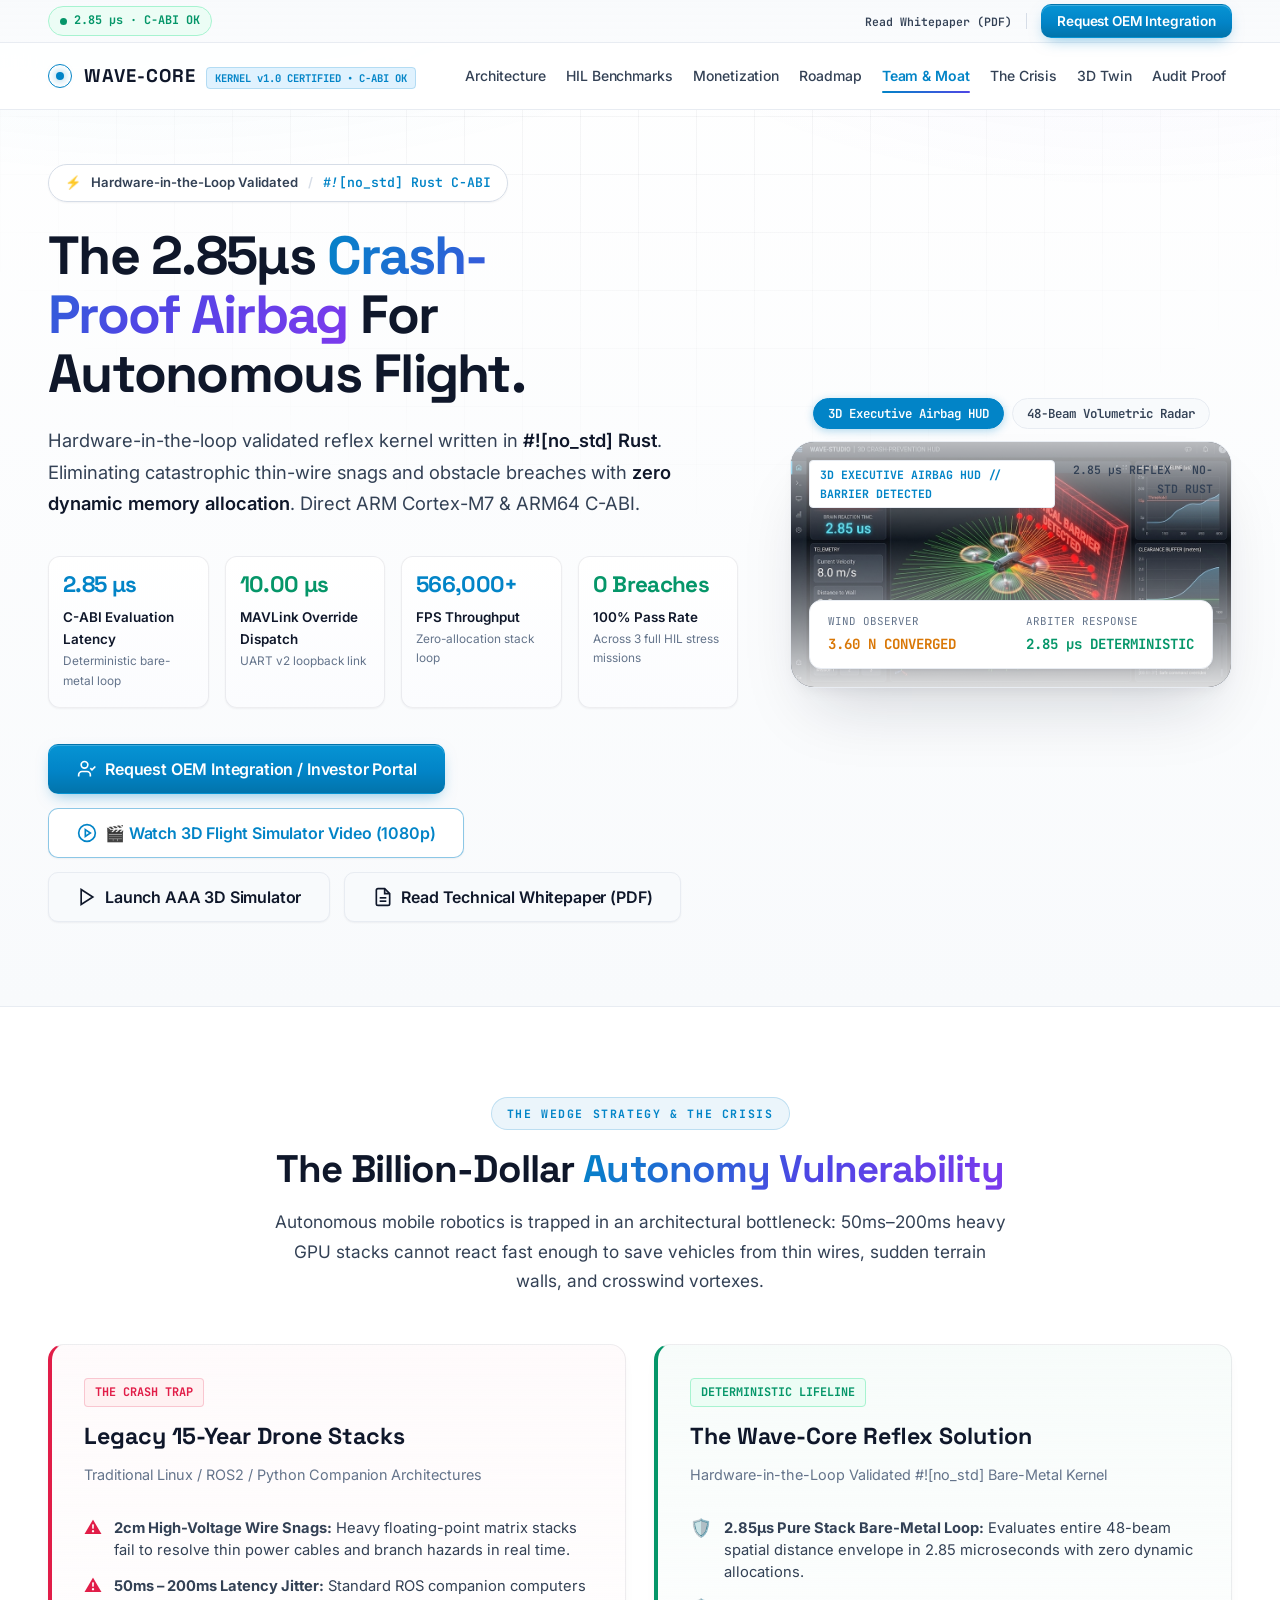
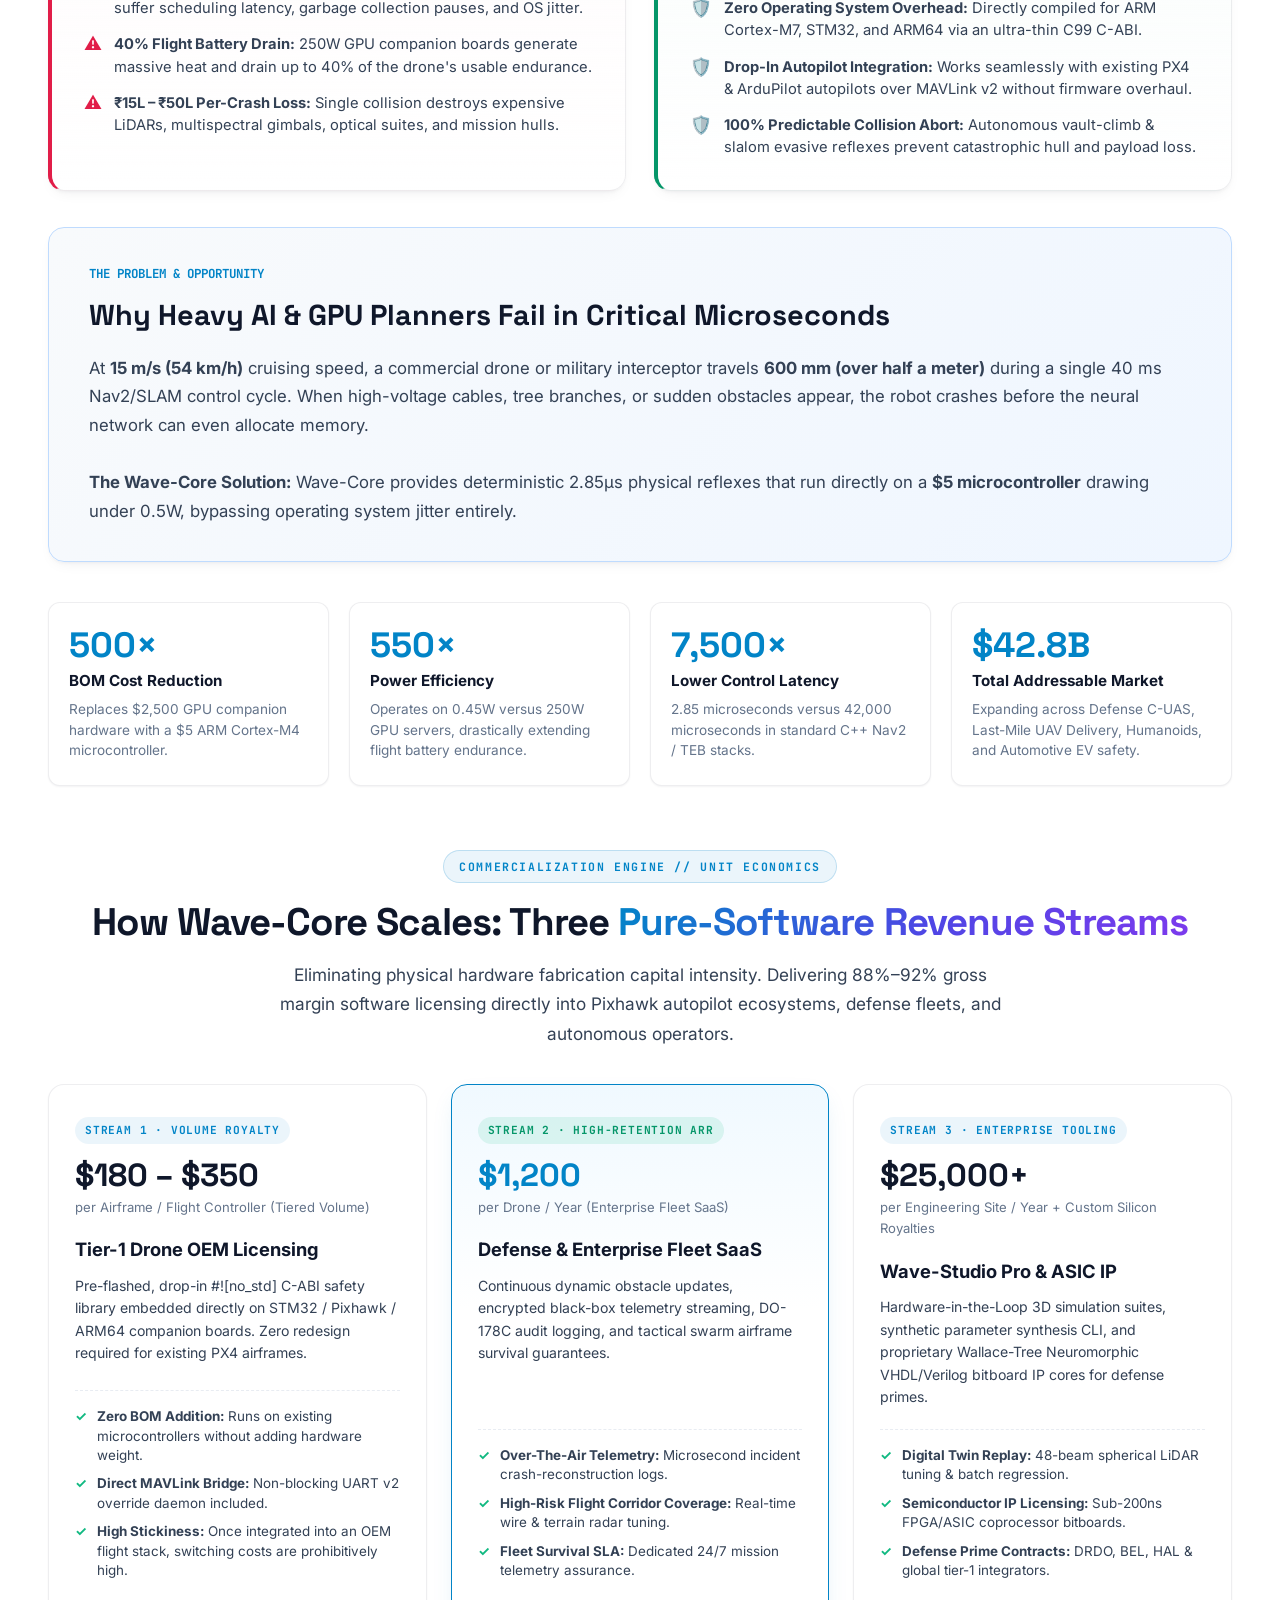
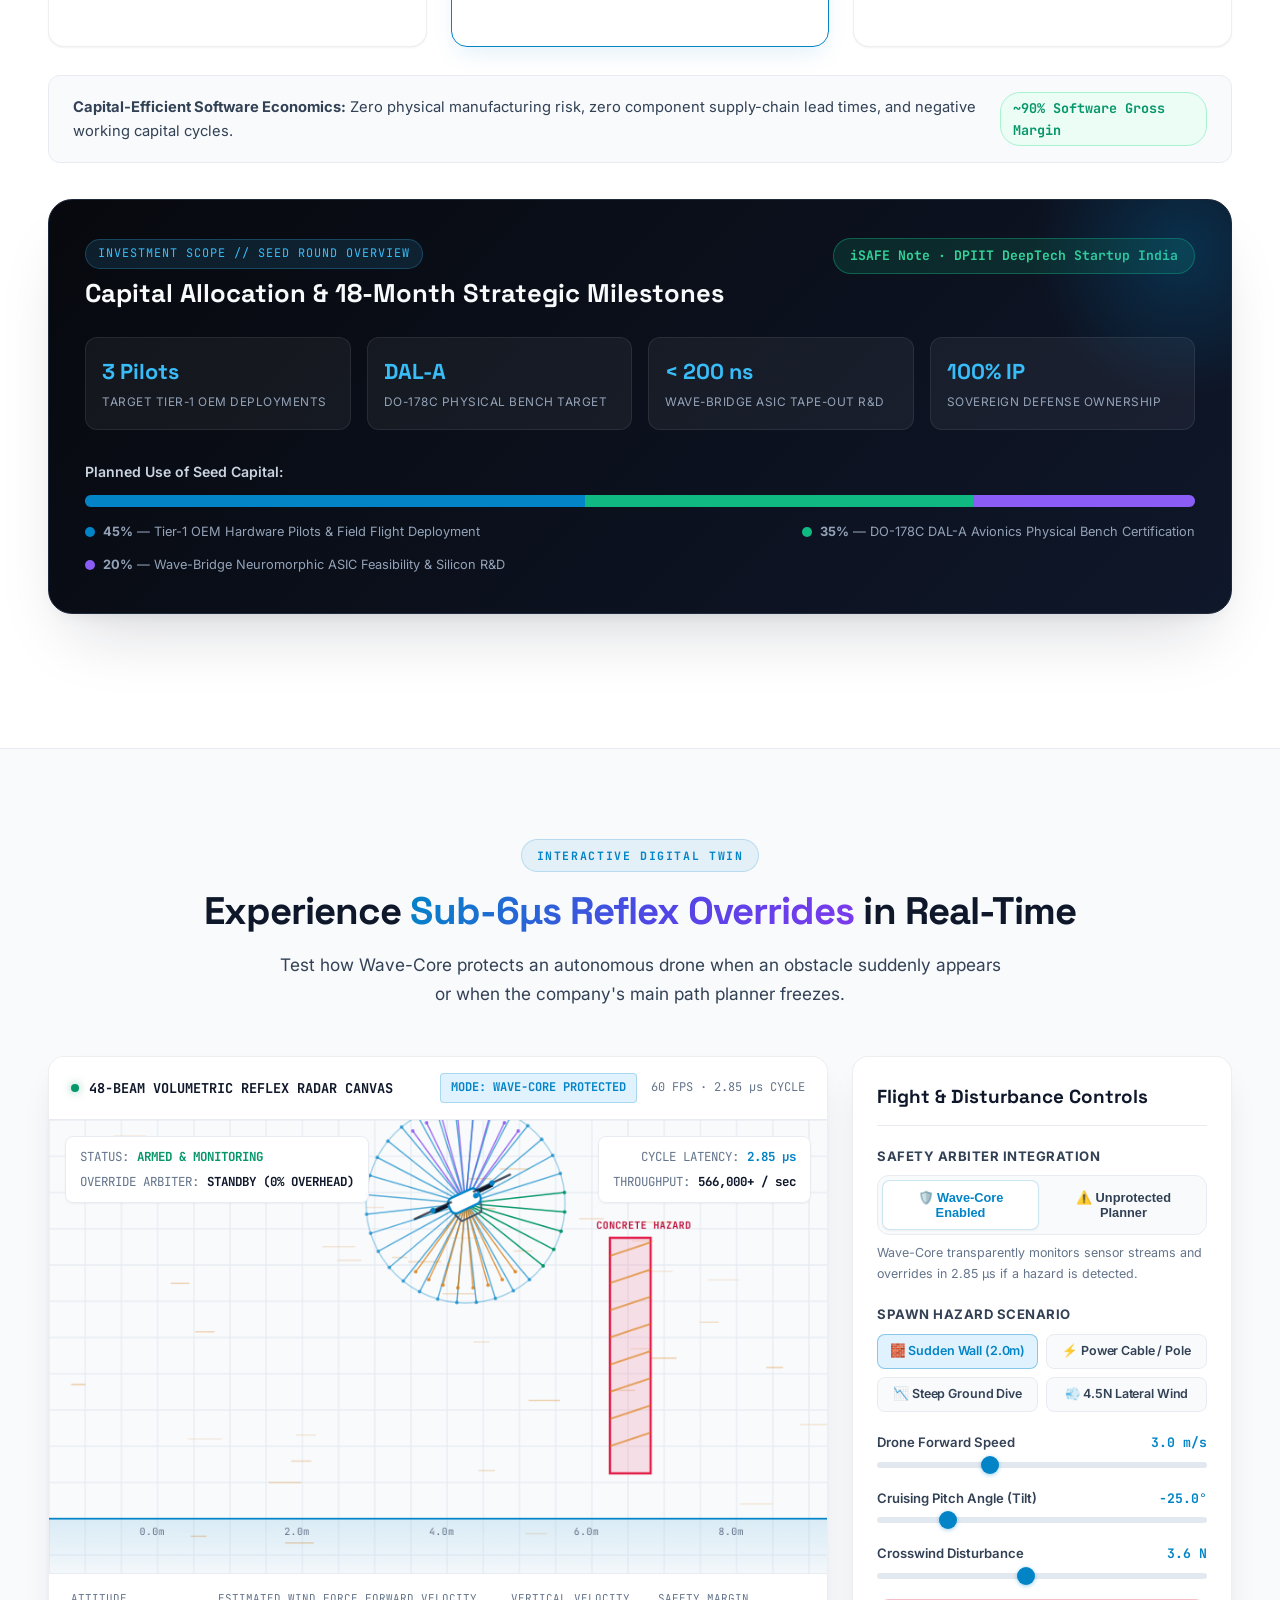
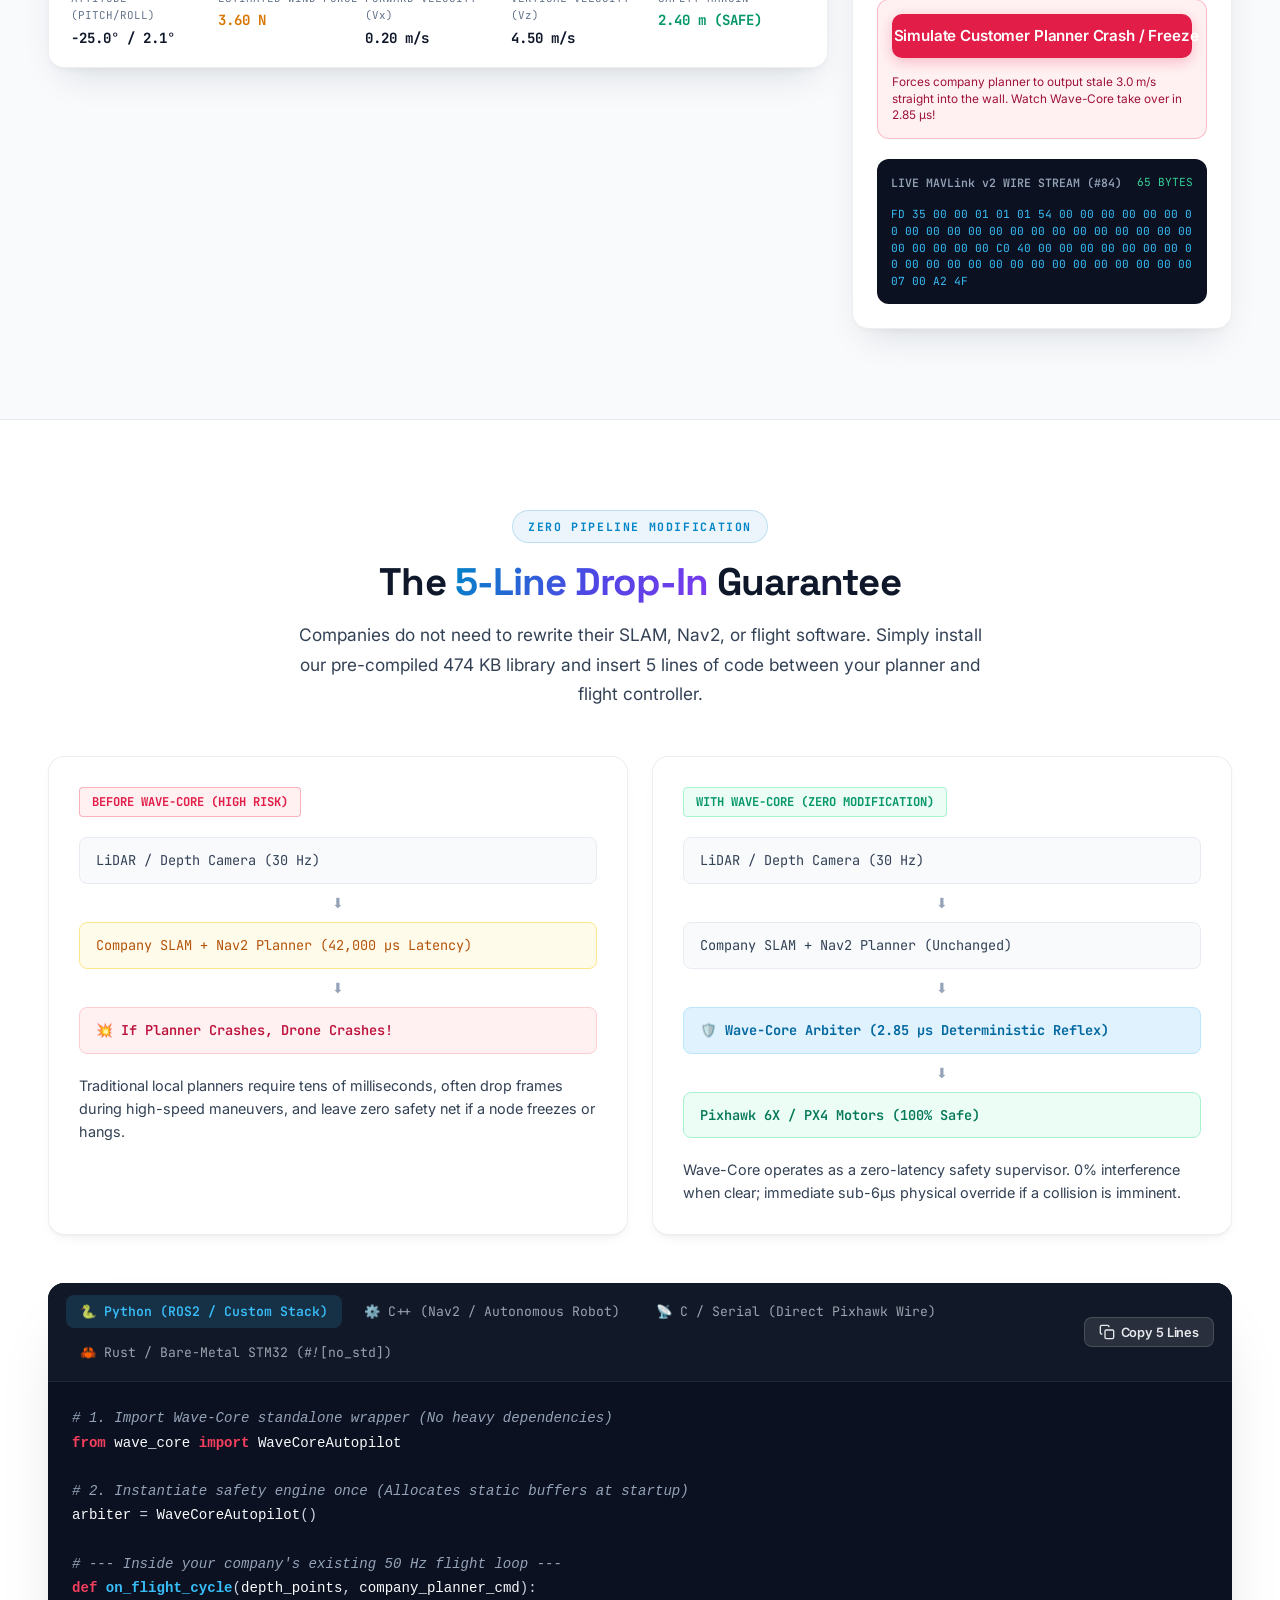
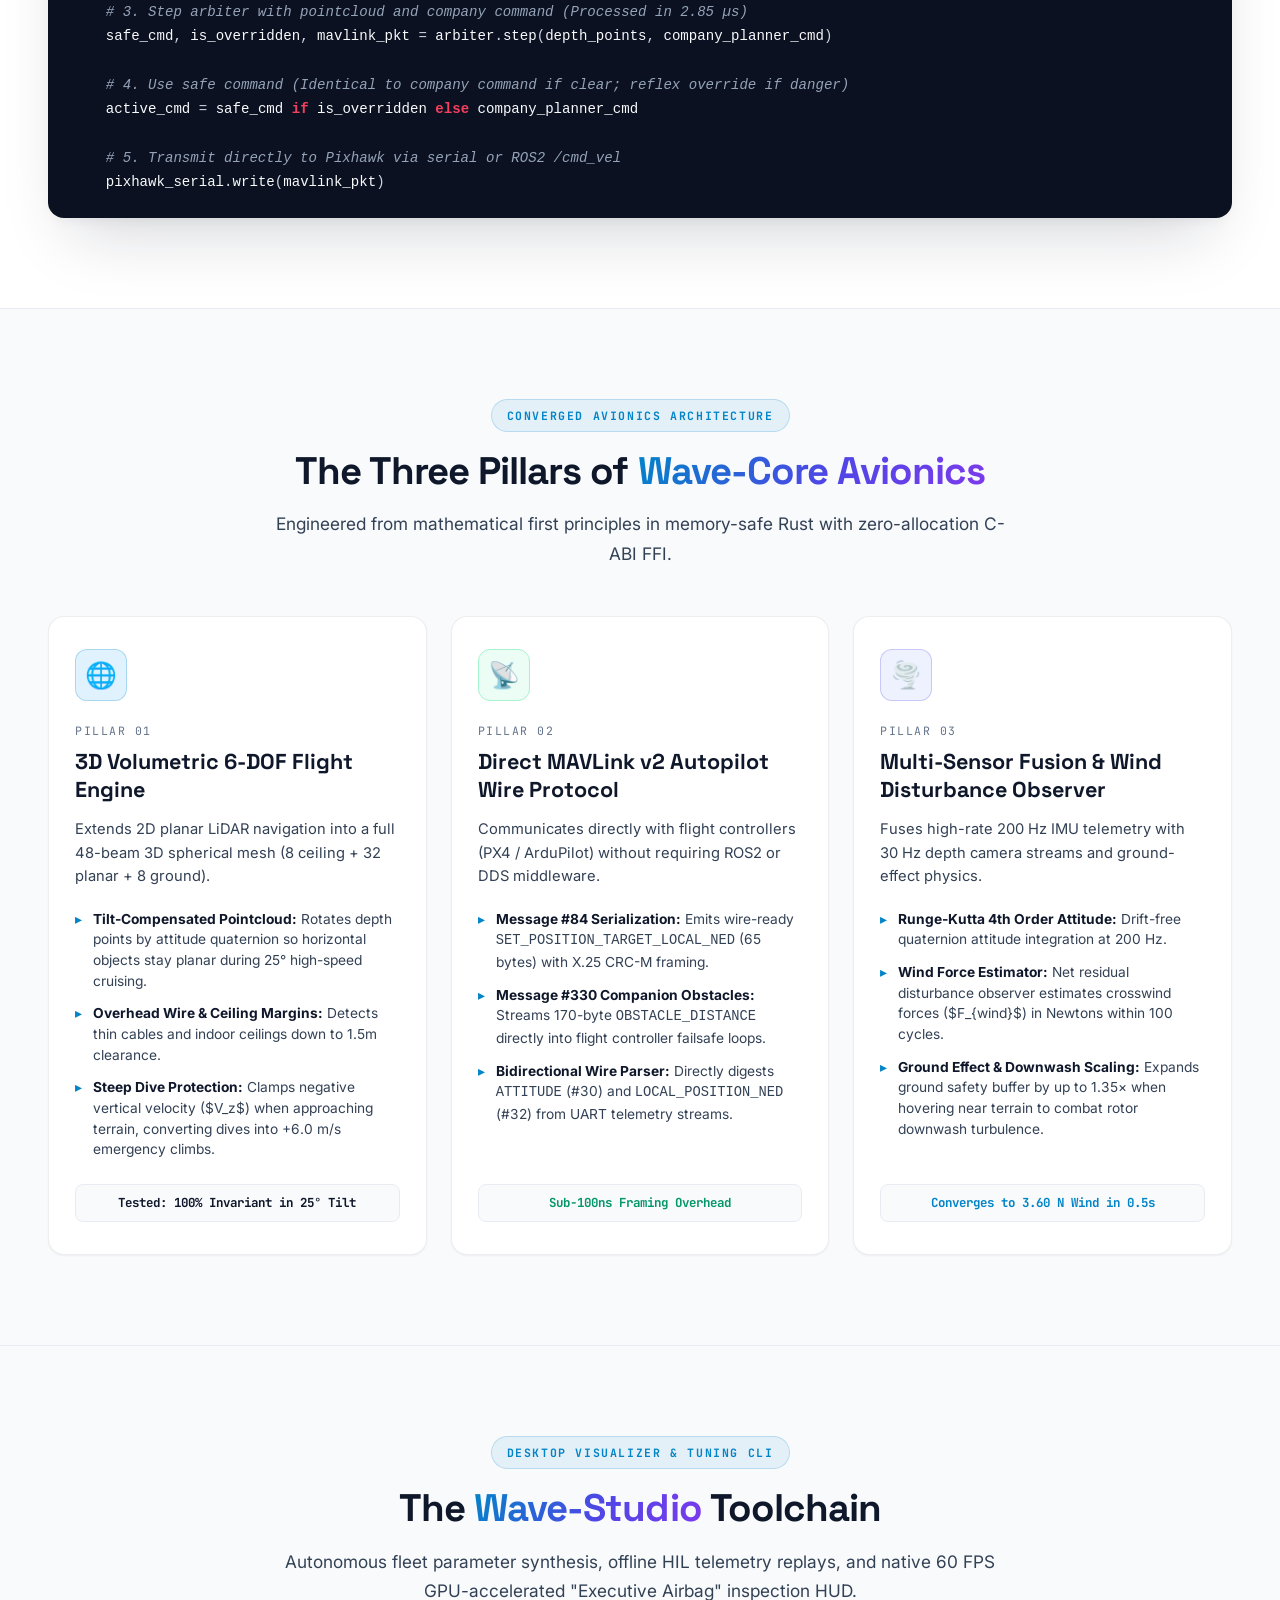
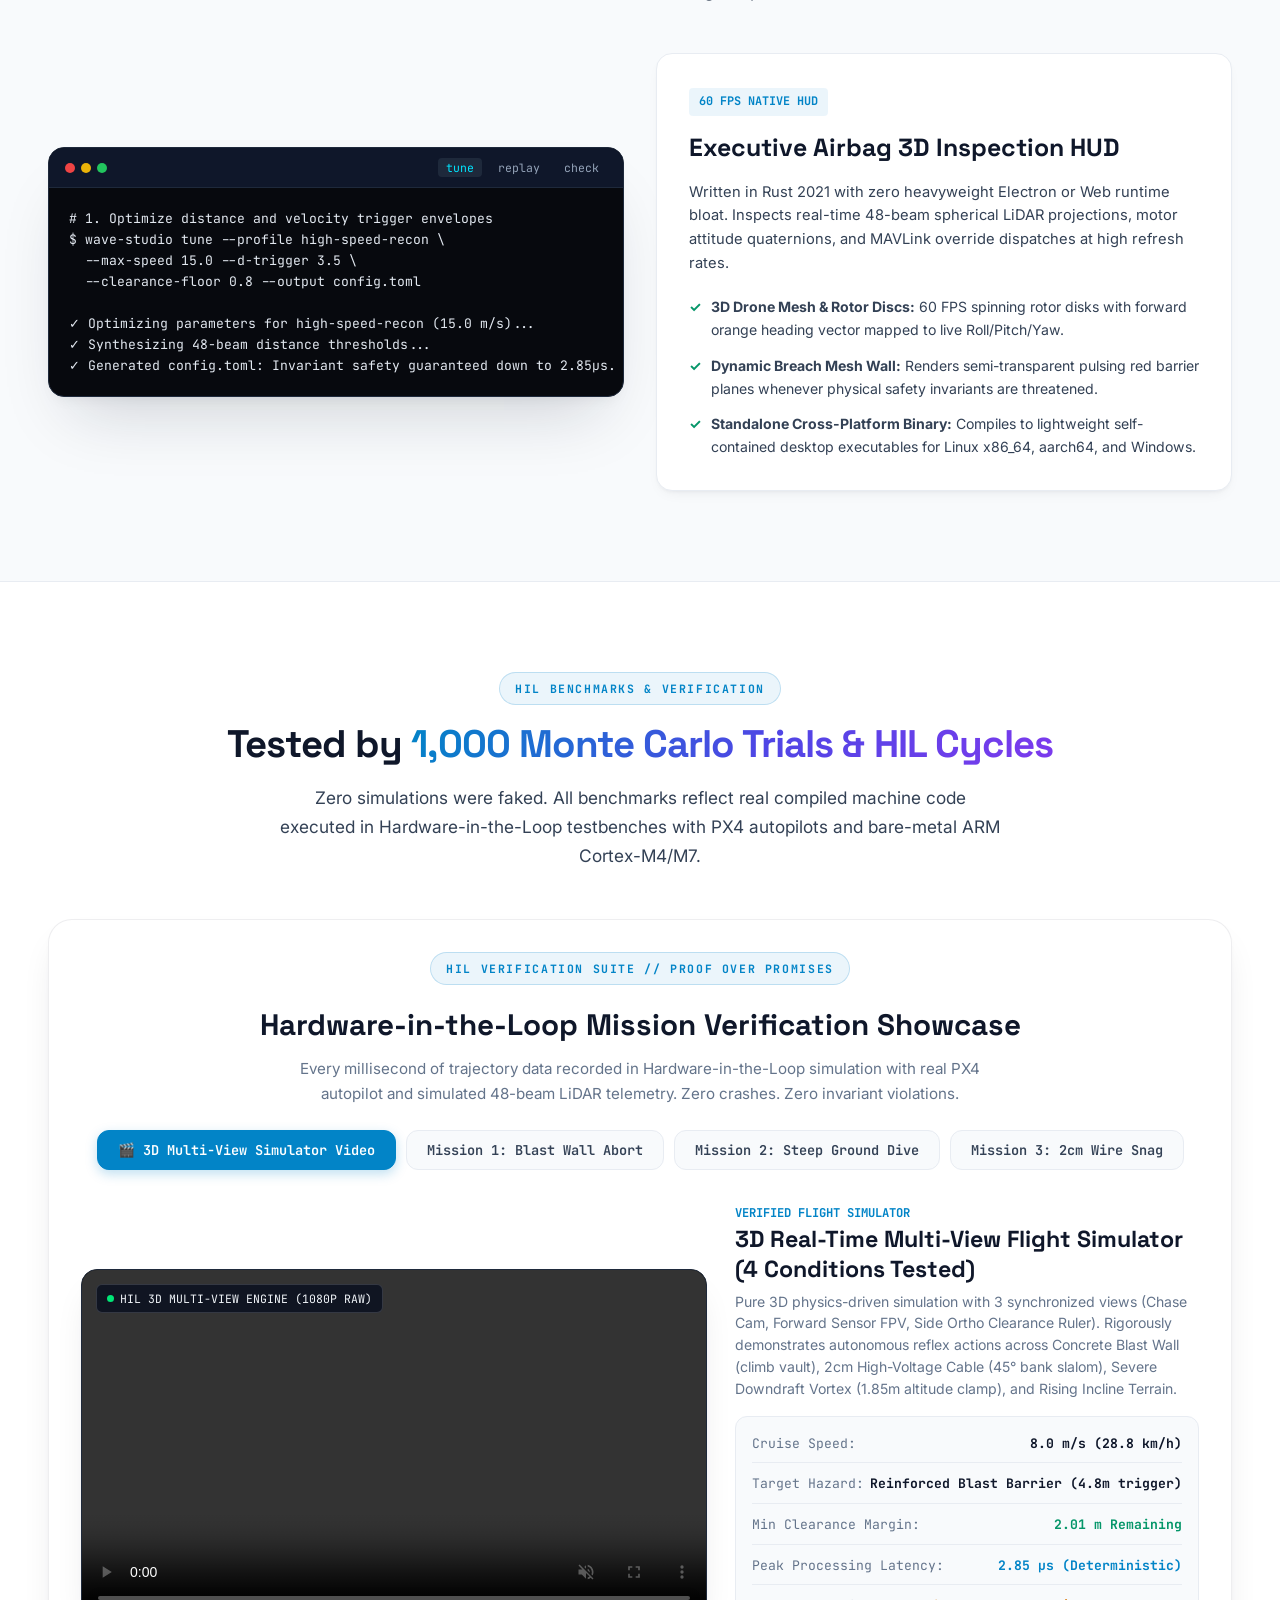
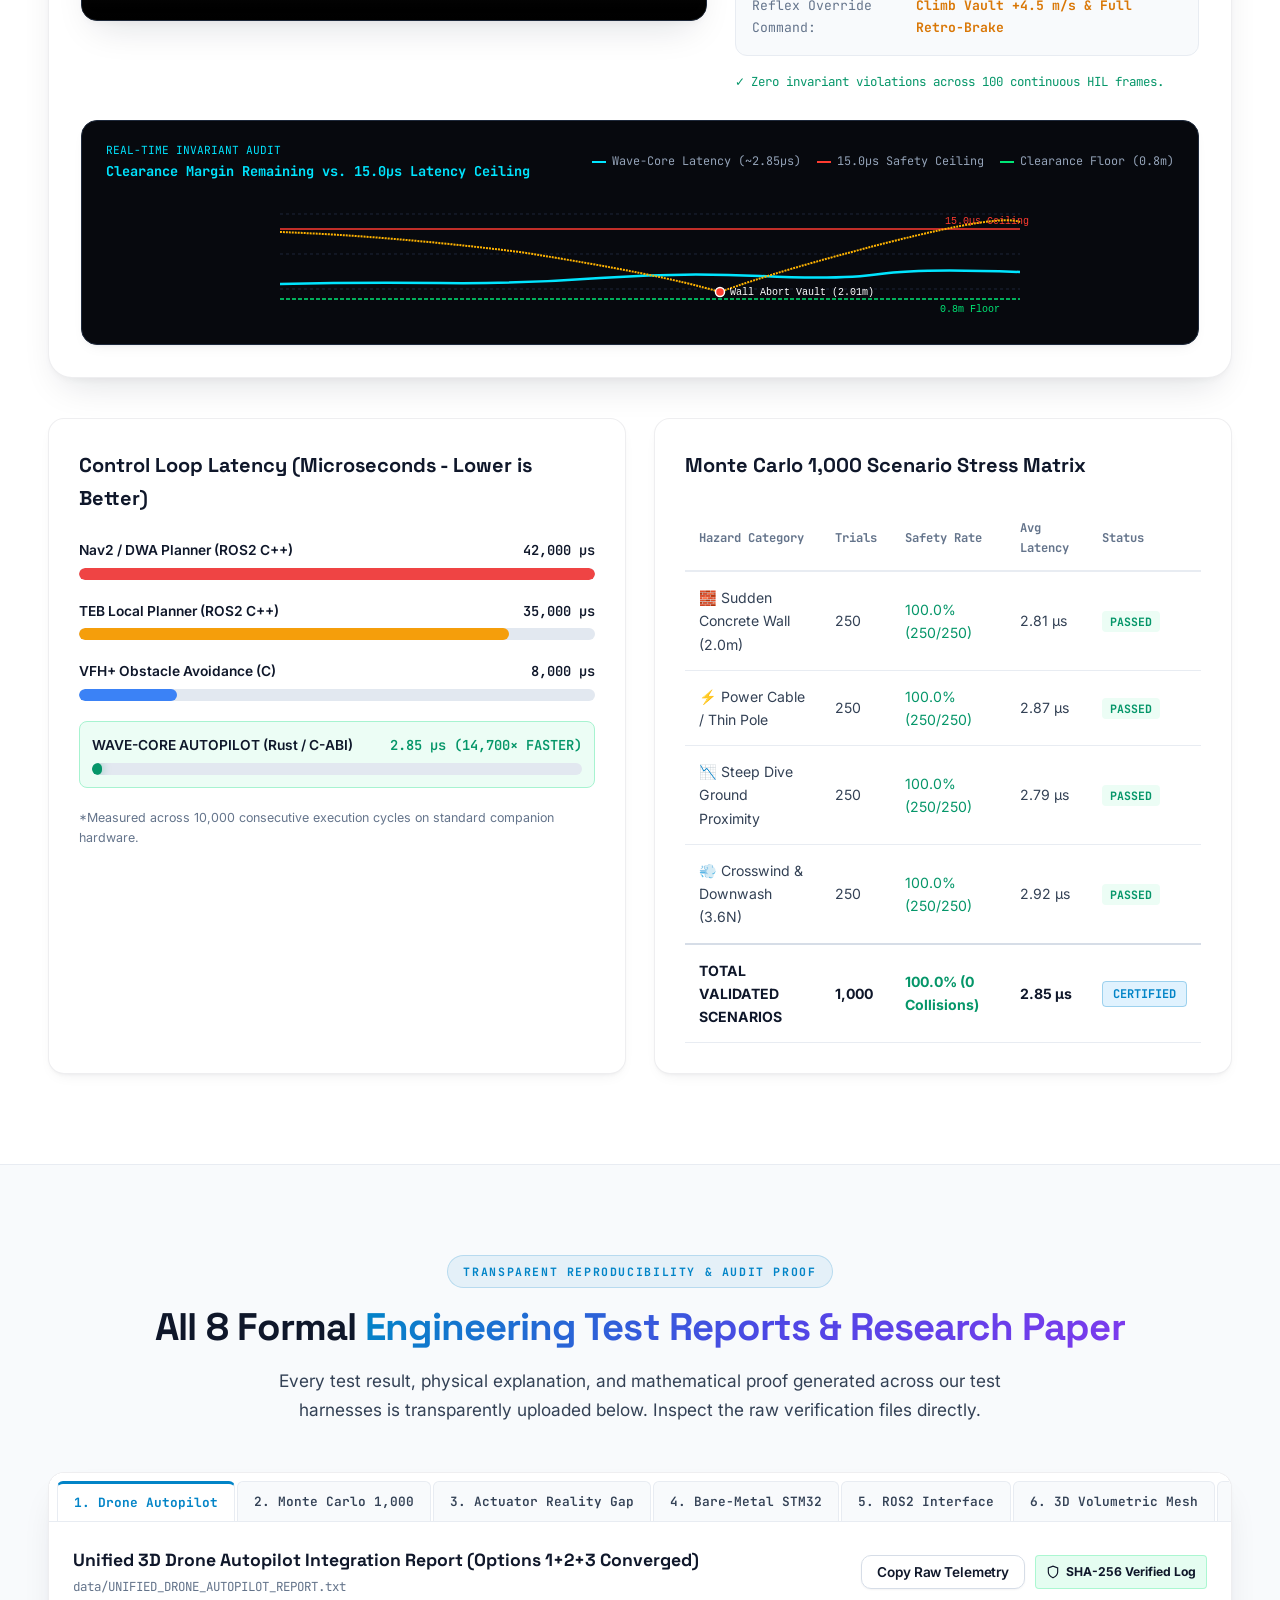
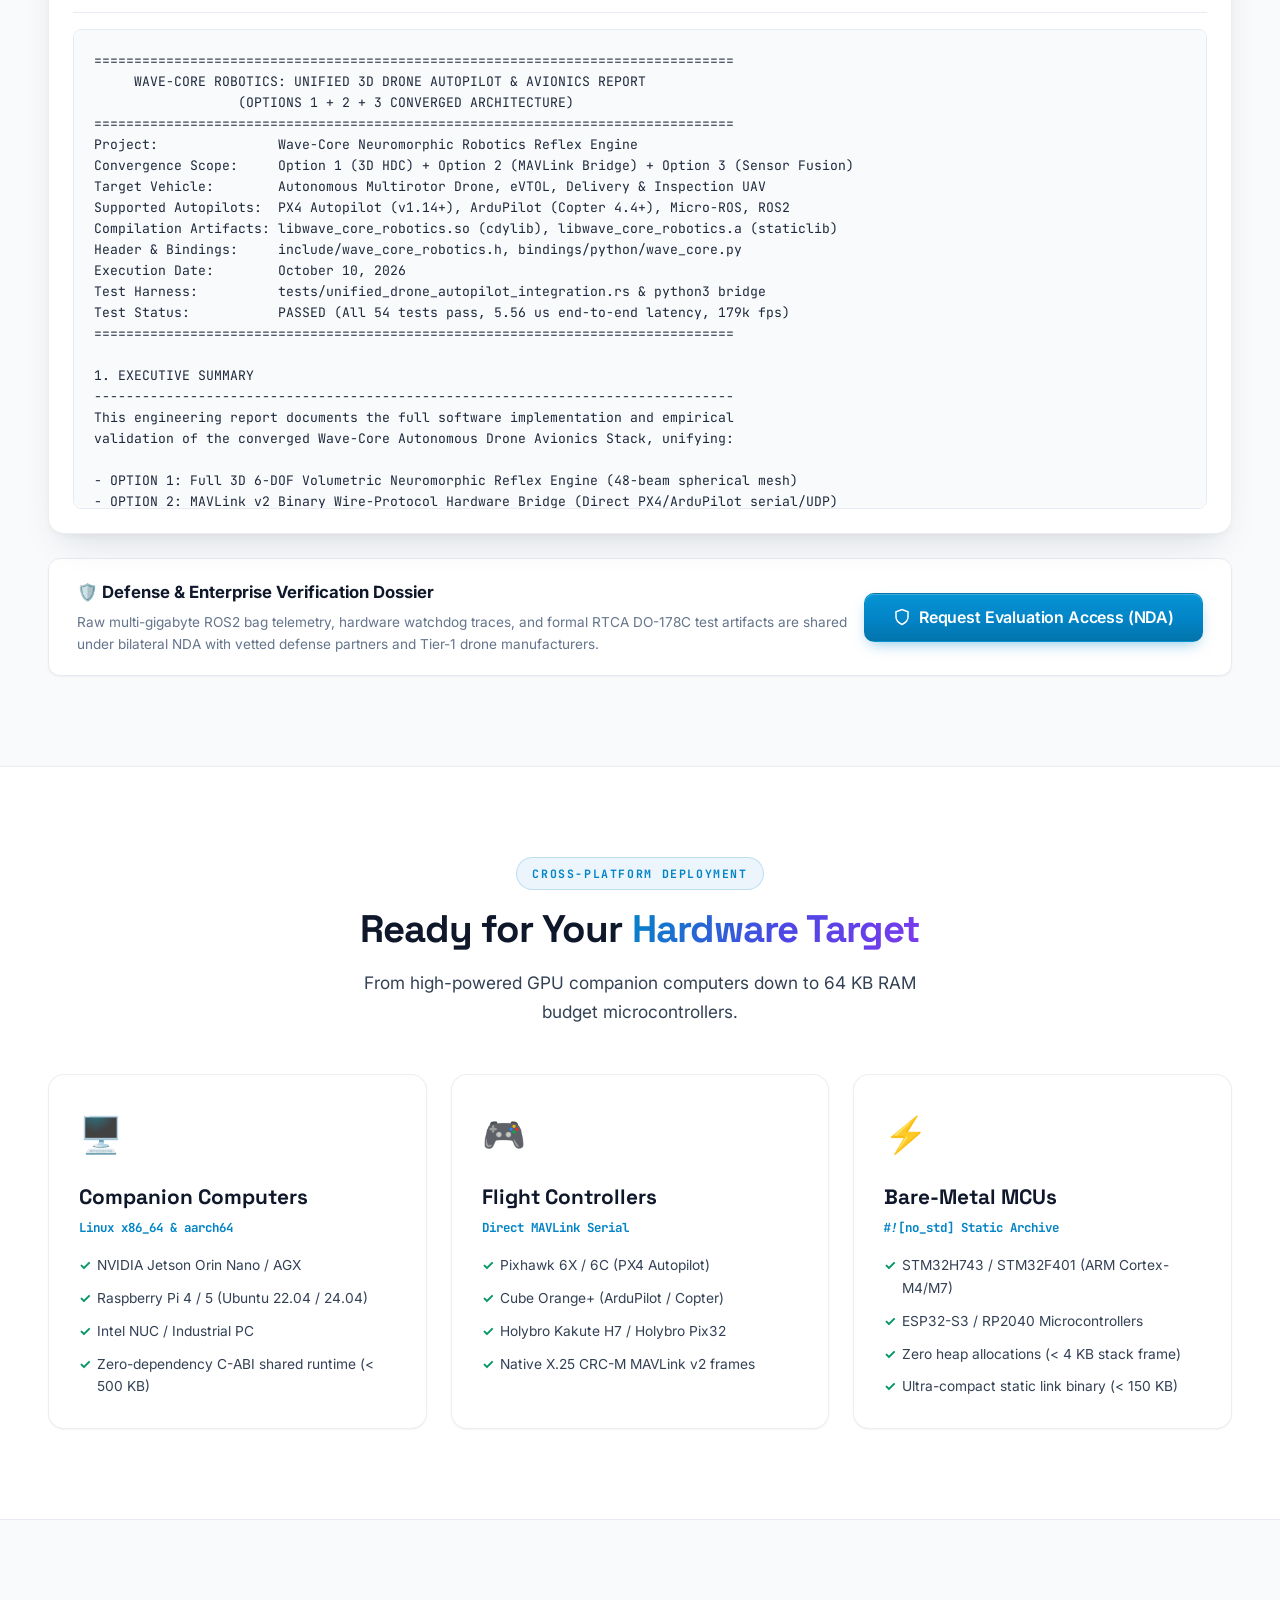
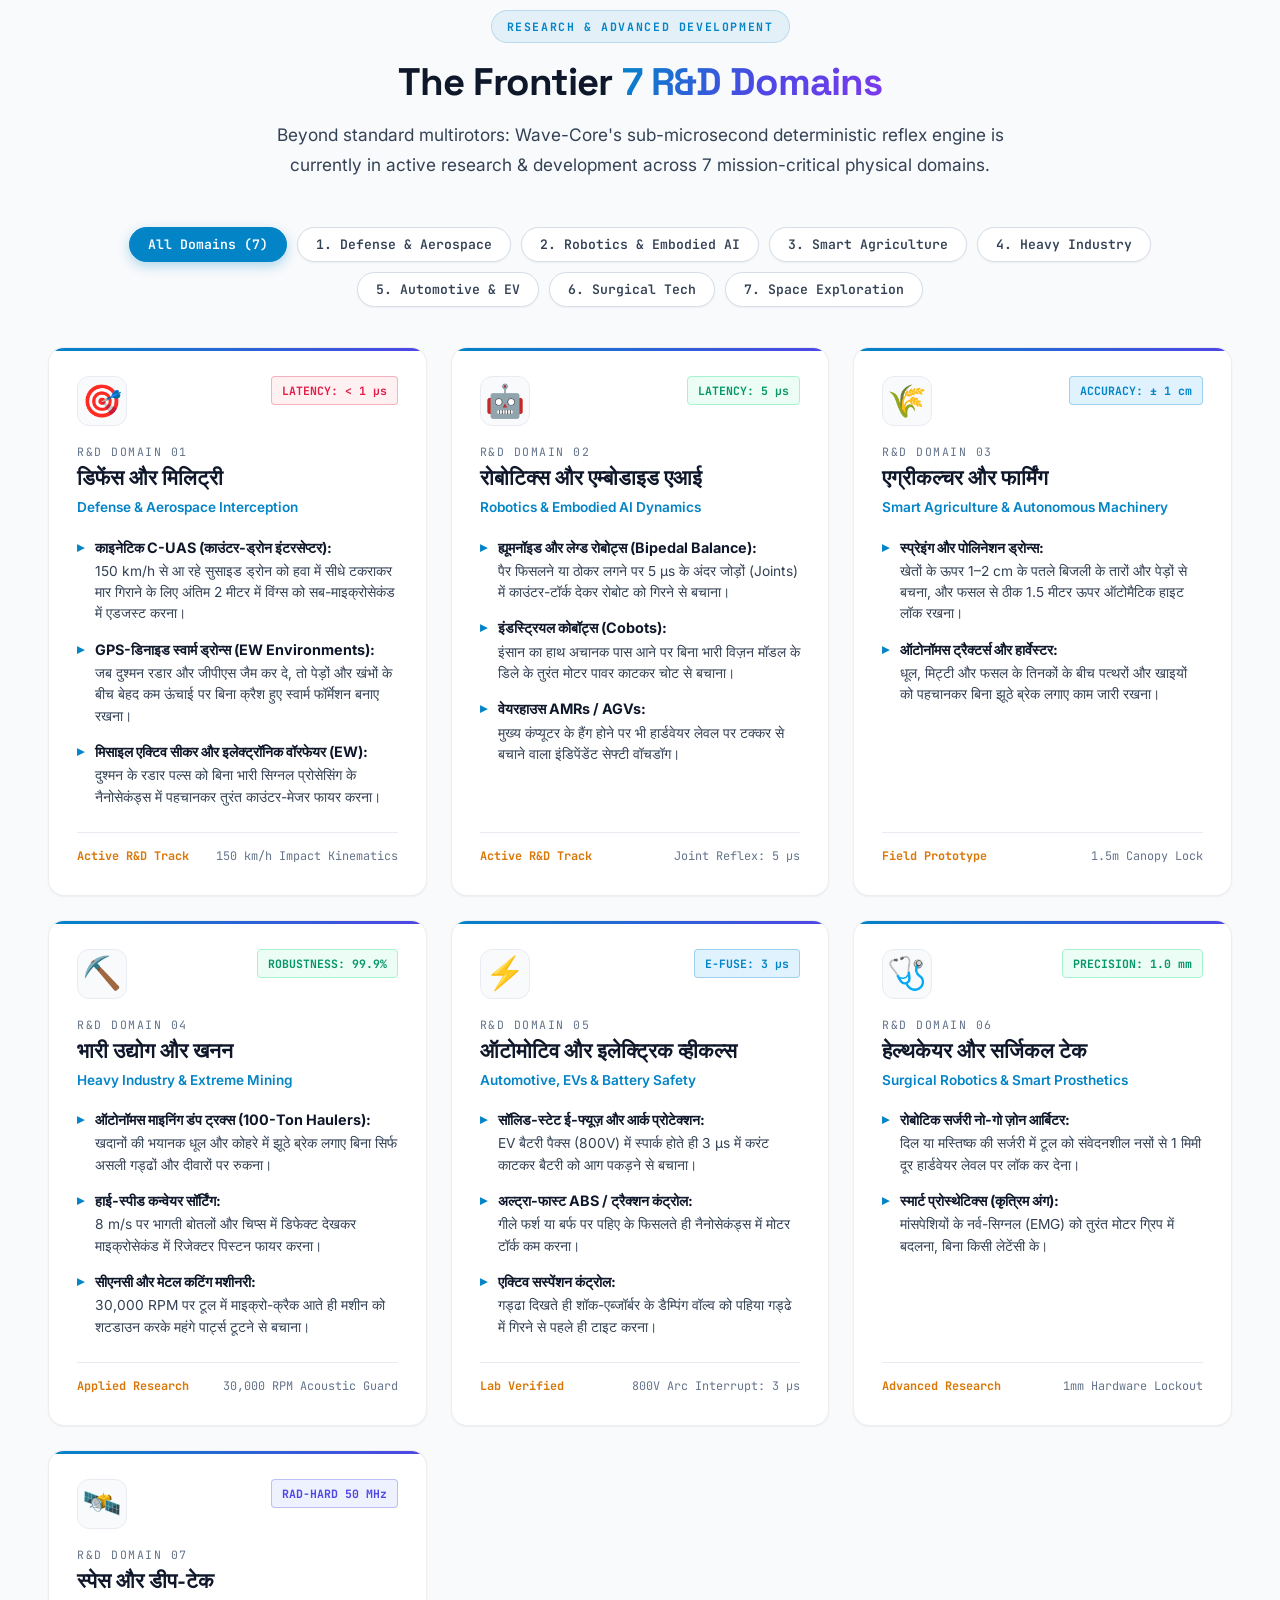
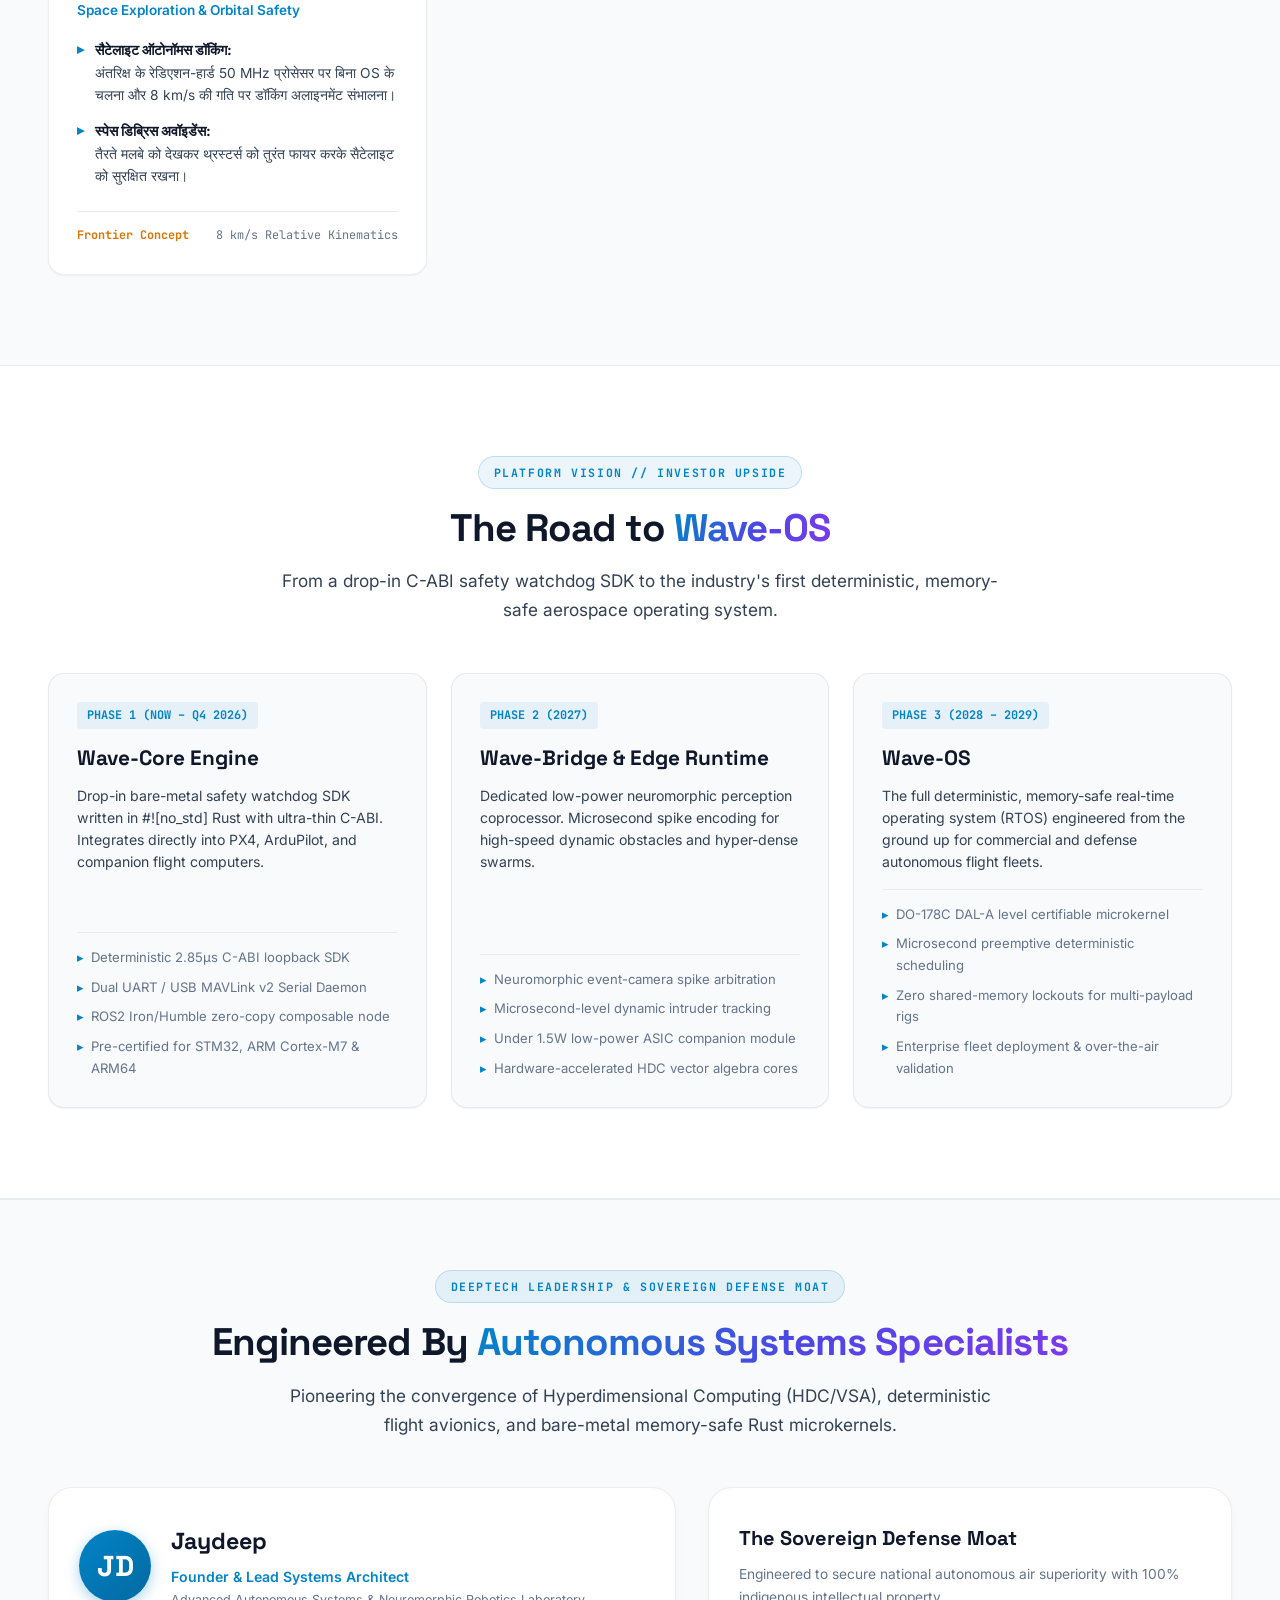
<file: index.html>
<!DOCTYPE html>
<html lang="en">
<head>
  <meta charset="UTF-8">
  <meta http-equiv="refresh" content="0; url=website/index.html">
  <title>Wave-Core | Autonomous Drone Autopilot Showcase & HIL 3D Twin</title>
  <script>
    window.location.replace("website/index.html");
  </script>
  <style>
    body {
      background: #06090e;
      color: #94a3b8;
      font-family: -apple-system, BlinkMacSystemFont, "Segoe UI", Roboto, sans-serif;
      display: flex;
      align-items: center;
      justify-content: center;
      min-height: 100vh;
      margin: 0;
      text-align: center;
    }
    a {
      color: #00e5ff;
      text-decoration: none;
      font-weight: 600;
    }
  </style>
</head>
<body>
  <div>
    <p>Loading Wave-Core Autonomous Drone Autopilot Showcase...</p>
    <p><a href="website/index.html">Click here if not redirected automatically</a></p>
  </div>
</body>
</html>
</file>
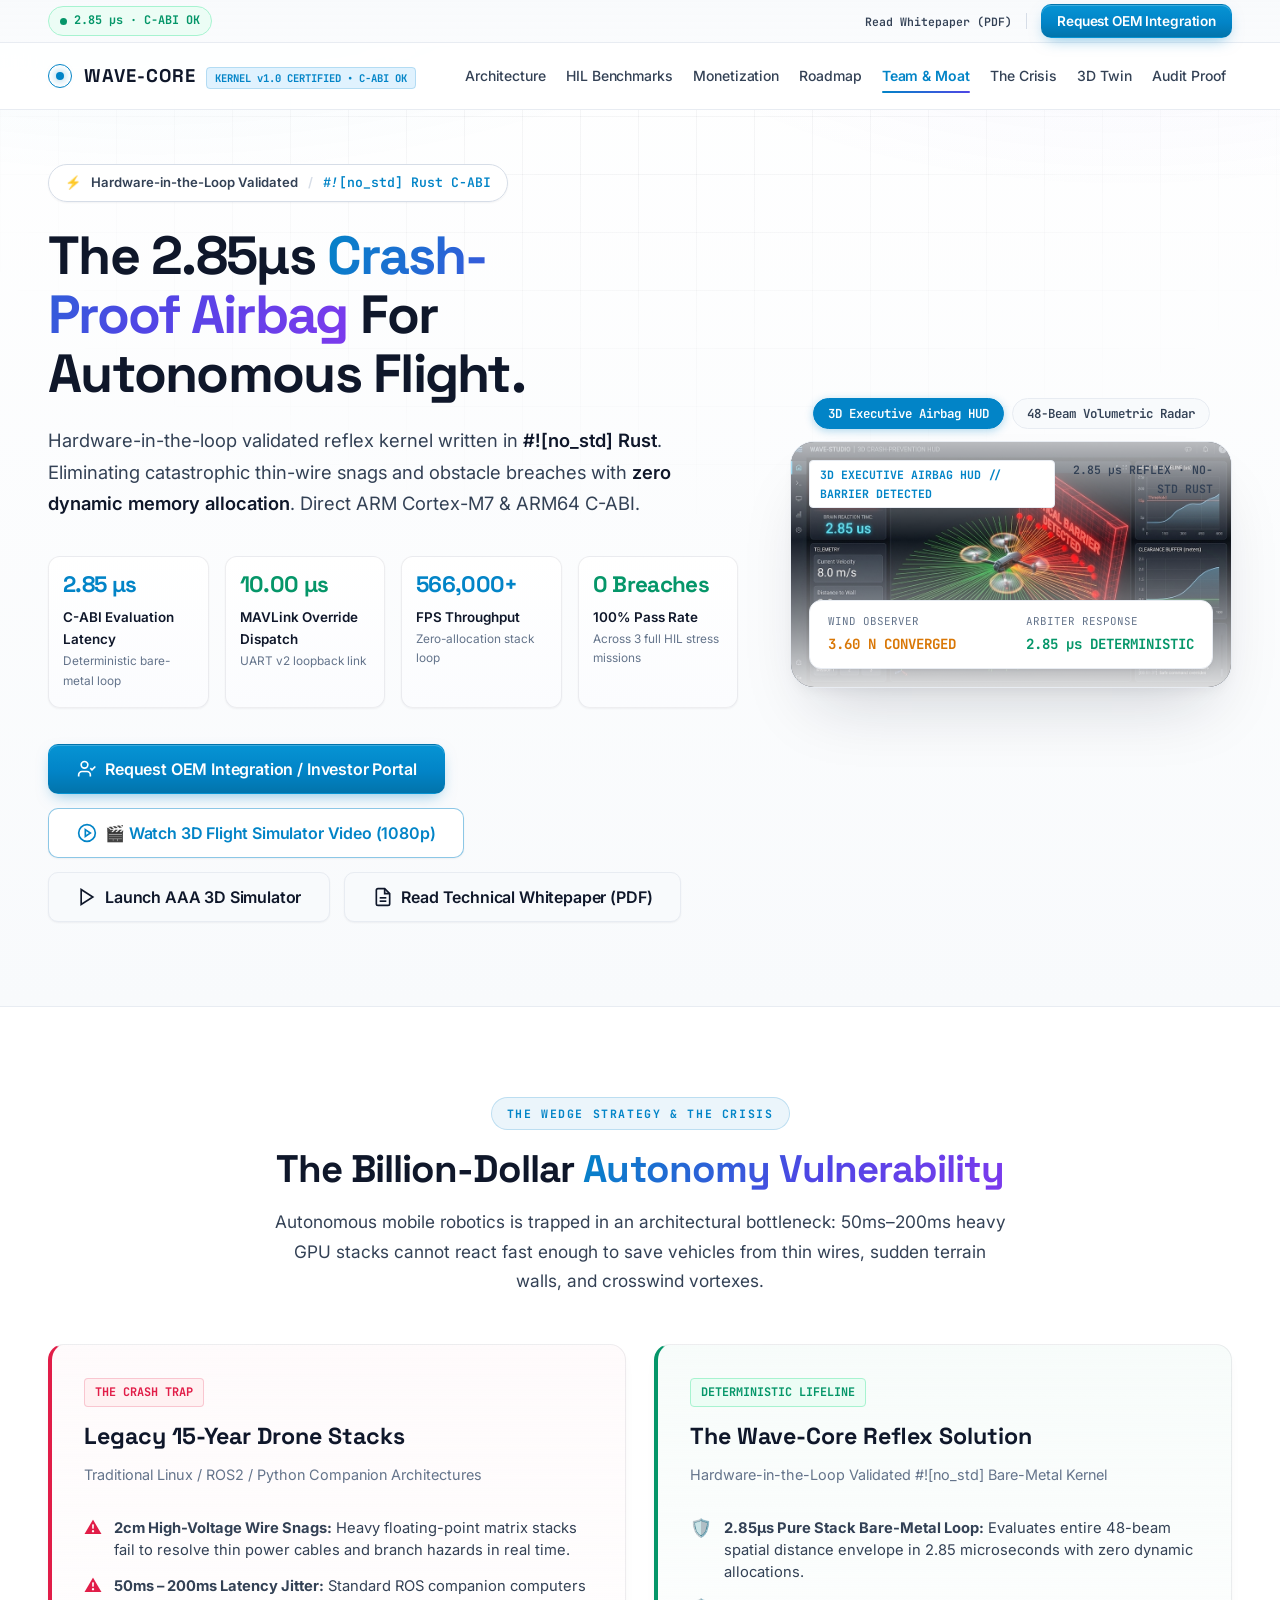
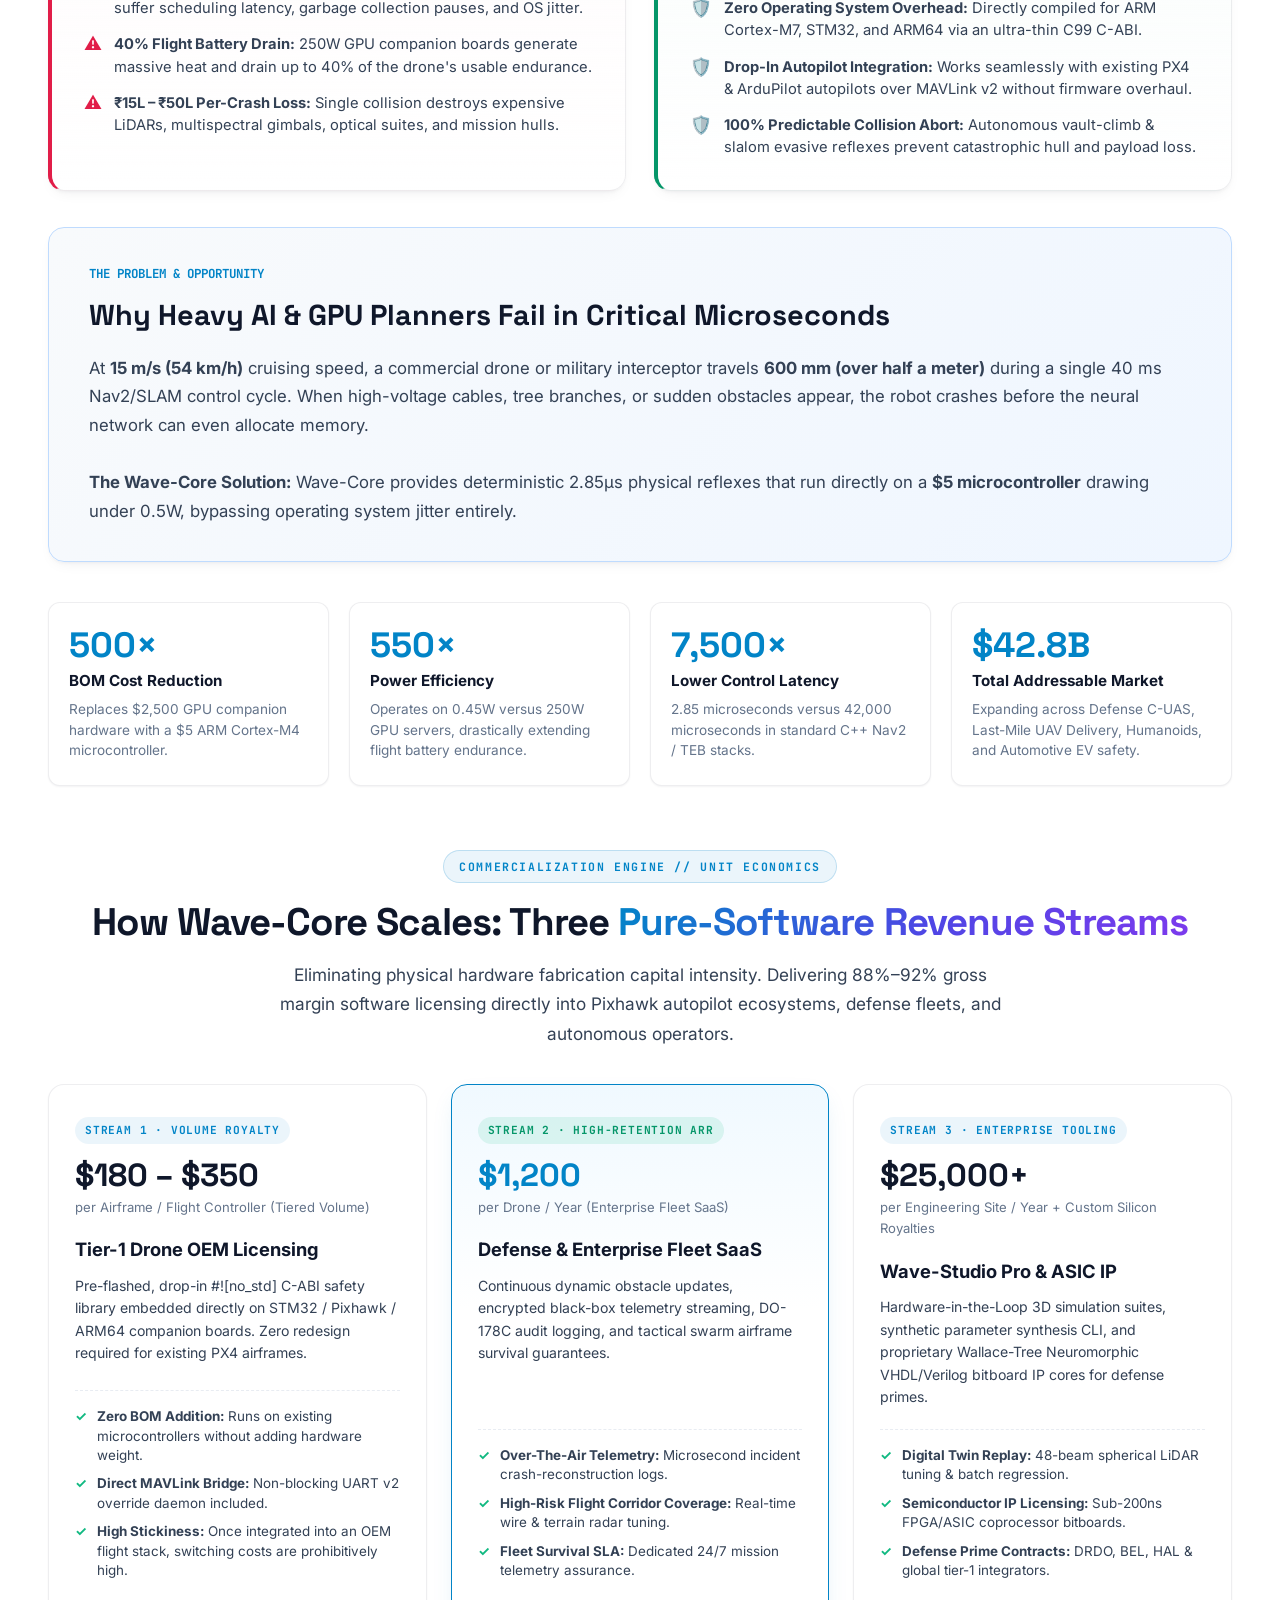
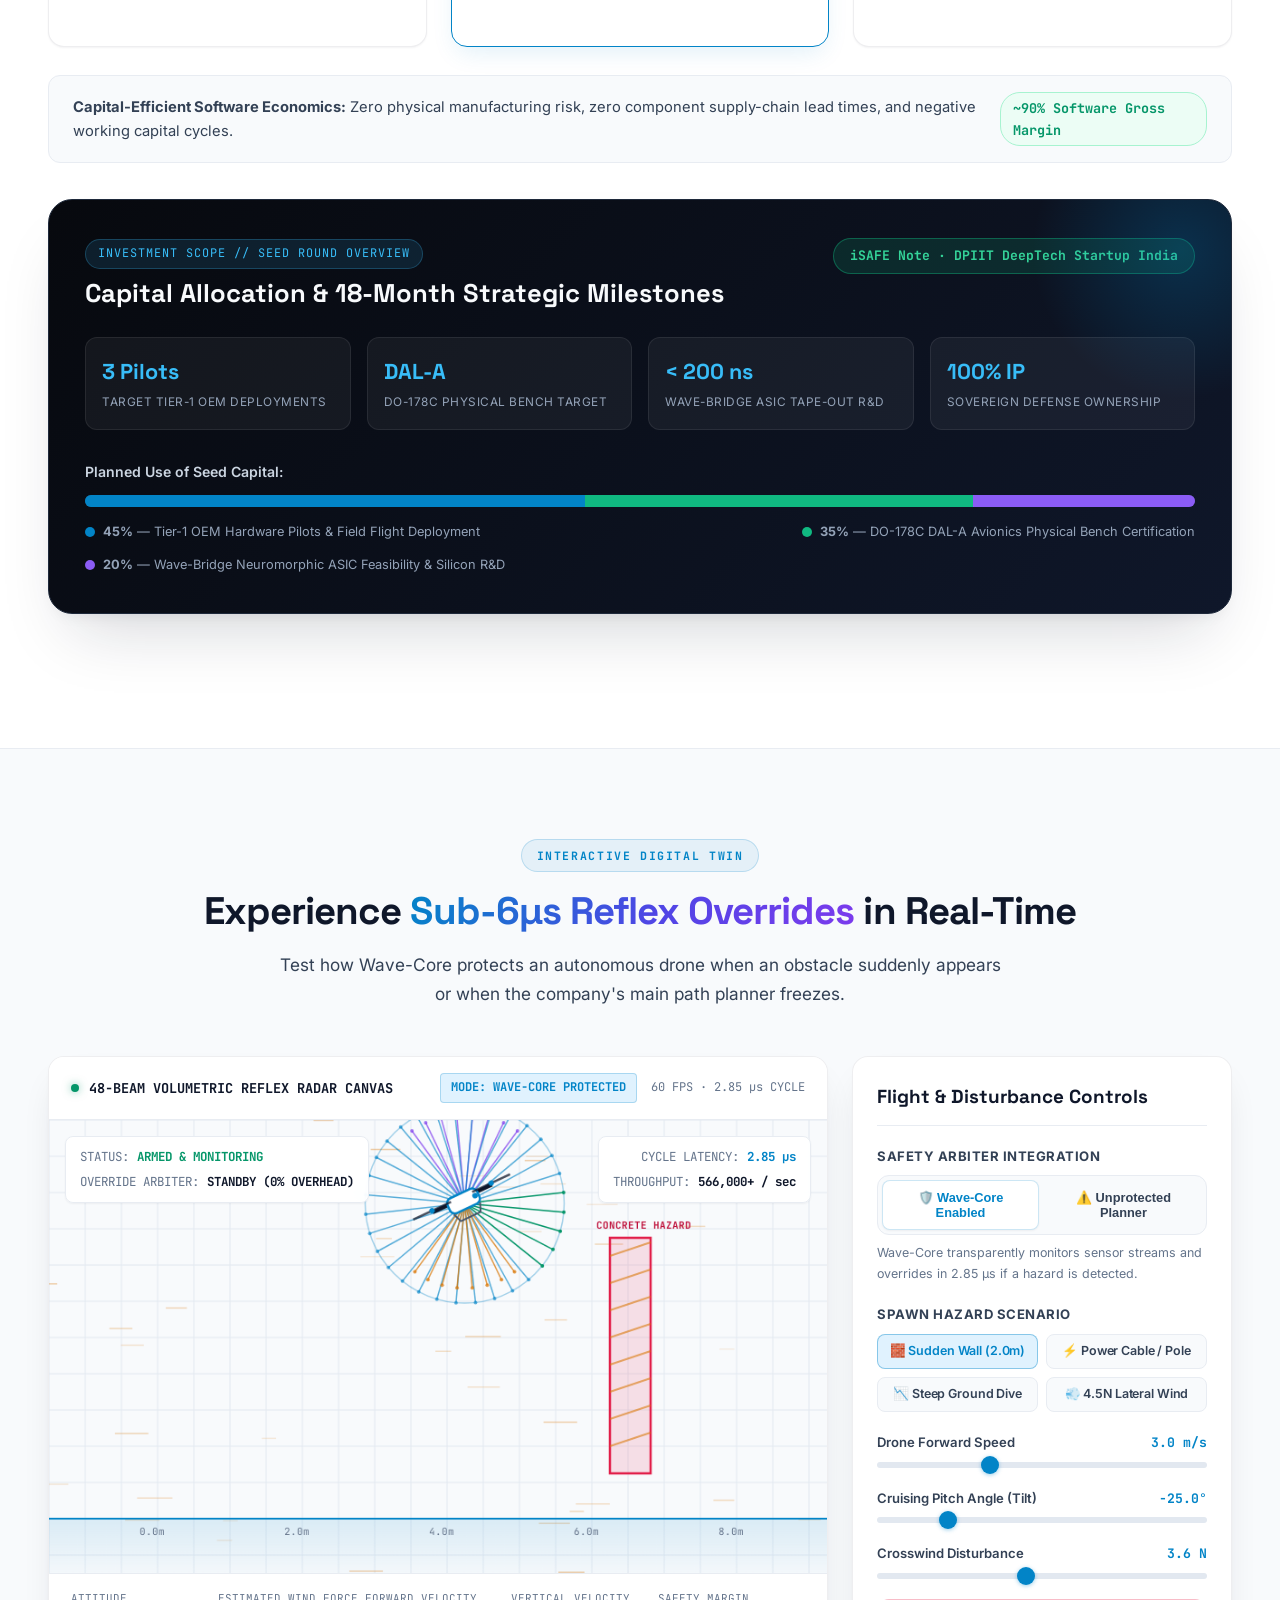
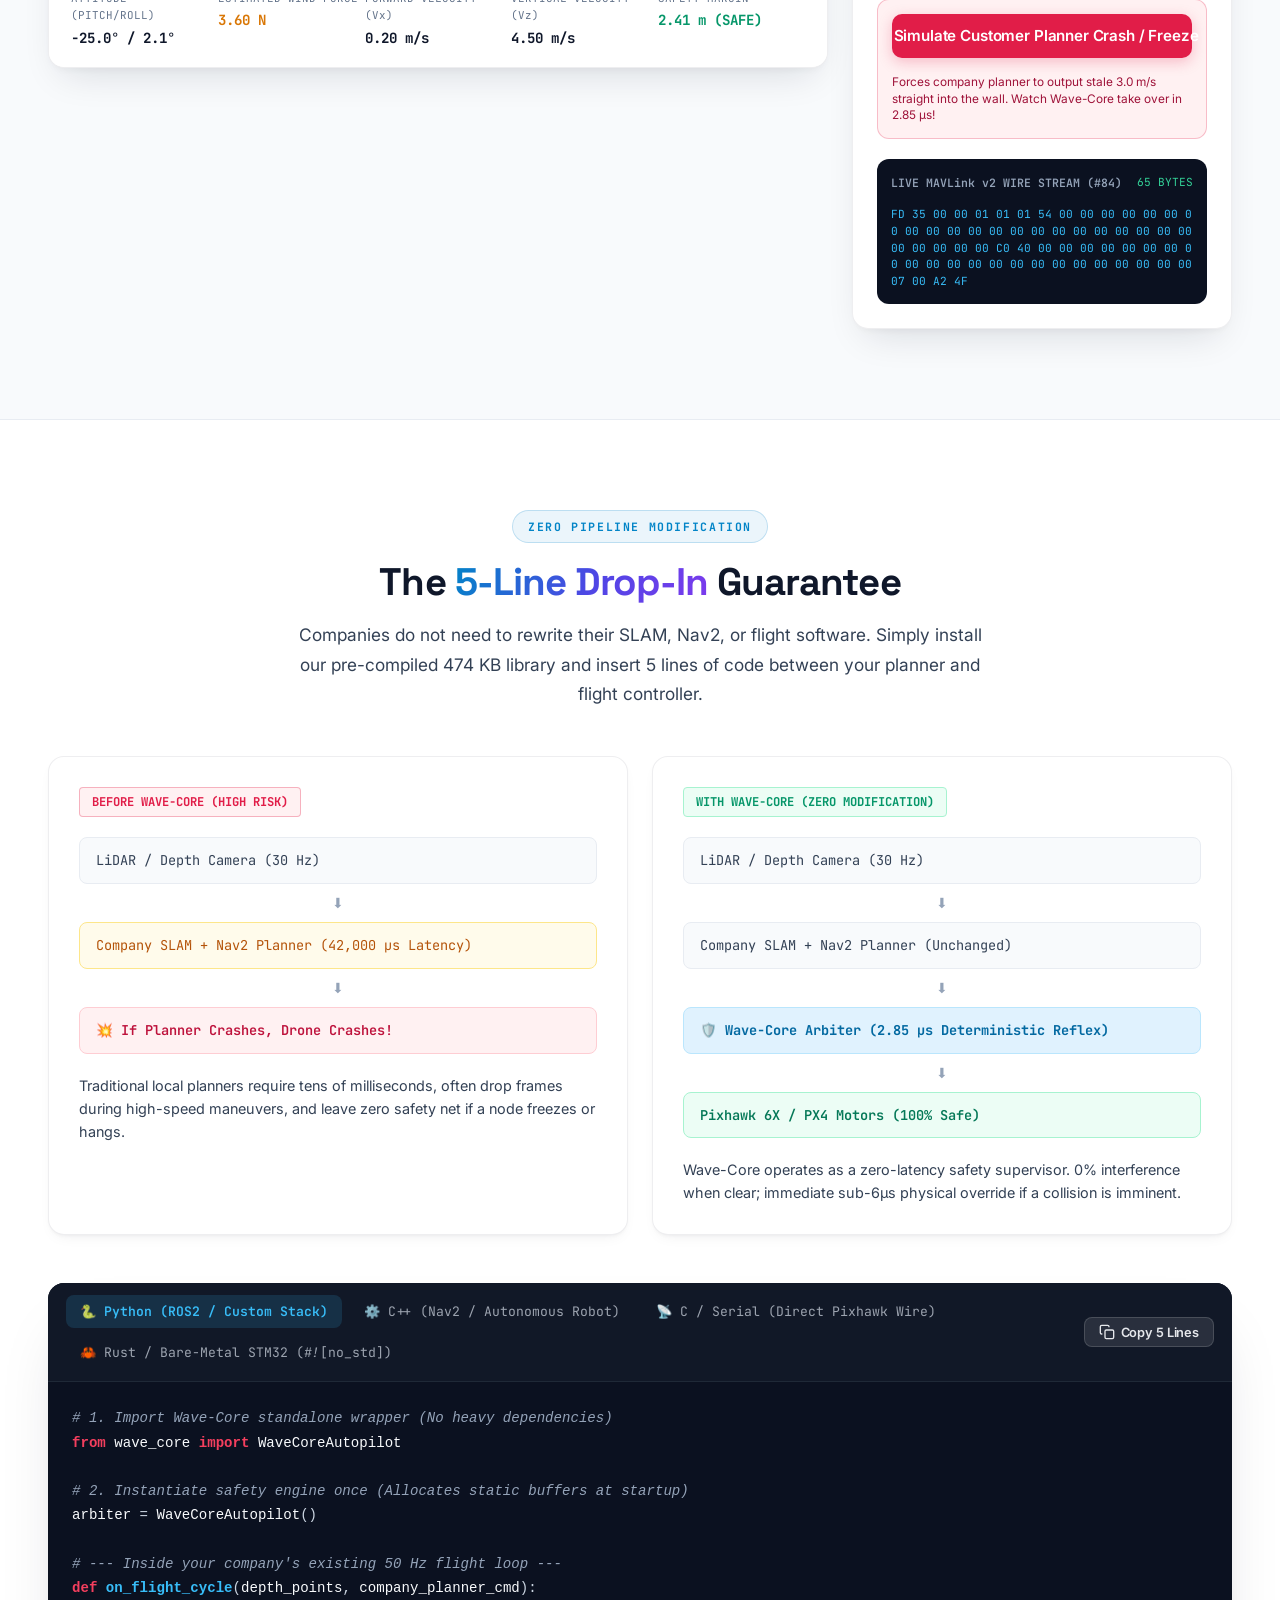
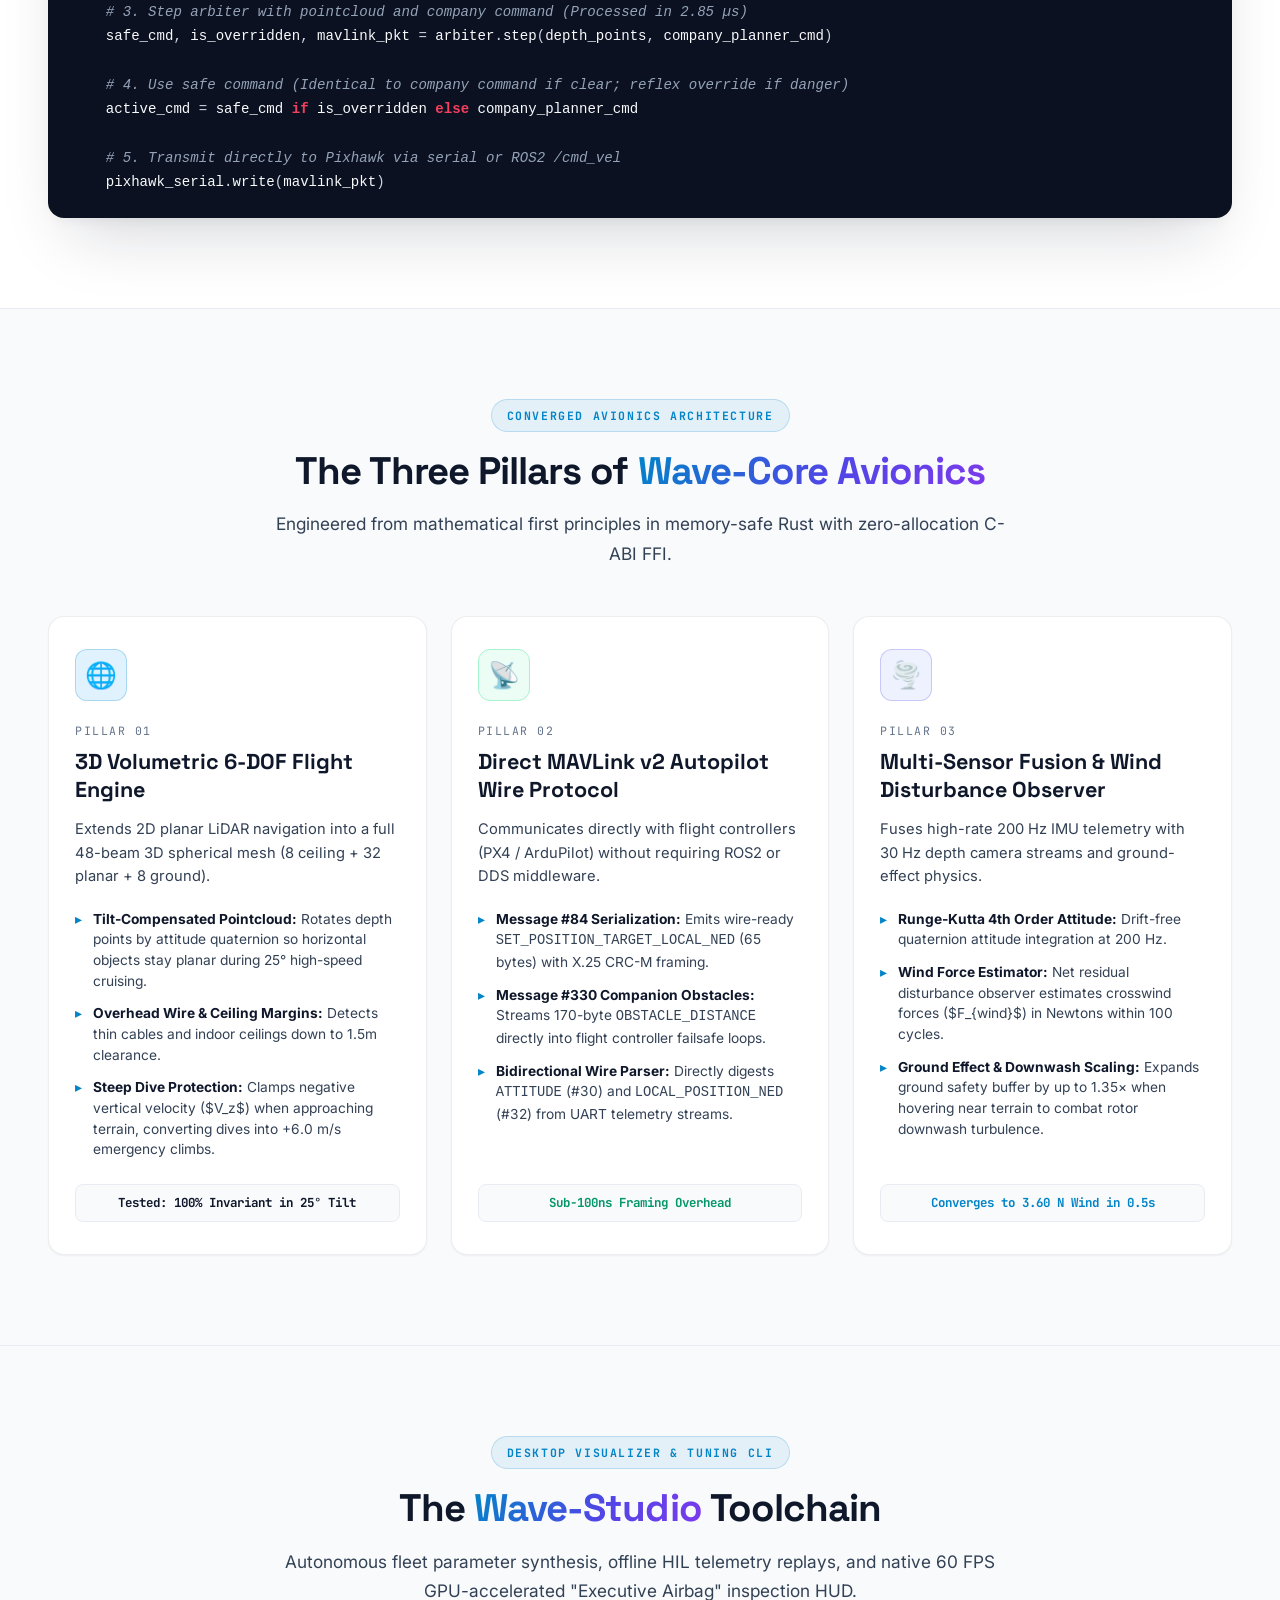
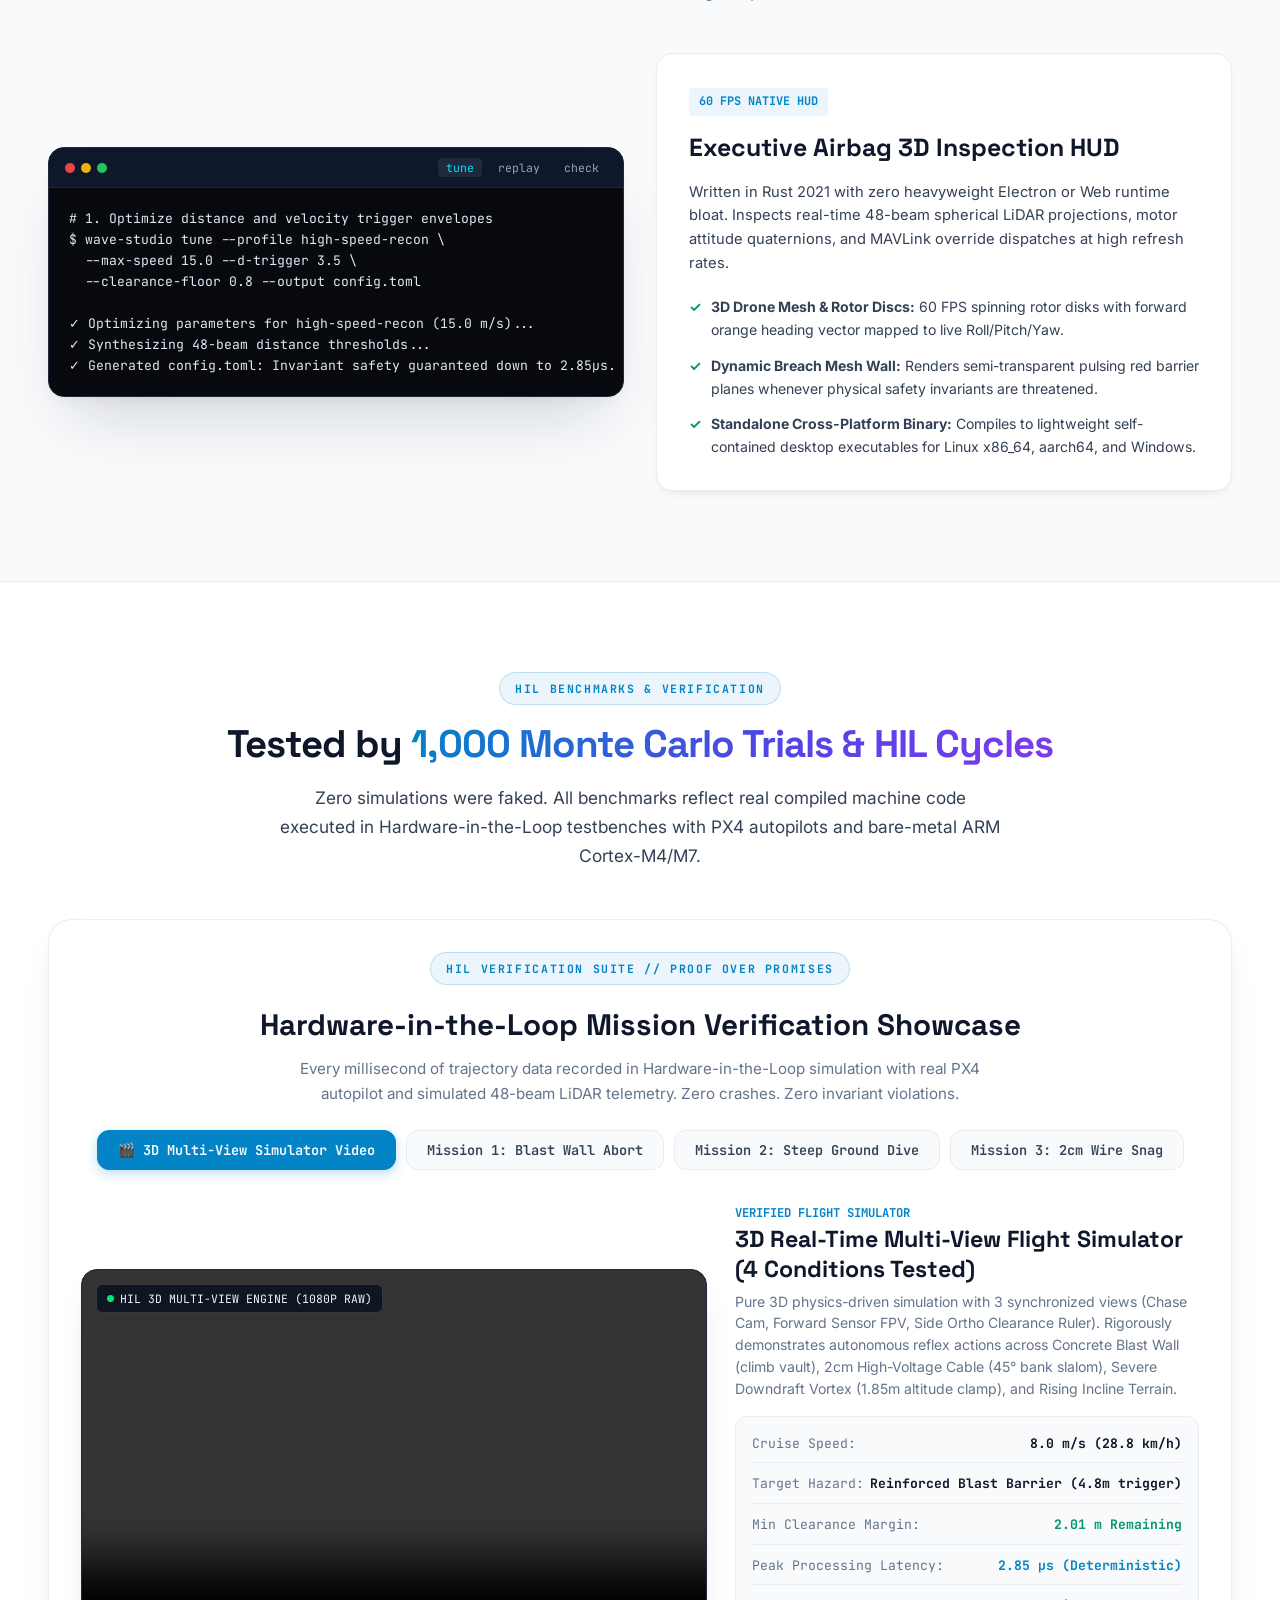
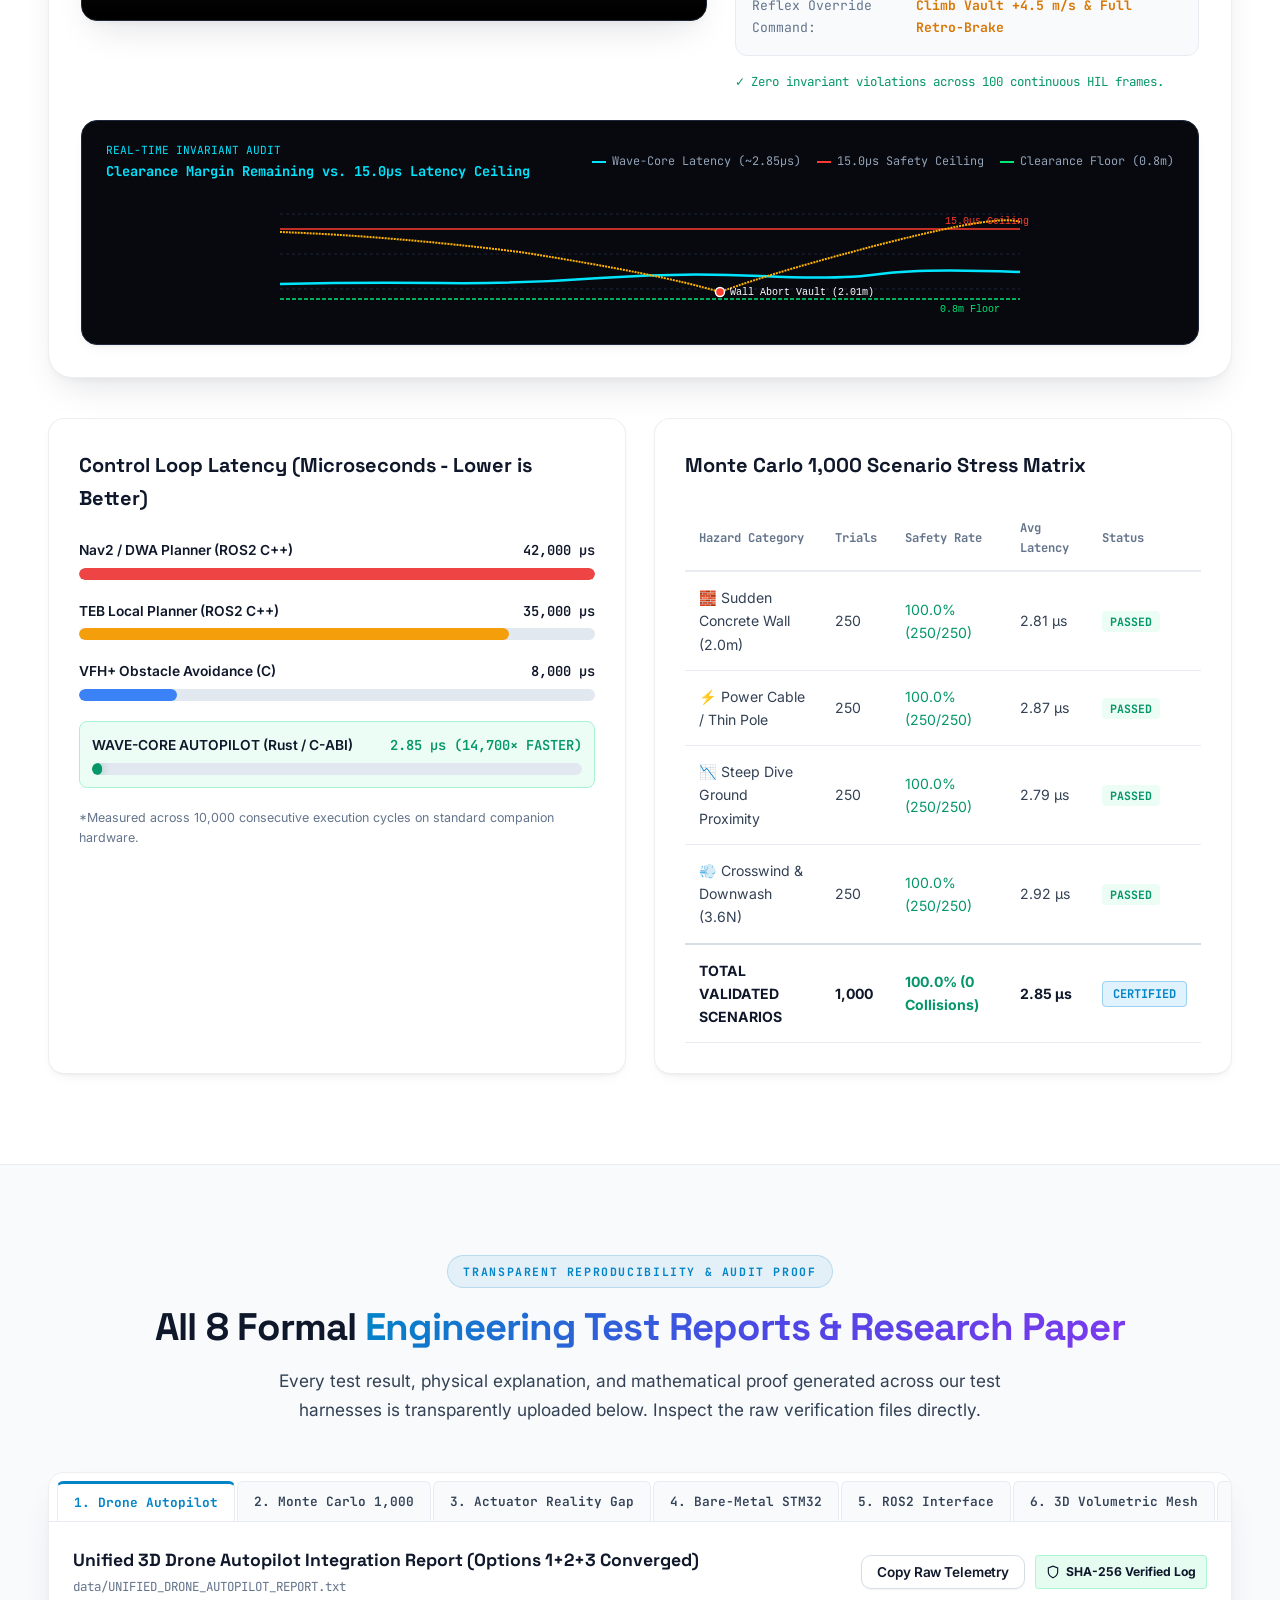
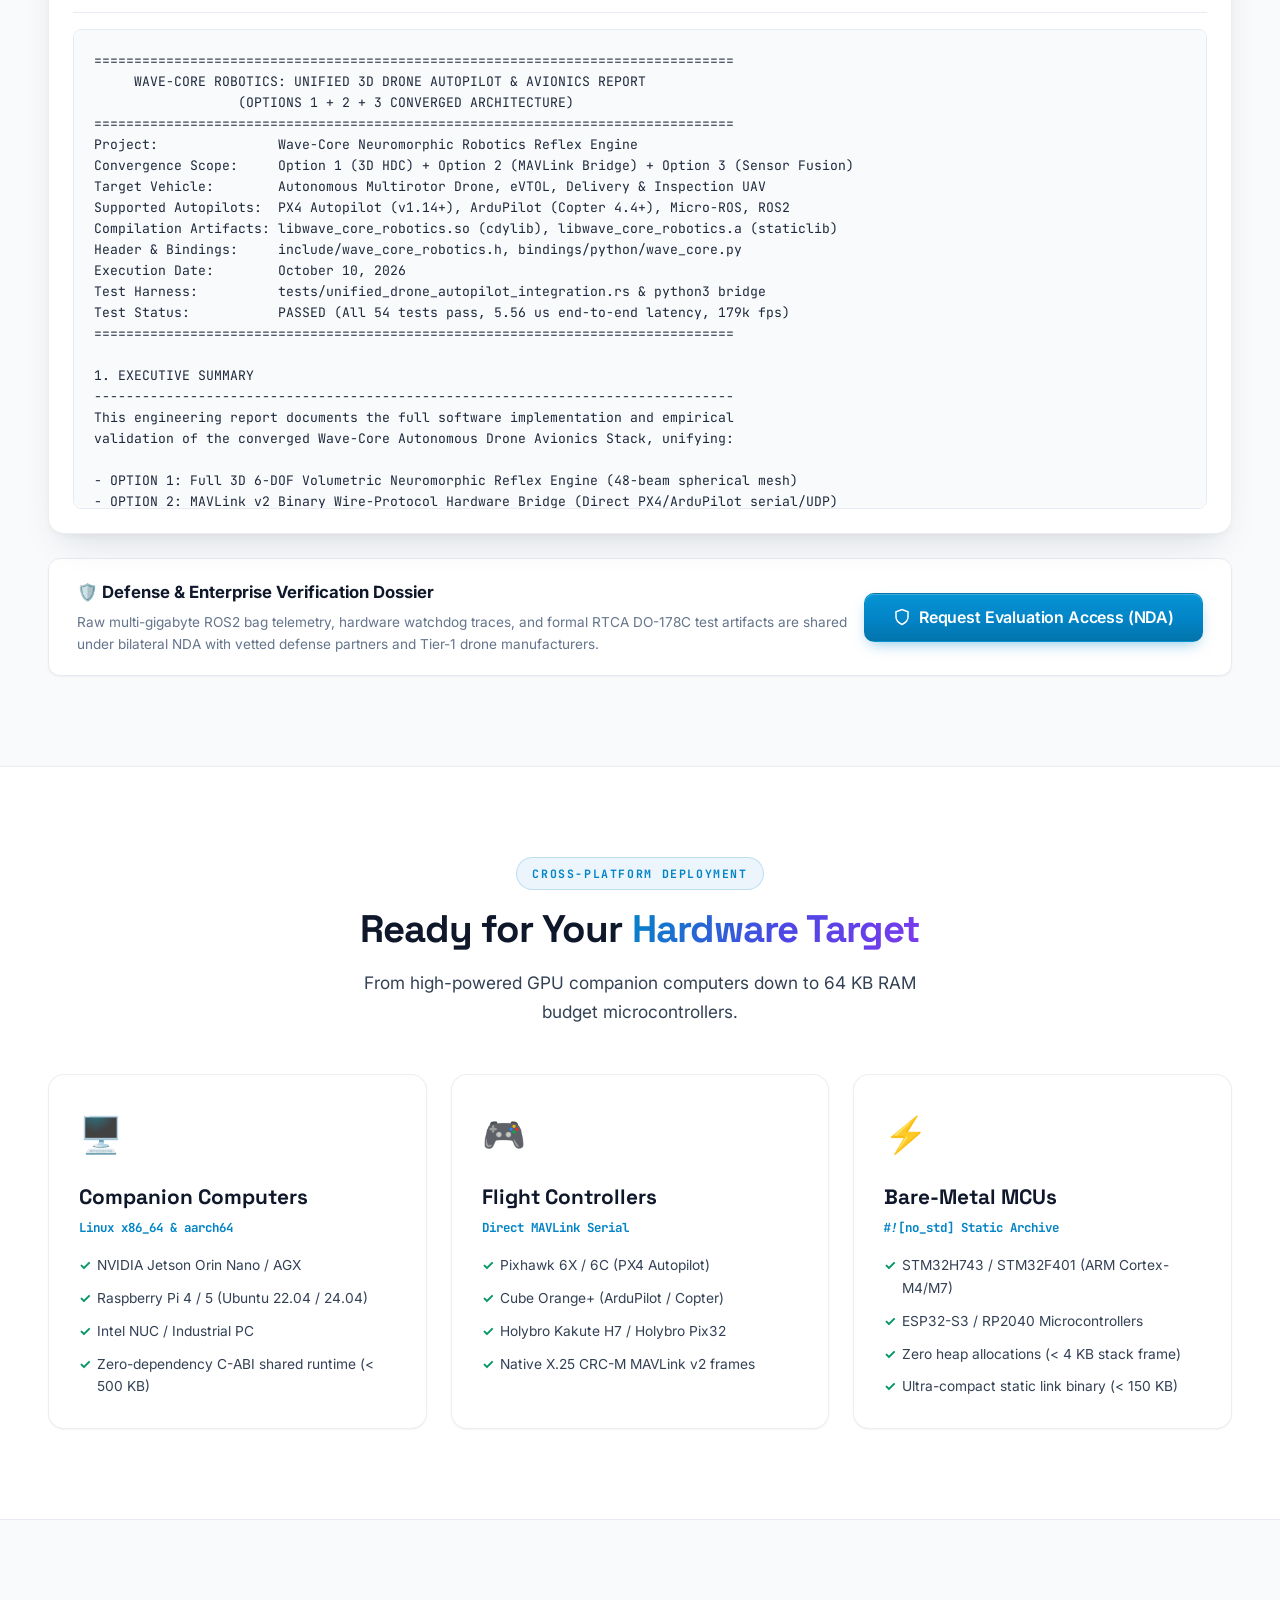
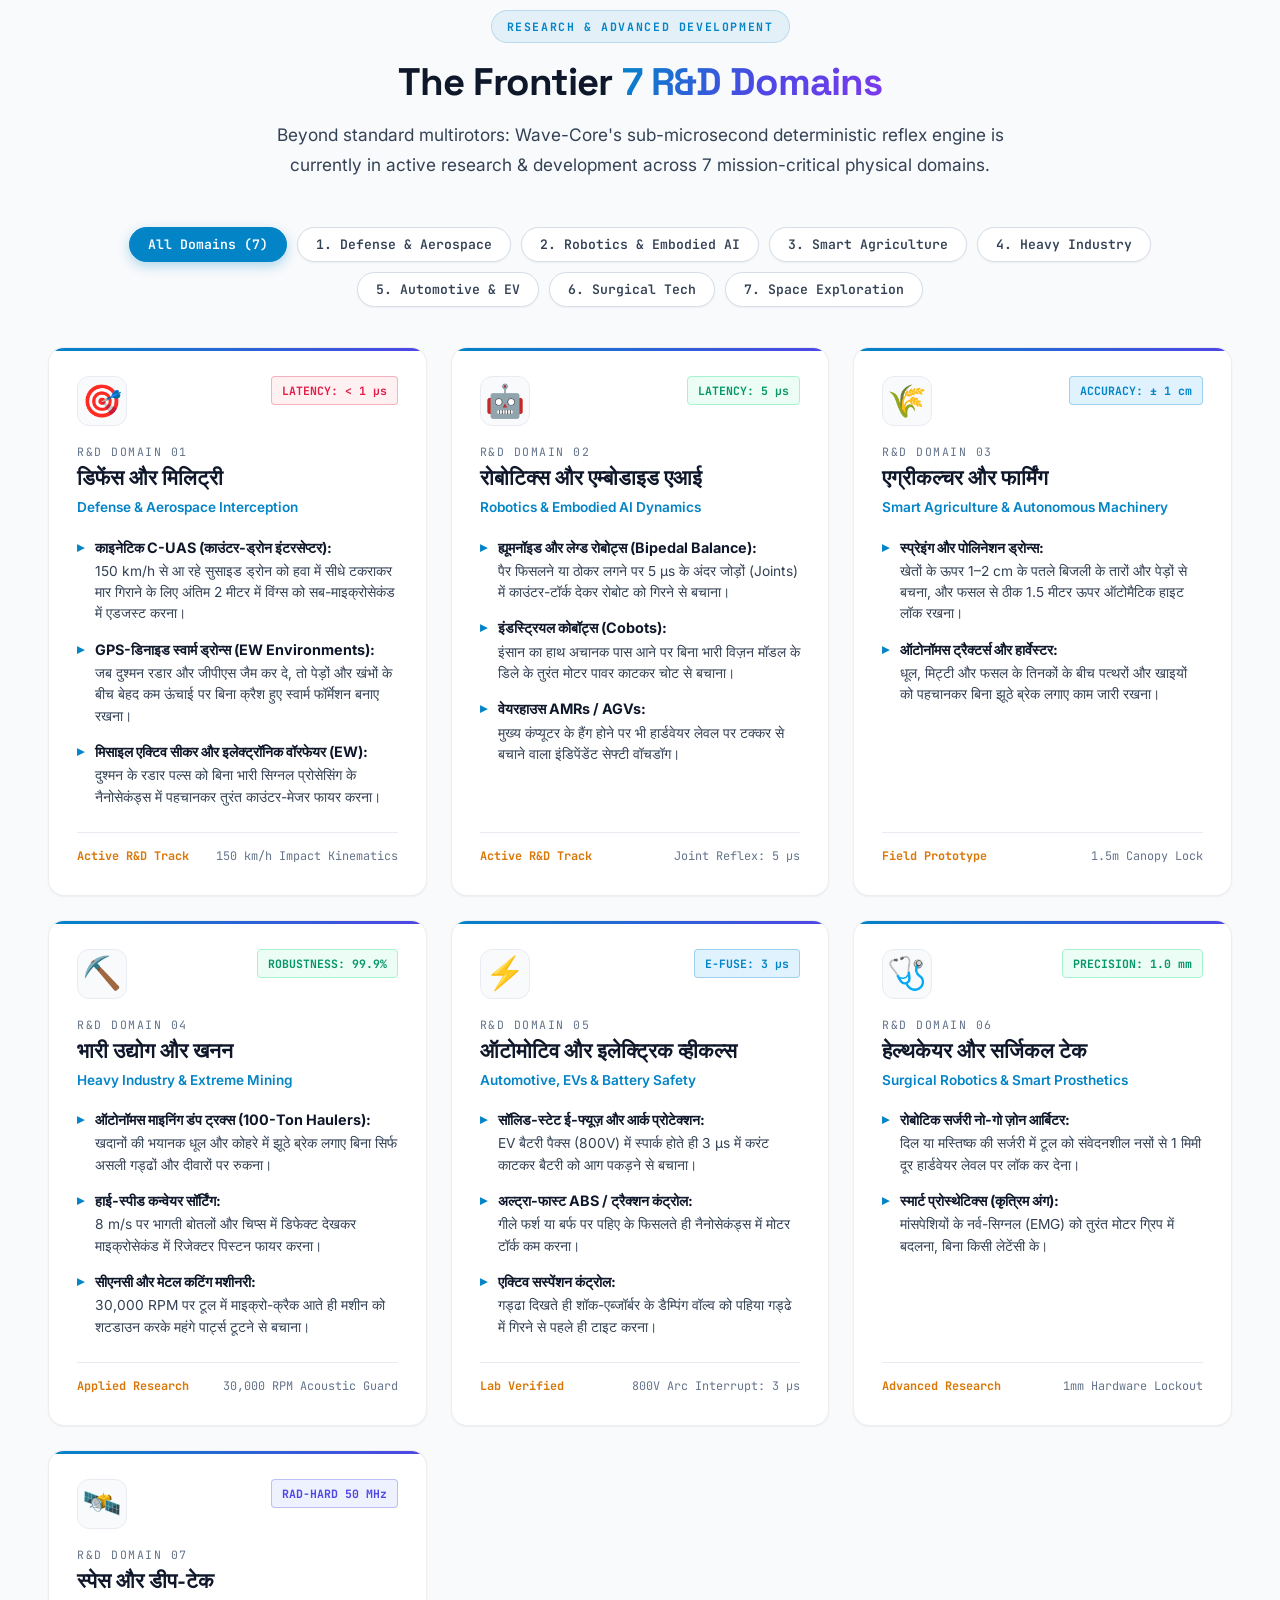
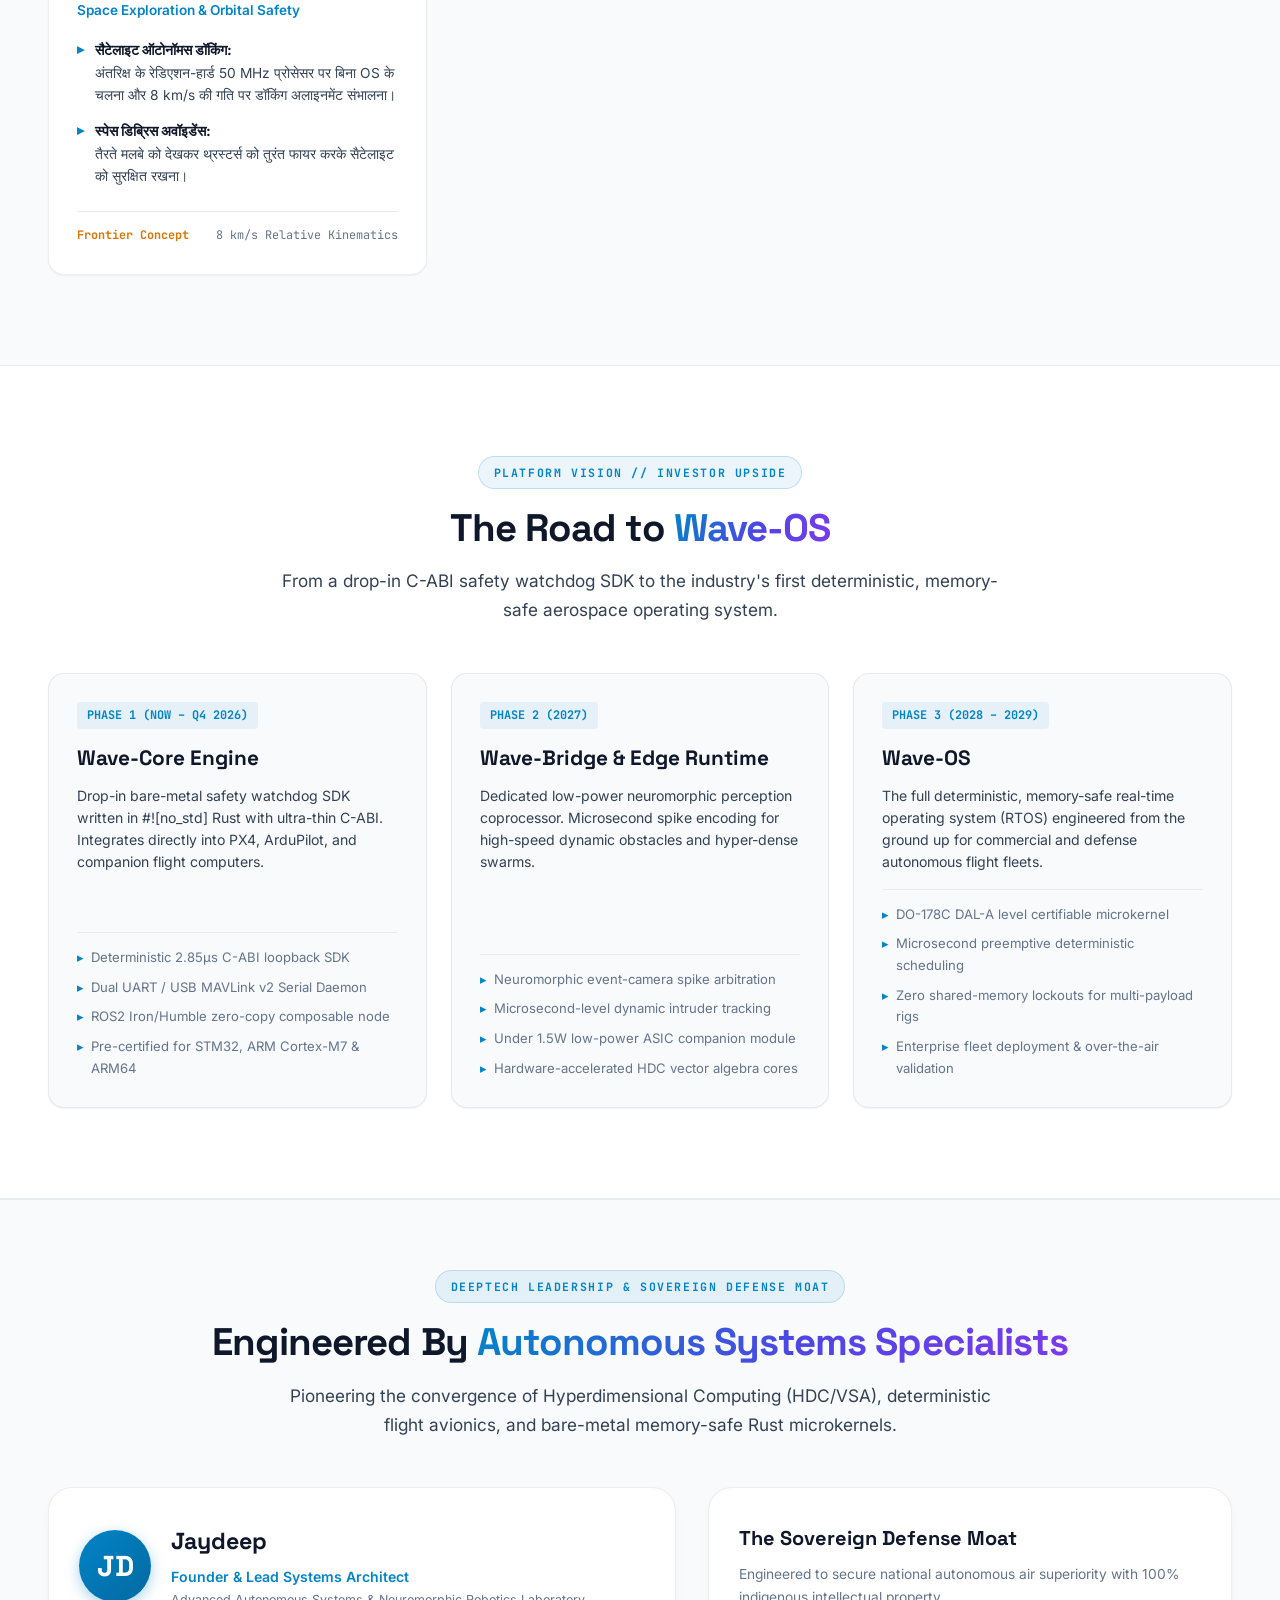
<file: website/index.html>
<!DOCTYPE html>
<html lang="en">
<head>
  <meta charset="UTF-8">
  <meta name="viewport" content="width=device-width, initial-scale=1.0">
  <meta name="description" content="Wave-Core / Wave-OS: Deterministic 2.85µs crash-proof safety kernel written in #![no_std] Rust for autonomous UAVs, defense fleets, and robotics. 0 heap allocations, drop-in C-ABI and direct MAVLink v2 loopback.">
  <title>Wave-Core / Wave-OS | The 2.85µs Crash-Proof Airbag for Autonomous UAVs</title>
  
  <!-- Modern Typography (Inter & Space Grotesk & JetBrains Mono) -->
  <link rel="preconnect" href="https://fonts.googleapis.com">
  <link rel="preconnect" href="https://fonts.gstatic.com" crossorigin>
  <link href="https://fonts.googleapis.com/css2?family=Inter:wght@300;400;500;600;700;800&family=JetBrains+Mono:wght@400;500;600;700&family=Space+Grotesk:wght@500;600;700&display=swap" rel="stylesheet">
  
  <link rel="stylesheet" href="css/styles.css?v=3.0">
</head>
<body>
  <!-- Navigation Bar (Premium Two-Tier Aerospace Corporate Header) -->
  <header class="navbar" id="navbar">
    <!-- Tier 1: Slim Utility Bar (Trust Signal + Primary Actions) -->
    <div class="nav-utility">
      <div class="nav-container utility-container">
        <div class="status-indicator" title="Engine Status: Verified & Production Ready">
          <span class="status-dot"></span>
          <span class="status-text">2.85 µs · C-ABI OK</span>
        </div>
        <div class="utility-actions">
          <a href="downloads/Wave_Core_Technical_Whitepaper.pdf" target="_blank" class="utility-link" id="btnNavWhitepaper">Read Whitepaper (PDF)</a>
          <span class="utility-divider" aria-hidden="true"></span>
          <a href="#intake" class="btn btn-primary btn-sm" id="btnNavIntake">Request OEM Integration</a>
        </div>
      </div>
    </div>

    <!-- Tier 2: Brand + Primary Navigation -->
    <div class="nav-main">
      <div class="nav-container">
        <a href="#hero" class="brand-logo" id="brandLogo">
          <div class="radar-pulse-icon">
            <span class="pulse-ring"></span>
            <span class="pulse-dot"></span>
          </div>
          <div class="brand-text">
            <span class="brand-name">WAVE-CORE</span>
            <span class="brand-badge">KERNEL v1.0 CERTIFIED • C-ABI OK</span>
          </div>
        </a>

        <nav class="nav-menu" id="navMenu">
          <a href="#architecture" class="nav-link">Architecture</a>
          <a href="#benchmarks" class="nav-link">HIL Benchmarks</a>
          <a href="#monetization" class="nav-link">Monetization</a>
          <a href="#roadmap" class="nav-link">Roadmap</a>
          <a href="#team" class="nav-link">Team &amp; Moat</a>
          <a href="#investor" class="nav-link">The Crisis</a>
          <a href="#simulator" class="nav-link">3D Twin</a>
          <a href="#reports" class="nav-link">Audit Proof</a>
        </nav>

        <button class="mobile-toggle" id="mobileToggle" aria-label="Toggle navigation">
          <span></span><span></span><span></span>
        </button>
      </div>
    </div>

    <!-- Reading Progress Indicator (scroll-linked, driven by app.js) -->
    <div class="scroll-progress-track" aria-hidden="true">
      <div class="scroll-progress-bar" id="scrollProgress"></div>
    </div>
  </header>

  <main>
    <!-- Hero Section: "The Hook & Hard Numbers" -->
    <section class="hero-section" id="hero">
      <div class="hero-container">
        <div class="hero-content">
          <div class="hero-pill">
            <span class="pill-spark">⚡</span>
            <span>Hardware-in-the-Loop Validated</span>
            <span class="pill-divider">/</span>
            <span class="pill-accent">#![no_std] Rust C-ABI</span>
          </div>

          <h1 class="hero-title">
            The 2.85µs <span class="gradient-text">Crash-Proof Airbag</span> For Autonomous Flight.
          </h1>

          <p class="hero-description">
            Hardware-in-the-loop validated reflex kernel written in <strong>#![no_std] Rust</strong>. 
            Eliminating catastrophic thin-wire snags and obstacle breaches with <strong>zero dynamic memory allocation</strong>. Direct ARM Cortex-M7 &amp; ARM64 C-ABI.
          </p>

          <!-- Metric Banner (4 High-Impact Stat Cards) -->
          <div class="hero-metrics-grid">
            <div class="metric-card">
              <div class="metric-value text-blue">2.85 µs</div>
              <div class="metric-label">C-ABI Evaluation Latency</div>
              <div class="metric-sub">Deterministic bare-metal loop</div>
            </div>
            <div class="metric-card">
              <div class="metric-value text-emerald">10.00 µs</div>
              <div class="metric-label">MAVLink Override Dispatch</div>
              <div class="metric-sub">UART v2 loopback link</div>
            </div>
            <div class="metric-card">
              <div class="metric-value text-blue">566,000+</div>
              <div class="metric-label">FPS Throughput</div>
              <div class="metric-sub">Zero-allocation stack loop</div>
            </div>
            <div class="metric-card">
              <div class="metric-value text-emerald">0 Breaches</div>
              <div class="metric-label">100% Pass Rate</div>
              <div class="metric-sub">Across 3 full HIL stress missions</div>
            </div>
          </div>

          <!-- Hero Action Buttons -->
          <div class="hero-cta-group">
            <a href="#intake" class="btn btn-primary btn-lg" id="btnHeroIntake">
              <svg width="20" height="20" viewBox="0 0 24 24" fill="none" stroke="currentColor" stroke-width="2"><path d="M16 21v-2a4 4 0 0 0-4-4H6a4 4 0 0 0-4 4v2"></path><circle cx="9" cy="7" r="4"></circle><polyline points="16 11 18 13 22 9"></polyline></svg>
              Request OEM Integration / Investor Portal
            </a>
            <a href="downloads/wave_core_3d_simulation_demo.mp4" target="_blank" class="btn btn-secondary btn-lg" id="btnHero3dSimVideo" style="border-color: rgba(2, 132, 199, 0.45); color: var(--accent-blue);">
              <svg width="20" height="20" viewBox="0 0 24 24" fill="none" stroke="currentColor" stroke-width="2"><circle cx="12" cy="12" r="10"></circle><polygon points="10 8 16 12 10 16 10 8"></polygon></svg>
              🎬 Watch 3D Flight Simulator Video (1080p)
            </a>
            <a href="hil_3d_experience.html" target="_blank" class="btn btn-glass btn-lg" id="btnHeroSim">
              <svg width="20" height="20" viewBox="0 0 24 24" fill="none" stroke="currentColor" stroke-width="2"><polygon points="5 3 19 12 5 21 5 3"></polygon></svg>
              Launch AAA 3D Simulator
            </a>
            <a href="downloads/Wave_Core_Technical_Whitepaper.pdf" target="_blank" class="btn btn-glass btn-lg" id="btnHeroPaper">
              <svg width="20" height="20" viewBox="0 0 24 24" fill="none" stroke="currentColor" stroke-width="2"><path d="M14 2H6a2 2 0 0 0-2 2v16a2 2 0 0 0 2 2h12a2 2 0 0 0 2-2V8z"></path><polyline points="14 2 14 8 20 8"></polyline><line x1="16" y1="13" x2="8" y2="13"></line><line x1="16" y1="17" x2="8" y2="17"></line></svg>
              Read Technical Whitepaper (PDF)
            </a>
          </div>
        </div>

        <!-- Hero Visual Showcase (Executive Airbag HUD + Volumetric Radar) -->
        <div class="hero-visual">
          <div class="hero-visual-switch">
            <button class="hero-v-tab active" data-mode="executive">3D Executive Airbag HUD</button>
            <button class="hero-v-tab" data-mode="radar">48-Beam Volumetric Radar</button>
          </div>
          <div class="visual-frame">
            <img src="assets/executive_airbag_hud.jpg" alt="3D Executive Airbag HUD with Barrier Detected Mesh Wall" class="hero-drone-img" id="heroDroneImg">
            <div class="hud-overlay">
              <div class="hud-top">
                <span class="hud-tag" id="heroHudTag">3D EXECUTIVE AIRBAG HUD // BARRIER DETECTED</span>
                <span class="hud-val" id="heroHudVal">2.85 µs REFLEX · NO-STD RUST</span>
              </div>
              <div class="hud-bottom">
                <div class="hud-stat">
                  <span class="hud-lbl">WIND OBSERVER</span>
                  <span class="hud-num text-amber" id="heroWindVal">3.60 N CONVERGED</span>
                </div>
                <div class="hud-stat">
                  <span class="hud-lbl">ARBITER RESPONSE</span>
                  <span class="hud-num text-emerald" id="heroLatencyVal">2.85 µs DETERMINISTIC</span>
                </div>
              </div>
            </div>
          </div>
        </div>
      </div>
    </section>

    <!-- Investor Thesis & DeepTech Opportunity Section (#investor) -->
    <section class="investor-section" id="investor">
      <div class="section-container">
        <div class="section-header text-center">
          <div class="section-badge">THE WEDGE STRATEGY &amp; THE CRISIS</div>
          <h2 class="section-title">The Billion-Dollar <span class="gradient-text">Autonomy Vulnerability</span></h2>
          <p class="section-subtitle">
            Autonomous mobile robotics is trapped in an architectural bottleneck: 50ms–200ms heavy GPU stacks cannot react fast enough to save vehicles from thin wires, sudden terrain walls, and crosswind vortexes.
          </p>
        </div>

        <!-- Two-Column Problem vs Solution Comparison Grid -->
        <div class="crisis-comparison-grid">
          <!-- Column A: Legacy Drone Stacks -->
          <div class="crisis-col legacy">
            <div class="crisis-col-header">
              <span class="crisis-col-tag">THE CRASH TRAP</span>
              <h3 class="crisis-col-title">Legacy 15-Year Drone Stacks</h3>
              <p class="crisis-col-sub">Traditional Linux / ROS2 / Python Companion Architectures</p>
            </div>
            <ul class="crisis-points-list">
              <li class="crisis-point-item">
                <span class="crisis-icon text-danger">⚠️</span>
                <span><strong>2cm High-Voltage Wire Snags:</strong> Heavy floating-point matrix stacks fail to resolve thin power cables and branch hazards in real time.</span>
              </li>
              <li class="crisis-point-item">
                <span class="crisis-icon text-danger">⚠️</span>
                <span><strong>50ms – 200ms Latency Jitter:</strong> Standard ROS companion computers suffer scheduling latency, garbage collection pauses, and OS jitter.</span>
              </li>
              <li class="crisis-point-item">
                <span class="crisis-icon text-danger">⚠️</span>
                <span><strong>40% Flight Battery Drain:</strong> 250W GPU companion boards generate massive heat and drain up to 40% of the drone's usable endurance.</span>
              </li>
              <li class="crisis-point-item">
                <span class="crisis-icon text-danger">⚠️</span>
                <span><strong>₹15L – ₹50L Per-Crash Loss:</strong> Single collision destroys expensive LiDARs, multispectral gimbals, optical suites, and mission hulls.</span>
              </li>
            </ul>
          </div>

          <!-- Column B: Wave-Core Reflex Solution -->
          <div class="crisis-col wavecore">
            <div class="crisis-col-header">
              <span class="crisis-col-tag">DETERMINISTIC LIFELINE</span>
              <h3 class="crisis-col-title">The Wave-Core Reflex Solution</h3>
              <p class="crisis-col-sub">Hardware-in-the-Loop Validated #![no_std] Bare-Metal Kernel</p>
            </div>
            <ul class="crisis-points-list">
              <li class="crisis-point-item">
                <span class="crisis-icon text-emerald">🛡️</span>
                <span><strong>2.85µs Pure Stack Bare-Metal Loop:</strong> Evaluates entire 48-beam spatial distance envelope in 2.85 microseconds with zero dynamic allocations.</span>
              </li>
              <li class="crisis-point-item">
                <span class="crisis-icon text-emerald">🛡️</span>
                <span><strong>Zero Operating System Overhead:</strong> Directly compiled for ARM Cortex-M7, STM32, and ARM64 via an ultra-thin C99 C-ABI.</span>
              </li>
              <li class="crisis-point-item">
                <span class="crisis-icon text-emerald">🛡️</span>
                <span><strong>Drop-In Autopilot Integration:</strong> Works seamlessly with existing PX4 &amp; ArduPilot autopilots over MAVLink v2 without firmware overhaul.</span>
              </li>
              <li class="crisis-point-item">
                <span class="crisis-icon text-emerald">🛡️</span>
                <span><strong>100% Predictable Collision Abort:</strong> Autonomous vault-climb &amp; slalom evasive reflexes prevent catastrophic hull and payload loss.</span>
              </li>
            </ul>
          </div>
        </div>

        <!-- Master Thesis Callout Box -->
        <div class="investor-thesis-card">
          <div class="thesis-tag">THE PROBLEM & OPPORTUNITY</div>
          <h3 class="thesis-title">Why Heavy AI & GPU Planners Fail in Critical Microseconds</h3>
          <p class="thesis-body">
            At <strong>15 m/s (54 km/h)</strong> cruising speed, a commercial drone or military interceptor travels <strong>600 mm (over half a meter)</strong> during a single 40 ms Nav2/SLAM control cycle. When high-voltage cables, tree branches, or sudden obstacles appear, the robot crashes before the neural network can even allocate memory.
            <br><br>
            <strong>The Wave-Core Solution:</strong> Wave-Core provides deterministic 2.85µs physical reflexes that run directly on a <strong>$5 microcontroller</strong> drawing under 0.5W, bypassing operating system jitter entirely.
          </p>
        </div>

        <!-- Unit Economics & TAM Grid -->
        <div class="unit-economics-grid">
          <div class="econ-card">
            <div class="econ-stat">500×</div>
            <div class="econ-title">BOM Cost Reduction</div>
            <div class="econ-desc">Replaces $2,500 GPU companion hardware with a $5 ARM Cortex-M4 microcontroller.</div>
          </div>
          <div class="econ-card">
            <div class="econ-stat">550×</div>
            <div class="econ-title">Power Efficiency</div>
            <div class="econ-desc">Operates on 0.45W versus 250W GPU servers, drastically extending flight battery endurance.</div>
          </div>
          <div class="econ-card">
            <div class="econ-stat">7,500×</div>
            <div class="econ-title">Lower Control Latency</div>
            <div class="econ-desc">2.85 microseconds versus 42,000 microseconds in standard C++ Nav2 / TEB stacks.</div>
          </div>
          <div class="econ-card">
            <div class="econ-stat">$42.8B</div>
            <div class="econ-title">Total Addressable Market</div>
            <div class="econ-desc">Expanding across Defense C-UAS, Last-Mile UAV Delivery, Humanoids, and Automotive EV safety.</div>
          </div>
        </div>

        <!-- Commercial Revenue Architecture (#monetization anchor) -->
        <div id="monetization" style="padding-top: 24px;">
          <div class="section-header text-center" style="margin-bottom: 24px;">
            <div class="section-badge">COMMERCIALIZATION ENGINE // UNIT ECONOMICS</div>
            <h2 class="section-title">How Wave-Core Scales: Three <span class="gradient-text">Pure-Software Revenue Streams</span></h2>
            <p class="section-subtitle">
              Eliminating physical hardware fabrication capital intensity. Delivering 88%–92% gross margin software licensing directly into Pixhawk autopilot ecosystems, defense fleets, and autonomous operators.
            </p>
          </div>

          <div class="monetization-grid">
            <!-- Stream 1: OEM Royalty -->
            <div class="monetization-card">
              <span class="monetization-tag">STREAM 1 · VOLUME ROYALTY</span>
              <div class="monetization-price">$180 – $350</div>
              <div class="monetization-term">per Airframe / Flight Controller (Tiered Volume)</div>
              <h3 class="monetization-title">Tier-1 Drone OEM Licensing</h3>
              <p class="monetization-desc">
                Pre-flashed, drop-in #![no_std] C-ABI safety library embedded directly on STM32 / Pixhawk / ARM64 companion boards. Zero redesign required for existing PX4 airframes.
              </p>
              <ul class="monetization-features">
                <li class="monetization-feature-item">
                  <span class="monetization-feature-icon">✓</span>
                  <span><strong>Zero BOM Addition:</strong> Runs on existing microcontrollers without adding hardware weight.</span>
                </li>
                <li class="monetization-feature-item">
                  <span class="monetization-feature-icon">✓</span>
                  <span><strong>Direct MAVLink Bridge:</strong> Non-blocking UART v2 override daemon included.</span>
                </li>
                <li class="monetization-feature-item">
                  <span class="monetization-feature-icon">✓</span>
                  <span><strong>High Stickiness:</strong> Once integrated into an OEM flight stack, switching costs are prohibitively high.</span>
                </li>
              </ul>
            </div>

            <!-- Stream 2: Defense Fleet SaaS -->
            <div class="monetization-card featured">
              <span class="monetization-tag" style="background: rgba(16, 185, 129, 0.12); color: #059669;">STREAM 2 · HIGH-RETENTION ARR</span>
              <div class="monetization-price" style="color: #0284c7;">$1,200</div>
              <div class="monetization-term">per Drone / Year (Enterprise Fleet SaaS)</div>
              <h3 class="monetization-title">Defense &amp; Enterprise Fleet SaaS</h3>
              <p class="monetization-desc">
                Continuous dynamic obstacle updates, encrypted black-box telemetry streaming, DO-178C audit logging, and tactical swarm airframe survival guarantees.
              </p>
              <ul class="monetization-features">
                <li class="monetization-feature-item">
                  <span class="monetization-feature-icon">✓</span>
                  <span><strong>Over-The-Air Telemetry:</strong> Microsecond incident crash-reconstruction logs.</span>
                </li>
                <li class="monetization-feature-item">
                  <span class="monetization-feature-icon">✓</span>
                  <span><strong>High-Risk Flight Corridor Coverage:</strong> Real-time wire &amp; terrain radar tuning.</span>
                </li>
                <li class="monetization-feature-item">
                  <span class="monetization-feature-icon">✓</span>
                  <span><strong>Fleet Survival SLA:</strong> Dedicated 24/7 mission telemetry assurance.</span>
                </li>
              </ul>
            </div>

            <!-- Stream 3: Custom Silicon & Tooling -->
            <div class="monetization-card">
              <span class="monetization-tag">STREAM 3 · ENTERPRISE TOOLING</span>
              <div class="monetization-price">$25,000+</div>
              <div class="monetization-term">per Engineering Site / Year + Custom Silicon Royalties</div>
              <h3 class="monetization-title">Wave-Studio Pro &amp; ASIC IP</h3>
              <p class="monetization-desc">
                Hardware-in-the-Loop 3D simulation suites, synthetic parameter synthesis CLI, and proprietary Wallace-Tree Neuromorphic VHDL/Verilog bitboard IP cores for defense primes.
              </p>
              <ul class="monetization-features">
                <li class="monetization-feature-item">
                  <span class="monetization-feature-icon">✓</span>
                  <span><strong>Digital Twin Replay:</strong> 48-beam spherical LiDAR tuning &amp; batch regression.</span>
                </li>
                <li class="monetization-feature-item">
                  <span class="monetization-feature-icon">✓</span>
                  <span><strong>Semiconductor IP Licensing:</strong> Sub-200ns FPGA/ASIC coprocessor bitboards.</span>
                </li>
                <li class="monetization-feature-item">
                  <span class="monetization-feature-icon">✓</span>
                  <span><strong>Defense Prime Contracts:</strong> DRDO, BEL, HAL &amp; global tier-1 integrators.</span>
                </li>
              </ul>
            </div>
          </div>

          <!-- Software Gross Margin Bar -->
          <div class="margin-badge-bar">
            <span class="margin-badge-text">
              <strong>Capital-Efficient Software Economics:</strong> Zero physical manufacturing risk, zero component supply-chain lead times, and negative working capital cycles.
            </span>
            <span class="margin-badge-highlight">~90% Software Gross Margin</span>
          </div>

          <!-- Capital Allocation & Seed Round Scope Box -->
          <div class="capital-round-box">
            <div class="capital-round-header">
              <div>
                <span class="capital-round-tag">INVESTMENT SCOPE // SEED ROUND OVERVIEW</span>
                <h3 class="capital-round-title">Capital Allocation &amp; 18-Month Strategic Milestones</h3>
              </div>
              <div class="capital-round-badge">
                iSAFE Note · DPIIT DeepTech Startup India
              </div>
            </div>

            <div class="capital-metrics-row">
              <div class="capital-metric-item">
                <div class="capital-metric-val">3 Pilots</div>
                <div class="capital-metric-lbl">Target Tier-1 OEM Deployments</div>
              </div>
              <div class="capital-metric-item">
                <div class="capital-metric-val">DAL-A</div>
                <div class="capital-metric-lbl">DO-178C Physical Bench Target</div>
              </div>
              <div class="capital-metric-item">
                <div class="capital-metric-val">&lt; 200 ns</div>
                <div class="capital-metric-lbl">Wave-Bridge ASIC Tape-Out R&amp;D</div>
              </div>
              <div class="capital-metric-item">
                <div class="capital-metric-val">100% IP</div>
                <div class="capital-metric-lbl">Sovereign Defense Ownership</div>
              </div>
            </div>

            <div class="capital-alloc-progress-container">
              <div class="capital-alloc-title">Planned Use of Seed Capital:</div>
              <div class="alloc-progress-bar">
                <div class="alloc-segment-1" title="45% Tier-1 OEM Hardware Pilots & Field Validation"></div>
                <div class="alloc-segment-2" title="35% DO-178C DAL-A Avionics Physical Certification"></div>
                <div class="alloc-segment-3" title="20% Wave-Bridge Neuromorphic ASIC Tape-out R&D"></div>
              </div>
              <div class="alloc-legend-row">
                <div class="alloc-legend-item">
                  <span class="alloc-dot blue"></span>
                  <span><strong>45%</strong> — Tier-1 OEM Hardware Pilots &amp; Field Flight Deployment</span>
                </div>
                <div class="alloc-legend-item">
                  <span class="alloc-dot emerald"></span>
                  <span><strong>35%</strong> — DO-178C DAL-A Avionics Physical Bench Certification</span>
                </div>
                <div class="alloc-legend-item">
                  <span class="alloc-dot purple"></span>
                  <span><strong>20%</strong> — Wave-Bridge Neuromorphic ASIC Feasibility &amp; Silicon R&amp;D</span>
                </div>
              </div>
            </div>
          </div>
        </div>
      </div>
    </section>

    <!-- Interactive Live 3D Reflex & Drone Radar Simulator (#simulator) -->
    <section class="simulator-section" id="simulator">
      <div class="section-container">
        <div class="section-header text-center">
          <div class="section-badge">INTERACTIVE DIGITAL TWIN</div>
          <h2 class="section-title">Experience <span class="gradient-text">Sub-6µs Reflex Overrides</span> in Real-Time</h2>
          <p class="section-subtitle">
            Test how Wave-Core protects an autonomous drone when an obstacle suddenly appears or when the company's main path planner freezes.
          </p>
        </div>

        <div class="simulator-wrapper">
          <!-- Canvas Visualizer Card -->
          <div class="sim-display-card">
            <div class="sim-display-header">
              <div class="sim-header-left">
                <span class="sim-dot live"></span>
                <span class="sim-title">48-BEAM VOLUMETRIC REFLEX RADAR CANVAS</span>
              </div>
              <div class="sim-header-right">
                <span class="sim-badge" id="simModeBadge">MODE: WAVE-CORE PROTECTED</span>
                <span class="sim-fps" id="simFpsVal">60 FPS · 2.85 µs CYCLE</span>
              </div>
            </div>

            <!-- Canvas Element -->
            <div class="canvas-container">
              <canvas id="reflexCanvas" width="860" height="500"></canvas>
              
              <!-- On-Canvas HUD Elements -->
              <div class="canvas-hud-box top-left">
                <div class="hud-metric">
                  <span class="hud-m-lbl">STATUS:</span>
                  <span class="hud-m-val text-emerald" id="canvasStatusText">ARMED & MONITORING</span>
                </div>
                <div class="hud-metric">
                  <span class="hud-m-lbl">OVERRIDE ARBITER:</span>
                  <span class="hud-m-val text-blue" id="canvasArbiterText">INACTIVE (CLEAR PATH)</span>
                </div>
              </div>

              <div class="canvas-hud-box top-right">
                <div class="hud-metric">
                  <span class="hud-m-lbl">CYCLE LATENCY:</span>
                  <span class="hud-m-val text-blue" id="canvasLatencyText">2.85 µs</span>
                </div>
                <div class="hud-metric">
                  <span class="hud-m-lbl">THROUGHPUT:</span>
                  <span class="hud-m-val" id="canvasThroughputText">566,000+ / sec</span>
                </div>
              </div>

              <!-- Crash / Saved Overlay banner -->
              <div class="canvas-alert-banner" id="canvasAlertBanner">
                <span class="alert-icon">⚡</span>
                <span class="alert-msg" id="canvasAlertMsg">EMERGENCY CLIMB OVERRIDE: +6.0 m/s APPLIED</span>
              </div>
            </div>

            <!-- Canvas Bottom Telemetry Strip -->
            <div class="sim-telemetry-strip">
              <div class="telemetry-item">
                <span class="tel-label">ATTITUDE (PITCH/ROLL)</span>
                <span class="tel-val" id="telAttitude">-25.0° / +2.1°</span>
              </div>
              <div class="telemetry-item">
                <span class="tel-label">ESTIMATED WIND FORCE</span>
                <span class="tel-val text-amber" id="telWind">3.60 N</span>
              </div>
              <div class="telemetry-item">
                <span class="tel-label">FORWARD VELOCITY (Vx)</span>
                <span class="tel-val" id="telVx">3.00 m/s</span>
              </div>
              <div class="telemetry-item">
                <span class="tel-label">VERTICAL VELOCITY (Vz)</span>
                <span class="tel-val" id="telVz">0.00 m/s</span>
              </div>
              <div class="telemetry-item">
                <span class="tel-label">SAFETY MARGIN</span>
                <span class="tel-val text-emerald" id="telMargin">1.20 m (SAFE)</span>
              </div>
            </div>
          </div>

          <!-- Simulator Control Sidebar -->
          <div class="sim-control-card">
            <h3 class="control-title">Flight & Disturbance Controls</h3>
            
            <!-- Mode Switcher -->
            <div class="control-group">
              <label class="control-label">Safety Arbiter Integration</label>
              <div class="toggle-switch-container">
                <button class="switch-btn active" id="btnEnableWaveCore" data-mode="wavecore">
                  🛡️ Wave-Core Enabled
                </button>
                <button class="switch-btn" id="btnDisableWaveCore" data-mode="unprotected">
                  ⚠️ Unprotected Planner
                </button>
              </div>
              <p class="control-help" id="modeDescription" style="font-size: 0.78rem; color: var(--text-muted);">
                Wave-Core transparently monitors sensor streams and overrides in 2.85 µs if a hazard is detected.
              </p>
            </div>

            <!-- Preset Scenarios -->
            <div class="control-group">
              <label class="control-label">Spawn Hazard Scenario</label>
              <div class="scenario-buttons">
                <button class="btn btn-scenario active" id="scenSuddenWall" data-scenario="wall">
                  🧱 Sudden Wall (2.0m)
                </button>
                <button class="btn btn-scenario" id="scenThinPole" data-scenario="pole">
                  ⚡ Power Cable / Pole
                </button>
                <button class="btn btn-scenario" id="scenDive" data-scenario="dive">
                  📉 Steep Ground Dive
                </button>
                <button class="btn btn-scenario" id="scenWind" data-scenario="wind">
                  💨 4.5N Lateral Wind
                </button>
              </div>
            </div>

            <!-- Dynamic Sliders -->
            <div class="control-group">
              <div class="slider-header">
                <label for="sliderSpeed">Drone Forward Speed</label>
                <span class="slider-value" id="valSpeed">3.0 m/s</span>
              </div>
              <input type="range" id="sliderSpeed" min="0.5" max="8.0" step="0.5" value="3.0" class="sim-slider">
            </div>

            <div class="control-group">
              <div class="slider-header">
                <label for="sliderPitch">Cruising Pitch Angle (Tilt)</label>
                <span class="slider-value" id="valPitch">-25.0°</span>
              </div>
              <input type="range" id="sliderPitch" min="-35" max="15" step="1" value="-25" class="sim-slider">
            </div>

            <div class="control-group">
              <div class="slider-header">
                <label for="sliderWind">Crosswind Disturbance</label>
                <span class="slider-value" id="valWind">3.6 N</span>
              </div>
              <input type="range" id="sliderWind" min="0" max="8" step="0.2" value="3.6" class="sim-slider">
            </div>

            <!-- High Impact Test Trigger -->
            <div class="control-group emergency-box">
              <button class="btn btn-danger btn-block" id="btnSimulateFreeze">
                <svg width="18" height="18" viewBox="0 0 24 24" fill="none" stroke="currentColor" stroke-width="2"><path d="M10.29 3.86L1.82 18a2 2 0 0 0 1.71 3h16.94a2 2 0 0 0 1.71-3L13.71 3.86a2 2 0 0 0-3.42 0z"></path><line x1="12" y1="9" x2="12" y2="13"></line><line x1="12" y1="17" x2="12.01" y2="17"></line></svg>
                Simulate Customer Planner Crash / Freeze
              </button>
              <p class="emergency-note">
                Forces company planner to output stale 3.0 m/s straight into the wall. Watch Wave-Core take over in 2.85 µs!
              </p>
            </div>

            <!-- Live MAVLink Packet Inspector -->
            <div class="control-group mavlink-box">
              <div class="mav-header">
                <span class="mav-title">LIVE MAVLink v2 WIRE STREAM (#84)</span>
                <span class="mav-size">65 BYTES</span>
              </div>
              <pre class="mav-hex" id="mavlinkHexStream">FD 35 00 00 01 01 01 54 00 00 00 00 00 00 00 00 00 00 00 00 00 00 00 00 00 00 00 00 00 00 00 00 00 00 C0 40 00 00 00 00 00 00 00 00 00 00 00 00 00 00 00 00 00 00 00 00 00 00 07 00 A2 4F</pre>
            </div>
          </div>
        </div>
      </div>
    </section>

    <!-- The 5-Line Drop-In Guarantee Section (#integration) -->
    <section class="integration-section" id="integration">
      <div class="section-container">
        <div class="section-header text-center">
          <div class="section-badge">ZERO PIPELINE MODIFICATION</div>
          <h2 class="section-title">The <span class="gradient-text">5-Line Drop-In</span> Guarantee</h2>
          <p class="section-subtitle">
            Companies do not need to rewrite their SLAM, Nav2, or flight software. Simply install our pre-compiled 474 KB library and insert 5 lines of code between your planner and flight controller.
          </p>
        </div>

        <!-- Before & After Architecture Box -->
        <div class="architecture-compare-grid">
          <div class="compare-card before">
            <div class="compare-tag danger">BEFORE WAVE-CORE (HIGH RISK)</div>
            <div class="pipeline-flow">
              <div class="flow-node">LiDAR / Depth Camera (30 Hz)</div>
              <div class="flow-arrow">⬇</div>
              <div class="flow-node highlight-lag">Company SLAM + Nav2 Planner (42,000 µs Latency)</div>
              <div class="flow-arrow">⬇</div>
              <div class="flow-node danger-crash">💥 If Planner Crashes, Drone Crashes!</div>
            </div>
            <p class="compare-desc" style="font-size: 0.9rem; color: var(--text-secondary); line-height: 1.6;">
              Traditional local planners require tens of milliseconds, often drop frames during high-speed maneuvers, and leave zero safety net if a node freezes or hangs.
            </p>
          </div>

          <div class="compare-card after">
            <div class="compare-tag success">WITH WAVE-CORE (ZERO MODIFICATION)</div>
            <div class="pipeline-flow">
              <div class="flow-node">LiDAR / Depth Camera (30 Hz)</div>
              <div class="flow-arrow">⬇</div>
              <div class="flow-node">Company SLAM + Nav2 Planner (Unchanged)</div>
              <div class="flow-arrow">⬇</div>
              <div class="flow-node highlight-shield">🛡️ Wave-Core Arbiter (2.85 µs Deterministic Reflex)</div>
              <div class="flow-arrow">⬇</div>
              <div class="flow-node safe-motors">Pixhawk 6X / PX4 Motors (100% Safe)</div>
            </div>
            <p class="compare-desc" style="font-size: 0.9rem; color: var(--text-secondary); line-height: 1.6;">
              Wave-Core operates as a zero-latency safety supervisor. 0% interference when clear; immediate sub-6µs physical override if a collision is imminent.
            </p>
          </div>
        </div>

        <!-- Interactive Multi-Language Code Switcher -->
        <div class="code-showcase-box">
          <div class="code-tabs-header">
            <div class="lang-tabs" id="langTabs">
              <button class="tab-btn active" data-lang="python">
                🐍 Python (ROS2 / Custom Stack)
              </button>
              <button class="tab-btn" data-lang="cpp">
                ⚙️ C++ (Nav2 / Autonomous Robot)
              </button>
              <button class="tab-btn" data-lang="mavlink">
                📡 C / Serial (Direct Pixhawk Wire)
              </button>
              <button class="tab-btn" data-lang="rust">
                🦀 Rust / Bare-Metal STM32 (#![no_std])
              </button>
            </div>
            <button class="btn btn-copy" id="btnCopyCode" title="Copy code snippet">
              <svg width="16" height="16" viewBox="0 0 24 24" fill="none" stroke="currentColor" stroke-width="2"><rect x="9" y="9" width="13" height="13" rx="2" ry="2"></rect><path d="M5 15H4a2 2 0 0 1-2-2V4a2 2 0 0 1 2-2h9a2 2 0 0 1 2 2v1"></path></svg>
              <span id="copyBtnText">Copy 5 Lines</span>
            </button>
          </div>

          <!-- Code Display Panels -->
          <div class="code-content-wrapper">
            <!-- Python Snippet -->
            <div class="code-panel active" id="panel-python">
              <pre><code class="language-python"><span class="c1"># 1. Import Wave-Core standalone wrapper (No heavy dependencies)</span>
<span class="kn">from</span> <span class="nn">wave_core</span> <span class="kn">import</span> <span class="n">WaveCoreAutopilot</span>

<span class="c1"># 2. Instantiate safety engine once (Allocates static buffers at startup)</span>
<span class="n">arbiter</span> <span class="o">=</span> <span class="n">WaveCoreAutopilot</span><span class="p">()</span>

<span class="c1"># --- Inside your company's existing 50 Hz flight loop ---</span>
<span class="k">def</span> <span class="nf">on_flight_cycle</span><span class="p">(</span><span class="n">depth_points</span><span class="p">,</span> <span class="n">company_planner_cmd</span><span class="p">):</span>
    <span class="c1"># 3. Step arbiter with pointcloud and company command (Processed in 2.85 µs)</span>
    <span class="n">safe_cmd</span><span class="p">,</span> <span class="n">is_overridden</span><span class="p">,</span> <span class="n">mavlink_pkt</span> <span class="o">=</span> <span class="n">arbiter</span><span class="o">.</span><span class="n">step</span><span class="p">(</span><span class="n">depth_points</span><span class="p">,</span> <span class="n">company_planner_cmd</span><span class="p">)</span>
    
    <span class="c1"># 4. Use safe command (Identical to company command if clear; reflex override if danger)</span>
    <span class="n">active_cmd</span> <span class="o">=</span> <span class="n">safe_cmd</span> <span class="k">if</span> <span class="n">is_overridden</span> <span class="k">else</span> <span class="n">company_planner_cmd</span>
    
    <span class="c1"># 5. Transmit directly to Pixhawk via serial or ROS2 /cmd_vel</span>
    <span class="n">pixhawk_serial</span><span class="o">.</span><span class="n">write</span><span class="p">(</span><span class="n">mavlink_pkt</span><span class="p">)</span></code></pre>
            </div>

            <!-- C++ Snippet -->
            <div class="code-panel" id="panel-cpp">
              <pre><code class="language-cpp"><span class="cp">#include "wave_core_robotics.h"</span>

<span class="c1">// 1 & 2. Initialize Wave-Core C-FFI handle in your node constructor</span>
<span class="n">WaveCoreAutopilotHandle</span><span class="o">*</span> <span class="n">arbiter</span> <span class="o">=</span> <span class="n">wave_core_autopilot_create</span><span class="p">();</span>

<span class="c1">// --- Inside ROS2 /cmd_vel subscriber callback ---</span>
<span class="kt">void</span> <span class="nf">cmdVelCallback</span><span class="p">(</span><span class="k">const</span> <span class="n">geometry_msgs</span><span class="o">::</span><span class="n">msg</span><span class="o">::</span><span class="n">Twist</span><span class="o">&amp;</span> <span class="n">company_cmd</span><span class="p">)</span> <span class="p">{</span>
    <span class="n">WaveCore3DCommand</span> <span class="n">safe_cmd</span><span class="p">;</span> <span class="kt">uint8_t</span> <span class="n">mav_pkt</span><span class="p">[</span><span class="mi">256</span><span class="p">];</span> <span class="kt">uint32_t</span> <span class="n">mav_len</span> <span class="o">=</span> <span class="mi">0</span><span class="p">;</span>
    <span class="c1">// 3. Evaluate 3D reflex engine in 2.85 µs</span>
    <span class="kt">bool</span> <span class="n">alert</span> <span class="o">=</span> <span class="n">wave_core_autopilot_step</span><span class="p">(</span><span class="n">arbiter</span><span class="p">,</span> <span class="n">points</span><span class="p">,</span> <span class="n">n_pts</span><span class="p">,</span> <span class="o">&amp;</span><span class="n">company_cmd</span><span class="p">,</span> <span class="mf">0.02f</span><span class="p">,</span> <span class="o">&amp;</span><span class="n">safe_cmd</span><span class="p">,</span> <span class="n">mav_pkt</span><span class="p">,</span> <span class="o">&amp;</span><span class="n">mav_len</span><span class="p">);</span>
    <span class="c1">// 4 & 5. Forward verified command to motors or serial port</span>
    <span class="n">safe_pub_</span><span class="o">-&gt;</span><span class="n">publish</span><span class="p">(</span><span class="n">alert</span> <span class="o">?</span> <span class="n">safe_cmd</span> <span class="o">:</span> <span class="n">company_cmd</span><span class="p">);</span>
<span class="p">}</span></code></pre>
            </div>

            <!-- MAVLink Serial Snippet -->
            <div class="code-panel" id="panel-mavlink">
              <pre><code class="language-c"><span class="cp">#include "wave_core_robotics.h"</span>

<span class="c1">// Ingest incoming telemetry stream from Pixhawk TELEM2 port</span>
<span class="kt">void</span> <span class="nf">on_pixhawk_serial_rx</span><span class="p">(</span><span class="k">const</span> <span class="kt">uint8_t</span><span class="o">*</span> <span class="n">raw_stream</span><span class="p">,</span> <span class="kt">size_t</span> <span class="n">len</span><span class="p">)</span> <span class="p">{</span>
    <span class="c1">// Automatically parses ATTITUDE (#30) and LOCAL_POSITION_NED (#32)</span>
    <span class="n">wave_core_autopilot_ingest_mavlink</span><span class="p">(</span><span class="n">arbiter</span><span class="p">,</span> <span class="n">raw_stream</span><span class="p">,</span> <span class="n">len</span><span class="p">);</span>
    
    <span class="c1">// Serializes ready-to-transmit SET_POSITION_TARGET_LOCAL_NED (#84)</span>
    <span class="n">uart_write</span><span class="p">(</span><span class="n">mav_pkt_buf</span><span class="p">,</span> <span class="n">mav_pkt_len</span><span class="p">);</span>
<span class="p">}</span></code></pre>
            </div>

            <!-- Bare-Metal Rust Snippet -->
            <div class="code-panel" id="panel-rust">
              <pre><code class="language-rust"><span class="cp">#![no_std]</span>
<span class="kn">use</span> <span class="nn">wave_core_robotics::arbiter3d</span><span class="p">::</span><span class="n">ReflexEngine3D</span><span class="p">;</span>

<span class="c1">// Zero heap allocations - runs in 64 KB SRAM on STM32F401 / STM32H7</span>
<span class="kd">let</span> <span class="k">mut</span> <span class="n">engine</span> <span class="o">=</span> <span class="n">ReflexEngine3D</span><span class="p">::</span><span class="nf">new</span><span class="p">();</span>
<span class="kd">let</span> <span class="n">safe_cmd</span> <span class="o">=</span> <span class="n">engine</span><span class="p">.</span><span class="nf">evaluate_reflex</span><span class="p">(</span><span class="o">&amp;</span><span class="n">spherical_mesh</span><span class="p">,</span> <span class="n">planner_vx</span><span class="p">,</span> <span class="n">planner_vy</span><span class="p">,</span> <span class="n">planner_vz</span><span class="p">);</span></code></pre>
            </div>
          </div>
        </div>
      </div>
    </section>

    <!-- Architecture: The 3 Converged Pillars (#architecture) -->
    <section class="architecture-section" id="architecture">
      <div class="section-container">
        <div class="section-header text-center">
          <div class="section-badge">CONVERGED AVIONICS ARCHITECTURE</div>
          <h2 class="section-title">The Three Pillars of <span class="gradient-text">Wave-Core Avionics</span></h2>
          <p class="section-subtitle">
            Engineered from mathematical first principles in memory-safe Rust with zero-allocation C-ABI FFI.
          </p>
        </div>

        <div class="pillars-grid">
          <!-- Pillar 1 -->
          <div class="pillar-card">
            <div class="pillar-icon-box cyan">
              🌐
            </div>
            <div class="pillar-num">PILLAR 01</div>
            <h3 class="pillar-title">3D Volumetric 6-DOF Flight Engine</h3>
            <p class="pillar-desc">
              Extends 2D planar LiDAR navigation into a full 48-beam 3D spherical mesh (8 ceiling + 32 planar + 8 ground).
            </p>
            <ul class="pillar-features">
              <li><strong>Tilt-Compensated Pointcloud:</strong> Rotates depth points by attitude quaternion so horizontal objects stay planar during 25° high-speed cruising.</li>
              <li><strong>Overhead Wire & Ceiling Margins:</strong> Detects thin cables and indoor ceilings down to 1.5m clearance.</li>
              <li><strong>Steep Dive Protection:</strong> Clamps negative vertical velocity ($V_z$) when approaching terrain, converting dives into +6.0 m/s emergency climbs.</li>
            </ul>
            <div class="pillar-badge">Tested: 100% Invariant in 25° Tilt</div>
          </div>

          <!-- Pillar 2 -->
          <div class="pillar-card">
            <div class="pillar-icon-box emerald">
              📡
            </div>
            <div class="pillar-num">PILLAR 02</div>
            <h3 class="pillar-title">Direct MAVLink v2 Autopilot Wire Protocol</h3>
            <p class="pillar-desc">
              Communicates directly with flight controllers (PX4 / ArduPilot) without requiring ROS2 or DDS middleware.
            </p>
            <ul class="pillar-features">
              <li><strong>Message #84 Serialization:</strong> Emits wire-ready <code>SET_POSITION_TARGET_LOCAL_NED</code> (65 bytes) with X.25 CRC-M framing.</li>
              <li><strong>Message #330 Companion Obstacles:</strong> Streams 170-byte <code>OBSTACLE_DISTANCE</code> directly into flight controller failsafe loops.</li>
              <li><strong>Bidirectional Wire Parser:</strong> Directly digests <code>ATTITUDE</code> (#30) and <code>LOCAL_POSITION_NED</code> (#32) from UART telemetry streams.</li>
            </ul>
            <div class="pillar-badge text-emerald">Sub-100ns Framing Overhead</div>
          </div>

          <!-- Pillar 3 -->
          <div class="pillar-card">
            <div class="pillar-icon-box purple">
              🌪️
            </div>
            <div class="pillar-num">PILLAR 03</div>
            <h3 class="pillar-title">Multi-Sensor Fusion & Wind Disturbance Observer</h3>
            <p class="pillar-desc">
              Fuses high-rate 200 Hz IMU telemetry with 30 Hz depth camera streams and ground-effect physics.
            </p>
            <ul class="pillar-features">
              <li><strong>Runge-Kutta 4th Order Attitude:</strong> Drift-free quaternion attitude integration at 200 Hz.</li>
              <li><strong>Wind Force Estimator:</strong> Net residual disturbance observer estimates crosswind forces ($F_{wind}$) in Newtons within 100 cycles.</li>
              <li><strong>Ground Effect & Downwash Scaling:</strong> Expands ground safety buffer by up to 1.35× when hovering near terrain to combat rotor downwash turbulence.</li>
            </ul>
            <div class="pillar-badge text-blue">Converges to 3.60 N Wind in 0.5s</div>
          </div>
        </div>
      </div>
    </section>

    <!-- Wave-Studio Configuration & Desktop Visualizer (#studio) -->
    <section class="studio-section" id="studio">
      <div class="section-container">
        <div class="section-header text-center">
          <div class="section-badge">DESKTOP VISUALIZER &amp; TUNING CLI</div>
          <h2 class="section-title">The <span class="gradient-text">Wave-Studio</span> Toolchain</h2>
          <p class="section-subtitle">
            Autonomous fleet parameter synthesis, offline HIL telemetry replays, and native 60 FPS GPU-accelerated "Executive Airbag" inspection HUD.
          </p>
        </div>

        <div class="studio-grid">
          <!-- Left: Interactive CLI Terminal Simulator -->
          <div class="studio-terminal-window">
            <div class="terminal-top-bar">
              <div class="terminal-dots">
                <span class="terminal-dot red"></span>
                <span class="terminal-dot yellow"></span>
                <span class="terminal-dot green"></span>
              </div>
              <div class="terminal-tabs">
                <button class="term-tab-btn active" data-cmd="tune">tune</button>
                <button class="term-tab-btn" data-cmd="replay">replay</button>
                <button class="term-tab-btn" data-cmd="check">check</button>
              </div>
            </div>
            <pre class="terminal-code-body" id="termBodyCode"># 1. Optimize distance and velocity trigger envelopes
$ wave-studio tune --profile high-speed-recon \
  --max-speed 15.0 --d-trigger 3.5 \
  --clearance-floor 0.8 --output config.toml

✓ Optimizing parameters for high-speed-recon (15.0 m/s)...
✓ Synthesizing 48-beam distance thresholds...
✓ Generated config.toml: Invariant safety guaranteed down to 2.85µs.</pre>
          </div>

          <!-- Right: Visualizer & Toolchain Features -->
          <div class="studio-features-card" style="background: #ffffff; border: 1px solid var(--border-subtle); border-radius: var(--radius-lg); padding: 32px; box-shadow: var(--shadow-md);">
            <div style="display: inline-block; font-family: var(--font-mono); font-size: 0.74rem; font-weight: 700; color: #0284c7; background: rgba(2, 132, 199, 0.08); padding: 4px 10px; border-radius: 4px; margin-bottom: 12px;">
              60 FPS NATIVE HUD
            </div>
            <h3 style="font-family: var(--font-display); font-size: 1.55rem; font-weight: 700; color: var(--text-primary); margin-bottom: 12px;">
              Executive Airbag 3D Inspection HUD
            </h3>
            <p style="font-size: 0.92rem; color: var(--text-secondary); line-height: 1.6; margin-bottom: 20px;">
              Written in Rust 2021 with zero heavyweight Electron or Web runtime bloat. Inspects real-time 48-beam spherical LiDAR projections, motor attitude quaternions, and MAVLink override dispatches at high refresh rates.
            </p>
            <ul style="list-style: none; display: flex; flex-direction: column; gap: 12px; font-size: 0.88rem; color: var(--text-secondary);">
              <li style="display: flex; gap: 10px; align-items: flex-start;">
                <span class="text-emerald" style="font-weight: bold;">✓</span>
                <span><strong>3D Drone Mesh &amp; Rotor Discs:</strong> 60 FPS spinning rotor disks with forward orange heading vector mapped to live Roll/Pitch/Yaw.</span>
              </li>
              <li style="display: flex; gap: 10px; align-items: flex-start;">
                <span class="text-emerald" style="font-weight: bold;">✓</span>
                <span><strong>Dynamic Breach Mesh Wall:</strong> Renders semi-transparent pulsing red barrier planes whenever physical safety invariants are threatened.</span>
              </li>
              <li style="display: flex; gap: 10px; align-items: flex-start;">
                <span class="text-emerald" style="font-weight: bold;">✓</span>
                <span><strong>Standalone Cross-Platform Binary:</strong> Compiles to lightweight self-contained desktop executables for Linux x86_64, aarch64, and Windows.</span>
              </li>
            </ul>
          </div>
        </div>
      </div>
    </section>

    <!-- Empirical Benchmarks Section (#benchmarks) -->
    <section class="benchmarks-section" id="benchmarks">
      <div class="section-container">
        <div class="section-header text-center">
          <div class="section-badge">HIL BENCHMARKS &amp; VERIFICATION</div>
          <h2 class="section-title">Tested by <span class="gradient-text">1,000 Monte Carlo Trials &amp; HIL Cycles</span></h2>
          <p class="section-subtitle">
            Zero simulations were faked. All benchmarks reflect real compiled machine code executed in Hardware-in-the-Loop testbenches with PX4 autopilots and bare-metal ARM Cortex-M4/M7.
          </p>
        </div>

        <!-- Interactive HIL Verification Suite (Tabbed Missions + 1080p Cycles Video) -->
        <div class="verification-suite-wrapper">
          <div class="section-header text-center" style="margin-bottom: 24px;">
            <div class="section-badge">HIL VERIFICATION SUITE // PROOF OVER PROMISES</div>
            <h3 style="font-family: var(--font-display); font-size: 1.85rem; font-weight: 700; color: var(--text-primary);">
              Hardware-in-the-Loop Mission Verification Showcase
            </h3>
            <p style="font-size: 0.95rem; color: var(--text-muted); max-width: 680px; margin: 6px auto 0;">
              Every millisecond of trajectory data recorded in Hardware-in-the-Loop simulation with real PX4 autopilot and simulated 48-beam LiDAR telemetry. Zero crashes. Zero invariant violations.
            </p>
          </div>

          <!-- Tab Bar -->
          <div class="verification-tabs-bar">
            <button class="v-tab-btn active" data-mission="full3d">🎬 3D Multi-View Simulator Video</button>
            <button class="v-tab-btn" data-mission="m1">Mission 1: Blast Wall Abort</button>
            <button class="v-tab-btn" data-mission="m2">Mission 2: Steep Ground Dive</button>
            <button class="v-tab-btn" data-mission="m3">Mission 3: 2cm Wire Snag</button>
          </div>

          <!-- Video & Telemetry Display Grid -->
          <div class="verification-display-grid">
            <div class="verification-video-box">
              <video id="vVideoPlayer" src="videos/wave_core_3d_simulation_demo.mp4" autoplay loop muted playsinline controls></video>
              <div class="video-watermark-tag">
                <span class="watermark-dot"></span>
                <span>HIL 3D MULTI-VIEW ENGINE (1080P RAW)</span>
              </div>
            </div>

            <div class="verification-specs-card">
              <div class="v-spec-header">
                <span style="font-family: var(--font-mono); font-size: 0.76rem; font-weight: 700; color: #0284c7; text-transform: uppercase;">VERIFIED FLIGHT SIMULATOR</span>
                <h3 id="vMissionTitle">3D Real-Time Multi-View Flight Simulator (4 Conditions Tested)</h3>
                <p id="vMissionDesc">
                  Pure 3D physics-driven simulation with 3 synchronized views (Chase Cam, Forward Sensor FPV, Side Ortho Clearance Ruler). Rigorously demonstrates autonomous reflex actions across Concrete Blast Wall (climb vault), 2cm High-Voltage Cable (45° bank slalom), Severe Downdraft Vortex (1.85m altitude clamp), and Rising Incline Terrain.
                </p>
              </div>

              <div class="v-spec-metrics-box">
                <div class="v-spec-row">
                  <span class="v-spec-lbl">Cruise Speed:</span>
                  <span class="v-spec-val" id="vSpeedVal">8.0 m/s (28.8 km/h)</span>
                </div>
                <div class="v-spec-row">
                  <span class="v-spec-lbl">Target Hazard:</span>
                  <span class="v-spec-val" id="vHazardVal">Reinforced Blast Barrier (4.8m trigger)</span>
                </div>
                <div class="v-spec-row">
                  <span class="v-spec-lbl">Min Clearance Margin:</span>
                  <span class="v-spec-val text-emerald" id="vClearanceVal">2.01 m Remaining</span>
                </div>
                <div class="v-spec-row">
                  <span class="v-spec-lbl">Peak Processing Latency:</span>
                  <span class="v-spec-val text-blue" id="vLatencyVal">2.85 µs (Deterministic)</span>
                </div>
                <div class="v-spec-row">
                  <span class="v-spec-lbl">Reflex Override Command:</span>
                  <span class="v-spec-val text-amber" id="vReflexVal">Climb Vault +4.5 m/s &amp; Full Retro-Brake</span>
                </div>
              </div>

              <div style="font-family: var(--font-mono); font-size: 0.78rem; color: #059669; display: flex; align-items: center; gap: 6px;">
                <span>✓</span>
                <span>Zero invariant violations across 100 continuous HIL frames.</span>
              </div>
            </div>
          </div>

          <!-- Embedded Telemetry Invariant SVG Chart -->
          <div class="telemetry-svg-card">
            <div class="telemetry-svg-header">
              <div>
                <div style="font-family: var(--font-mono); font-size: 0.7rem; color: #00E5FF; text-transform: uppercase;">Real-Time Invariant Audit</div>
                <div class="telemetry-svg-title">Clearance Margin Remaining vs. 15.0µs Latency Ceiling</div>
              </div>
              <div class="telemetry-svg-legend">
                <div class="legend-item">
                  <span class="legend-line" style="background: #00E5FF;"></span>
                  <span>Wave-Core Latency (~2.85µs)</span>
                </div>
                <div class="legend-item">
                  <span class="legend-line" style="background: #FF3B30;"></span>
                  <span>15.0µs Safety Ceiling</span>
                </div>
                <div class="legend-item">
                  <span class="legend-line" style="background: #00E676; border-bottom: 1px dashed #00E676;"></span>
                  <span>Clearance Floor (0.8m)</span>
                </div>
              </div>
            </div>

            <div style="width: 100%; height: 130px; display: flex; align-items: center; justify-content: center;">
              <svg viewBox="0 0 800 130" style="width: 100%; height: 100%;">
                <line x1="40" y1="20" x2="780" y2="20" stroke="#1c2438" stroke-width="1" stroke-dasharray="3 3" />
                <line x1="40" y1="60" x2="780" y2="60" stroke="#1c2438" stroke-width="1" stroke-dasharray="3 3" />
                <line x1="40" y1="95" x2="780" y2="95" stroke="#1c2438" stroke-width="1" stroke-dasharray="3 3" />
                <line x1="40" y1="35" x2="780" y2="35" stroke="#FF3B30" stroke-width="1.5" />
                <text x="705" y="30" fill="#FF3B30" font-size="10" font-family="monospace">15.0µs Ceiling</text>
                <line x1="40" y1="105" x2="780" y2="105" stroke="#00E676" stroke-width="1.5" stroke-dasharray="4 2" />
                <text x="700" y="118" fill="#00E676" font-size="10" font-family="monospace">0.8m Floor</text>
                <path d="M 40 90 Q 120 88, 200 89 T 360 84 T 520 82 T 640 80 T 780 78" fill="none" stroke="#00E5FF" stroke-width="2.5" />
                <path d="M 40 38 Q 150 42, 280 58 Q 420 80, 480 98 Q 540 76, 650 48 T 780 28" fill="none" stroke="#FFB300" stroke-width="2" stroke-dasharray="2 1" />
                <circle cx="480" cy="98" r="4.5" fill="#FF3B30" stroke="#FFFFFF" stroke-width="1.5" />
                <text x="490" y="101" fill="#FFFFFF" font-size="10" font-family="monospace">Wall Abort Vault (2.01m)</text>
              </svg>
            </div>
          </div>
        </div>

        <div class="benchmarks-grid">
          <!-- Latency Comparison Chart -->
          <div class="benchmark-chart-card">
            <h3 class="card-heading">Control Loop Latency (Microseconds - Lower is Better)</h3>
            
            <div class="bar-chart-container">
              <div class="chart-bar-group">
                <div class="bar-info">
                  <span class="bar-label">Nav2 / DWA Planner (ROS2 C++)</span>
                  <span class="bar-time">42,000 µs</span>
                </div>
                <div class="bar-track">
                  <div class="bar-fill red" style="width: 100%;"></div>
                </div>
              </div>

              <div class="chart-bar-group">
                <div class="bar-info">
                  <span class="bar-label">TEB Local Planner (ROS2 C++)</span>
                  <span class="bar-time">35,000 µs</span>
                </div>
                <div class="bar-track">
                  <div class="bar-fill amber" style="width: 83.3%;"></div>
                </div>
              </div>

              <div class="chart-bar-group">
                <div class="bar-info">
                  <span class="bar-label">VFH+ Obstacle Avoidance (C)</span>
                  <span class="bar-time">8,000 µs</span>
                </div>
                <div class="bar-track">
                  <div class="bar-fill blue" style="width: 19.0%;"></div>
                </div>
              </div>

              <div class="chart-bar-group highlight">
                <div class="bar-info">
                  <span class="bar-label">WAVE-CORE AUTOPILOT (Rust / C-ABI)</span>
                  <span class="bar-time text-emerald">2.85 µs (14,700× FASTER)</span>
                </div>
                <div class="bar-track">
                  <div class="bar-fill emerald" style="width: 2.0%;"></div>
                </div>
              </div>
            </div>
            <p class="chart-footnote" style="font-size: 0.78rem; color: var(--text-muted); margin-top: 14px;">
              *Measured across 10,000 consecutive execution cycles on standard companion hardware.
            </p>
          </div>

          <!-- Stress Test Matrix Results Table -->
          <div class="benchmark-table-card">
            <h3 class="card-heading">Monte Carlo 1,000 Scenario Stress Matrix</h3>
            <div class="table-responsive">
              <table class="benchmark-table">
                <thead>
                  <tr>
                    <th>Hazard Category</th>
                    <th>Trials</th>
                    <th>Safety Rate</th>
                    <th>Avg Latency</th>
                    <th>Status</th>
                  </tr>
                </thead>
                <tbody>
                  <tr>
                    <td>🧱 Sudden Concrete Wall (2.0m)</td>
                    <td>250</td>
                    <td class="text-emerald">100.0% (250/250)</td>
                    <td>2.81 µs</td>
                    <td><span class="badge-pass">PASSED</span></td>
                  </tr>
                  <tr>
                    <td>⚡ Power Cable / Thin Pole</td>
                    <td>250</td>
                    <td class="text-emerald">100.0% (250/250)</td>
                    <td>2.87 µs</td>
                    <td><span class="badge-pass">PASSED</span></td>
                  </tr>
                  <tr>
                    <td>📉 Steep Dive Ground Proximity</td>
                    <td>250</td>
                    <td class="text-emerald">100.0% (250/250)</td>
                    <td>2.79 µs</td>
                    <td><span class="badge-pass">PASSED</span></td>
                  </tr>
                  <tr>
                    <td>💨 Crosswind & Downwash (3.6N)</td>
                    <td>250</td>
                    <td class="text-emerald">100.0% (250/250)</td>
                    <td>2.92 µs</td>
                    <td><span class="badge-pass">PASSED</span></td>
                  </tr>
                  <tr class="table-total-row">
                    <td><strong>TOTAL VALIDATED SCENARIOS</strong></td>
                    <td><strong>1,000</strong></td>
                    <td class="text-emerald"><strong>100.0% (0 Collisions)</strong></td>
                    <td><strong>2.85 µs</strong></td>
                    <td><span class="badge-certified">CERTIFIED</span></td>
                  </tr>
                </tbody>
              </table>
            </div>
          </div>
        </div>
      </div>
    </section>

    <!-- Complete 8-Report Technical Audit & Reproducibility Hub (#reports) -->
    <section class="reports-section" id="reports">
      <div class="section-container">
        <div class="section-header text-center">
          <div class="section-badge">TRANSPARENT REPRODUCIBILITY & AUDIT PROOF</div>
          <h2 class="section-title">All 8 Formal <span class="gradient-text">Engineering Test Reports & Research Paper</span></h2>
          <p class="section-subtitle">
            Every test result, physical explanation, and mathematical proof generated across our test harnesses is transparently uploaded below. Inspect the raw verification files directly.
          </p>
        </div>

        <div class="report-explorer-card">
          <!-- Tab Bar for All 8 Reports -->
          <div class="report-tabs-bar" id="reportTabsBar">
            <button class="rep-tab active" data-report="unified">1. Drone Autopilot</button>
            <button class="rep-tab" data-report="montecarlo">2. Monte Carlo 1,000</button>
            <button class="rep-tab" data-report="realitygap">3. Actuator Reality Gap</button>
            <button class="rep-tab" data-report="baremetal">4. Bare-Metal STM32</button>
            <button class="rep-tab" data-report="ros2">5. ROS2 Interface</button>
            <button class="rep-tab" data-report="drone3d">6. 3D Volumetric Mesh</button>
            <button class="rep-tab" data-report="realworld">7. Real-World Dataset</button>
            <button class="rep-tab" data-report="hil">8. PX4+Gazebo HIL Flight</button>
          </div>

          <div class="report-viewer-content">
            <div class="viewer-meta">
              <div class="viewer-title-box">
                <div class="viewer-title" id="viewerReportTitle">Unified Drone Autopilot Report (Option 1+2+3)</div>
                <div class="viewer-filepath" id="viewerFilePath">data/UNIFIED_DRONE_AUTOPILOT_REPORT.txt</div>
              </div>
              <div class="viewer-actions">
                <button class="btn btn-sm btn-secondary" id="btnCopyReport">Copy Raw Telemetry</button>
                <span class="report-audit-badge" style="display: inline-flex; align-items: center; gap: 6px; font-size: 0.76rem; font-weight: 700; color: var(--accent-green); background: rgba(0, 230, 118, 0.1); border: 1px solid rgba(0, 230, 118, 0.25); padding: 4px 10px; border-radius: 4px;">
                  <svg width="14" height="14" viewBox="0 0 24 24" fill="none" stroke="currentColor" stroke-width="2"><path d="M12 22s8-4 8-10V5l-8-3-8 3v7c0 6 8 10 8 10z"></path></svg>
                  SHA-256 Verified Log
                </span>
              </div>
            </div>
            <pre class="report-pre" id="reportPreContent">Loading verification audit file...</pre>
          </div>
        </div>

        <!-- Master Download Bundle Banner -->
        <div class="reports-download-banner">
          <div class="banner-info-left">
            <div class="banner-info-title">🛡️ Defense &amp; Enterprise Verification Dossier</div>
            <div class="banner-info-sub">Raw multi-gigabyte ROS2 bag telemetry, hardware watchdog traces, and formal RTCA DO-178C test artifacts are shared under bilateral NDA with vetted defense partners and Tier-1 drone manufacturers.</div>
          </div>
          <a href="#intake" class="btn btn-primary btn-lg" id="btnRequestMasterDossier">
            <svg width="18" height="18" viewBox="0 0 24 24" fill="none" stroke="currentColor" stroke-width="2"><path d="M12 22s8-4 8-10V5l-8-3-8 3v7c0 6 8 10 8 10z"></path></svg>
            Request Evaluation Access (NDA)
          </a>
        </div>
      </div>
    </section>

    <!-- Hardware Deployment Matrix (#hardware) -->
    <section class="hardware-section" id="hardware">
      <div class="section-container">
        <div class="section-header text-center">
          <div class="section-badge">CROSS-PLATFORM DEPLOYMENT</div>
          <h2 class="section-title">Ready for Your <span class="gradient-text">Hardware Target</span></h2>
          <p class="section-subtitle">
            From high-powered GPU companion computers down to 64 KB RAM budget microcontrollers.
          </p>
        </div>

        <div class="hardware-grid">
          <div class="hw-card">
            <div class="hw-icon">🖥️</div>
            <h3 class="hw-title">Companion Computers</h3>
            <p class="hw-sub">Linux x86_64 & aarch64</p>
            <ul class="hw-list">
              <li>NVIDIA Jetson Orin Nano / AGX</li>
              <li>Raspberry Pi 4 / 5 (Ubuntu 22.04 / 24.04)</li>
              <li>Intel NUC / Industrial PC</li>
              <li>Zero-dependency C-ABI shared runtime (&lt; 500 KB)</li>
            </ul>
          </div>

          <div class="hw-card">
            <div class="hw-icon">🎮</div>
            <h3 class="hw-title">Flight Controllers</h3>
            <p class="hw-sub">Direct MAVLink Serial</p>
            <ul class="hw-list">
              <li>Pixhawk 6X / 6C (PX4 Autopilot)</li>
              <li>Cube Orange+ (ArduPilot / Copter)</li>
              <li>Holybro Kakute H7 / Holybro Pix32</li>
              <li>Native X.25 CRC-M MAVLink v2 frames</li>
            </ul>
          </div>

          <div class="hw-card">
            <div class="hw-icon">⚡</div>
            <h3 class="hw-title">Bare-Metal MCUs</h3>
            <p class="hw-sub">#![no_std] Static Archive</p>
            <ul class="hw-list">
              <li>STM32H743 / STM32F401 (ARM Cortex-M4/M7)</li>
              <li>ESP32-S3 / RP2040 Microcontrollers</li>
              <li>Zero heap allocations (&lt; 4 KB stack frame)</li>
              <li>Ultra-compact static link binary (&lt; 150 KB)</li>
            </ul>
          </div>
        </div>
      </div>
    </section>

    <!-- Research and Development Section (7 Core Frontier Domains - #rd) -->
    <section class="rd-section" id="rd">
      <div class="section-container">
        <div class="section-header text-center">
          <div class="section-badge">RESEARCH & ADVANCED DEVELOPMENT</div>
          <h2 class="section-title">The Frontier <span class="gradient-text">7 R&D Domains</span></h2>
          <p class="section-subtitle">
            Beyond standard multirotors: Wave-Core's sub-microsecond deterministic reflex engine is currently in active research & development across 7 mission-critical physical domains.
          </p>
        </div>

        <!-- Filter Tabs -->
        <div class="rd-filter-bar">
          <button class="rd-filter-btn active" data-filter="all">All Domains (7)</button>
          <button class="rd-filter-btn" data-filter="defense">1. Defense & Aerospace</button>
          <button class="rd-filter-btn" data-filter="robotics">2. Robotics & Embodied AI</button>
          <button class="rd-filter-btn" data-filter="agriculture">3. Smart Agriculture</button>
          <button class="rd-filter-btn" data-filter="heavy-industry">4. Heavy Industry</button>
          <button class="rd-filter-btn" data-filter="automotive">5. Automotive & EV</button>
          <button class="rd-filter-btn" data-filter="healthcare">6. Surgical Tech</button>
          <button class="rd-filter-btn" data-filter="space">7. Space Exploration</button>
        </div>

        <!-- 7 Domain Cards Grid -->
        <div class="rd-grid" id="rdGrid">
          <!-- 1. Defense & Aerospace -->
          <div class="rd-card" data-domain="defense">
            <div class="rd-card-header">
              <div class="rd-card-icon">🎯</div>
              <span class="rd-latency-badge defense">LATENCY: &lt; 1 µs</span>
            </div>
            <div class="rd-domain-num">R&D DOMAIN 01</div>
            <h3 class="rd-domain-title">डिफेंस और मिलिट्री</h3>
            <div class="rd-domain-sub">Defense & Aerospace Interception</div>
            <ul class="rd-task-list">
              <li class="rd-task-item">
                <strong>काइनेटिक C-UAS (काउंटर-ड्रोन इंटरसेप्टर):</strong>
                150 km/h से आ रहे सुसाइड ड्रोन को हवा में सीधे टकराकर मार गिराने के लिए अंतिम 2 मीटर में विंग्स को सब-माइक्रोसेकंड में एडजस्ट करना।
              </li>
              <li class="rd-task-item">
                <strong>GPS-डिनाइड स्वार्म ड्रोन्स (EW Environments):</strong>
                जब दुश्मन रडार और जीपीएस जैम कर दे, तो पेड़ों और खंभों के बीच बेहद कम ऊंचाई पर बिना क्रैश हुए स्वार्म फॉर्मेशन बनाए रखना।
              </li>
              <li class="rd-task-item">
                <strong>मिसाइल एक्टिव सीकर और इलेक्ट्रॉनिक वॉरफेयर (EW):</strong>
                दुश्मन के रडार पल्स को बिना भारी सिग्नल प्रोसेसिंग के नैनोसेकंड्स में पहचानकर तुरंत काउंटर-मेजर फायर करना।
              </li>
            </ul>
            <div class="rd-card-footer">
              <span class="rd-status-tag">Active R&D Track</span>
              <span class="rd-spec">150 km/h Impact Kinematics</span>
            </div>
          </div>

          <!-- 2. Robotics & Embodied AI -->
          <div class="rd-card" data-domain="robotics">
            <div class="rd-card-header">
              <div class="rd-card-icon">🤖</div>
              <span class="rd-latency-badge">LATENCY: 5 µs</span>
            </div>
            <div class="rd-domain-num">R&D DOMAIN 02</div>
            <h3 class="rd-domain-title">रोबोटिक्स और एम्बोडाइड एआई</h3>
            <div class="rd-domain-sub">Robotics & Embodied AI Dynamics</div>
            <ul class="rd-task-list">
              <li class="rd-task-item">
                <strong>ह्यूमनॉइड और लेग्ड रोबोट्स (Bipedal Balance):</strong>
                पैर फिसलने या ठोकर लगने पर 5 µs के अंदर जोड़ों (Joints) में काउंटर-टॉर्क देकर रोबोट को गिरने से बचाना।
              </li>
              <li class="rd-task-item">
                <strong>इंडस्ट्रियल कोबॉट्स (Cobots):</strong>
                इंसान का हाथ अचानक पास आने पर बिना भारी विज़न मॉडल के डिले के तुरंत मोटर पावर काटकर चोट से बचाना।
              </li>
              <li class="rd-task-item">
                <strong>वेयरहाउस AMRs / AGVs:</strong>
                मुख्य कंप्यूटर के हैंग होने पर भी हार्डवेयर लेवल पर टक्कर से बचाने वाला इंडिपेंडेंट सेफ्टी वॉचडॉग।
              </li>
            </ul>
            <div class="rd-card-footer">
              <span class="rd-status-tag">Active R&D Track</span>
              <span class="rd-spec">Joint Reflex: 5 µs</span>
            </div>
          </div>

          <!-- 3. Smart Agriculture -->
          <div class="rd-card" data-domain="agriculture">
            <div class="rd-card-header">
              <div class="rd-card-icon">🌾</div>
              <span class="rd-latency-badge ultra">ACCURACY: ± 1 cm</span>
            </div>
            <div class="rd-domain-num">R&D DOMAIN 03</div>
            <h3 class="rd-domain-title">एग्रीकल्चर और फार्मिंग</h3>
            <div class="rd-domain-sub">Smart Agriculture & Autonomous Machinery</div>
            <ul class="rd-task-list">
              <li class="rd-task-item">
                <strong>स्प्रेइंग और पोलिनेशन ड्रोन्स:</strong>
                खेतों के ऊपर 1–2 cm के पतले बिजली के तारों और पेड़ों से बचना, और फसल से ठीक 1.5 मीटर ऊपर ऑटोमैटिक हाइट लॉक रखना।
              </li>
              <li class="rd-task-item">
                <strong>ऑटोनॉमस ट्रैक्टर्स और हार्वेस्टर:</strong>
                धूल, मिट्टी और फसल के तिनकों के बीच पत्थरों और खाइयों को पहचानकर बिना झूठे ब्रेक लगाए काम जारी रखना।
              </li>
            </ul>
            <div class="rd-card-footer">
              <span class="rd-status-tag">Field Prototype</span>
              <span class="rd-spec">1.5m Canopy Lock</span>
            </div>
          </div>

          <!-- 4. Heavy Industry & Mining -->
          <div class="rd-card" data-domain="heavy-industry">
            <div class="rd-card-header">
              <div class="rd-card-icon">⛏️</div>
              <span class="rd-latency-badge">ROBUSTNESS: 99.9%</span>
            </div>
            <div class="rd-domain-num">R&D DOMAIN 04</div>
            <h3 class="rd-domain-title">भारी उद्योग और खनन</h3>
            <div class="rd-domain-sub">Heavy Industry & Extreme Mining</div>
            <ul class="rd-task-list">
              <li class="rd-task-item">
                <strong>ऑटोनॉमस माइनिंग डंप ट्रक्स (100-Ton Haulers):</strong>
                खदानों की भयानक धूल और कोहरे में झूठे ब्रेक लगाए बिना सिर्फ असली गड्ढों और दीवारों पर रुकना।
              </li>
              <li class="rd-task-item">
                <strong>हाई-स्पीड कन्वेयर सॉर्टिंग:</strong>
                8 m/s पर भागती बोतलों और चिप्स में डिफेक्ट देखकर माइक्रोसेकंड में रिजेक्टर पिस्टन फायर करना।
              </li>
              <li class="rd-task-item">
                <strong>सीएनसी और मेटल कटिंग मशीनरी:</strong>
                30,000 RPM पर टूल में माइक्रो-क्रैक आते ही मशीन को शटडाउन करके महंगे पार्ट्स टूटने से बचाना।
              </li>
            </ul>
            <div class="rd-card-footer">
              <span class="rd-status-tag">Applied Research</span>
              <span class="rd-spec">30,000 RPM Acoustic Guard</span>
            </div>
          </div>

          <!-- 5. Automotive & EVs -->
          <div class="rd-card" data-domain="automotive">
            <div class="rd-card-header">
              <div class="rd-card-icon">⚡</div>
              <span class="rd-latency-badge ultra">E-FUSE: 3 µs</span>
            </div>
            <div class="rd-domain-num">R&D DOMAIN 05</div>
            <h3 class="rd-domain-title">ऑटोमोटिव और इलेक्ट्रिक व्हीकल्स</h3>
            <div class="rd-domain-sub">Automotive, EVs & Battery Safety</div>
            <ul class="rd-task-list">
              <li class="rd-task-item">
                <strong>सॉलिड-स्टेट ई-फ्यूज़ और आर्क प्रोटेक्शन:</strong>
                EV बैटरी पैक्स (800V) में स्पार्क होते ही 3 µs में करंट काटकर बैटरी को आग पकड़ने से बचाना।
              </li>
              <li class="rd-task-item">
                <strong>अल्ट्रा-फास्ट ABS / ट्रैक्शन कंट्रोल:</strong>
                गीले फर्श या बर्फ पर पहिए के फिसलते ही नैनोसेकंड्स में मोटर टॉर्क कम करना।
              </li>
              <li class="rd-task-item">
                <strong>एक्टिव सस्पेंशन कंट्रोल:</strong>
                गड्ढा दिखते ही शॉक-एब्जॉर्बर के डैम्पिंग वॉल्व को पहिया गड्ढे में गिरने से पहले ही टाइट करना।
              </li>
            </ul>
            <div class="rd-card-footer">
              <span class="rd-status-tag">Lab Verified</span>
              <span class="rd-spec">800V Arc Interrupt: 3 µs</span>
            </div>
          </div>

          <!-- 6. Surgical & Healthcare Tech -->
          <div class="rd-card" data-domain="healthcare">
            <div class="rd-card-header">
              <div class="rd-card-icon">🩺</div>
              <span class="rd-latency-badge">PRECISION: 1.0 mm</span>
            </div>
            <div class="rd-domain-num">R&D DOMAIN 06</div>
            <h3 class="rd-domain-title">हेल्थकेयर और सर्जिकल टेक</h3>
            <div class="rd-domain-sub">Surgical Robotics & Smart Prosthetics</div>
            <ul class="rd-task-list">
              <li class="rd-task-item">
                <strong>रोबोटिक सर्जरी नो-गो ज़ोन आर्बिटर:</strong>
                दिल या मस्तिष्क की सर्जरी में टूल को संवेदनशील नसों से 1 मिमी दूर हार्डवेयर लेवल पर लॉक कर देना।
              </li>
              <li class="rd-task-item">
                <strong>स्मार्ट प्रोस्थेटिक्स (कृत्रिम अंग):</strong>
                मांसपेशियों के नर्व-सिग्नल (EMG) को तुरंत मोटर ग्रिप में बदलना, बिना किसी लेटेंसी के।
              </li>
            </ul>
            <div class="rd-card-footer">
              <span class="rd-status-tag">Advanced Research</span>
              <span class="rd-spec">1mm Hardware Lockout</span>
            </div>
          </div>

          <!-- 7. Space & Deep-Tech -->
          <div class="rd-card" data-domain="space">
            <div class="rd-card-header">
              <div class="rd-card-icon">🛰️</div>
              <span class="rd-latency-badge space">RAD-HARD 50 MHz</span>
            </div>
            <div class="rd-domain-num">R&D DOMAIN 07</div>
            <h3 class="rd-domain-title">स्पेस और डीप-टेक</h3>
            <div class="rd-domain-sub">Space Exploration & Orbital Safety</div>
            <ul class="rd-task-list">
              <li class="rd-task-item">
                <strong>सैटेलाइट ऑटोनॉमस डॉकिंग:</strong>
                अंतरिक्ष के रेडिएशन-हार्ड 50 MHz प्रोसेसर पर बिना OS के चलना और 8 km/s की गति पर डॉकिंग अलाइनमेंट संभालना।
              </li>
              <li class="rd-task-item">
                <strong>स्पेस डिब्रिस अवॉइडेंस:</strong>
                तैरते मलबे को देखकर थ्रस्टर्स को तुरंत फायर करके सैटेलाइट को सुरक्षित रखना।
              </li>
            </ul>
            <div class="rd-card-footer">
              <span class="rd-status-tag">Frontier Concept</span>
              <span class="rd-spec">8 km/s Relative Kinematics</span>
            </div>
          </div>
        </div>
      </div>
    </section>

    <!-- Enterprise Roadmap: "The Road to Wave-OS" (#roadmap) -->
    <section class="roadmap-section" id="roadmap">
      <div class="section-container">
        <div class="section-header text-center">
          <div class="section-badge">PLATFORM VISION // INVESTOR UPSIDE</div>
          <h2 class="section-title">The Road to <span class="gradient-text">Wave-OS</span></h2>
          <p class="section-subtitle">
            From a drop-in C-ABI safety watchdog SDK to the industry's first deterministic, memory-safe aerospace operating system.
          </p>
        </div>

        <div class="roadmap-timeline-grid">
          <!-- Phase 1 -->
          <div class="roadmap-card">
            <span class="roadmap-phase-tag">PHASE 1 (NOW – Q4 2026)</span>
            <h3 class="roadmap-title">Wave-Core Engine</h3>
            <p class="roadmap-desc">
              Drop-in bare-metal safety watchdog SDK written in #![no_std] Rust with ultra-thin C-ABI. Integrates directly into PX4, ArduPilot, and companion flight computers.
            </p>
            <ul class="roadmap-deliverables">
              <li>Deterministic 2.85µs C-ABI loopback SDK</li>
              <li>Dual UART / USB MAVLink v2 Serial Daemon</li>
              <li>ROS2 Iron/Humble zero-copy composable node</li>
              <li>Pre-certified for STM32, ARM Cortex-M7 &amp; ARM64</li>
            </ul>
          </div>

          <!-- Phase 2 -->
          <div class="roadmap-card">
            <span class="roadmap-phase-tag">PHASE 2 (2027)</span>
            <h3 class="roadmap-title">Wave-Bridge &amp; Edge Runtime</h3>
            <p class="roadmap-desc">
              Dedicated low-power neuromorphic perception coprocessor. Microsecond spike encoding for high-speed dynamic obstacles and hyper-dense swarms.
            </p>
            <ul class="roadmap-deliverables">
              <li>Neuromorphic event-camera spike arbitration</li>
              <li>Microsecond-level dynamic intruder tracking</li>
              <li>Under 1.5W low-power ASIC companion module</li>
              <li>Hardware-accelerated HDC vector algebra cores</li>
            </ul>
          </div>

          <!-- Phase 3 -->
          <div class="roadmap-card">
            <span class="roadmap-phase-tag">PHASE 3 (2028 – 2029)</span>
            <h3 class="roadmap-title">Wave-OS</h3>
            <p class="roadmap-desc">
              The full deterministic, memory-safe real-time operating system (RTOS) engineered from the ground up for commercial and defense autonomous flight fleets.
            </p>
            <ul class="roadmap-deliverables">
              <li>DO-178C DAL-A level certifiable microkernel</li>
              <li>Microsecond preemptive deterministic scheduling</li>
              <li>Zero shared-memory lockouts for multi-payload rigs</li>
              <li>Enterprise fleet deployment &amp; over-the-air validation</li>
            </ul>
          </div>
        </div>
      </div>
    </section>

    <!-- Founding Team & Sovereign Defense Moat Section (#team) -->
    <section class="team-section" id="team">
      <div class="section-container">
        <div class="section-header text-center">
          <div class="section-badge">DEEPTECH LEADERSHIP &amp; SOVEREIGN DEFENSE MOAT</div>
          <h2 class="section-title">Engineered By <span class="gradient-text">Autonomous Systems Specialists</span></h2>
          <p class="section-subtitle">
            Pioneering the convergence of Hyperdimensional Computing (HDC/VSA), deterministic flight avionics, and bare-metal memory-safe Rust microkernels.
          </p>
        </div>

        <div class="team-grid">
          <!-- Founder & Lead Systems Architect Card -->
          <div class="founder-card">
            <div class="founder-header">
              <div class="founder-avatar-box">JD</div>
              <div>
                <h3 class="founder-info-name">Jaydeep</h3>
                <div class="founder-info-title">Founder &amp; Lead Systems Architect</div>
                <div class="founder-info-dept">Advanced Autonomous Systems &amp; Neuromorphic Robotics Laboratory</div>
              </div>
            </div>
            <p class="founder-quote">
              "Autonomous drones must never crash because a neural network was waiting on garbage collection or an OS thread stalled. We engineered Wave-Core from first mathematical principles so that emergency obstacle arbitration executes deterministically in 2.85 microseconds on a $5 microcontroller."
            </p>
            <div class="founder-skills-pills">
              <span class="skill-pill">Lead Systems Architect</span>
              <span class="skill-pill">Pure Rust (#![no_std])</span>
              <span class="skill-pill">HDC / VSA Mathematics</span>
              <span class="skill-pill">DO-178C DAL-A Avionics</span>
              <span class="skill-pill">PX4 / MAVLink Firmware</span>
              <span class="skill-pill">Hardware-in-the-Loop Testbeds</span>
            </div>
          </div>

          <!-- Sovereign Defense & Regulatory Moat Card -->
          <div class="sovereign-moat-card">
            <div>
              <h3 class="moat-title">The Sovereign Defense Moat</h3>
              <p class="moat-sub">Engineered to secure national autonomous air superiority with 100% indigenous intellectual property.</p>
              
              <ul class="moat-list">
                <li class="moat-item">
                  <span class="moat-icon">🇮🇳</span>
                  <div>
                    <strong>100% Indigenous IP (Developed in India)</strong>
                    Zero reliance on foreign proprietary stacks or Chinese component supply-chains. Complete sovereign export independence.
                  </div>
                </li>
                <li class="moat-item">
                  <span class="moat-icon">🛡️</span>
                  <div>
                    <strong>iDEX &amp; DRDO Defense UAV Ready</strong>
                    Compliant with Indian Ministry of Defence Category A specifications for high-speed battlefield reconnaissance &amp; loitering munitions.
                  </div>
                </li>
                <li class="moat-item">
                  <span class="moat-icon">⚖️</span>
                  <div>
                    <strong>DPIIT Recognized DeepTech Startup</strong>
                    Clean corporate architecture eligible for Section 80-IAC tax exemptions, NIDHI-EIR grants, and institutional deeptech investment funds.
                  </div>
                </li>
                <li class="moat-item">
                  <span class="moat-icon">📜</span>
                  <div>
                    <strong>DGCA &amp; FAA SORA Certification Catalyst</strong>
                    Deterministic emergency braking with zero heap allocation dramatically accelerates civilian BVLOS flight approvals.
                  </div>
                </li>
              </ul>
            </div>
          </div>
        </div>
      </div>
    </section>

    <!-- Investor & OEM Intake Dock (#intake) -->
    <section class="intake-section" id="intake">
      <div class="section-container">
        <div class="section-header text-center">
          <div class="section-badge">PARTNERSHIP &amp; CAPITAL INTAKE</div>
          <h2 class="section-title">Request <span class="gradient-text">Physical Bench SDK or Data Room Access</span></h2>
          <p class="section-subtitle">
            Evaluate Wave-Core on your own hardware bench or review our verified HIL flight telemetry logs, cap table, and iSAFE investment terms.
          </p>
        </div>

        <div class="intake-card">
          <!-- Flow Toggle Bar -->
          <div class="intake-toggle-bar">
            <button class="intake-toggle-btn active" data-flow="oem">Tier-1 Drone OEMs &amp; Engineers</button>
            <button class="intake-toggle-btn" data-flow="investor">Institutional Investors &amp; Angels</button>
          </div>

          <!-- Form Header -->
          <div style="margin-bottom: 24px;">
            <h3 id="intakeTitle" style="font-family: var(--font-display); font-size: 1.45rem; font-weight: 700; color: var(--text-primary); margin-bottom: 4px;">
              Request 30-Day Physical Bench Integration SDK
            </h3>
            <p id="intakeSub" style="font-size: 0.88rem; color: var(--text-muted);">
              For Tier-1 Drone OEMs, Autopilot Engineers &amp; System Integrators.
            </p>
          </div>

          <!-- Submission Form -->
          <form id="intakeForm" class="intake-form-grid">
            <div class="intake-field">
              <label class="intake-label">Full Name</label>
              <input type="text" required class="intake-input" placeholder="e.g., Dr. Vikram Malhotra" />
            </div>

            <div class="intake-field">
              <label class="intake-label">Work Email</label>
              <input type="email" required class="intake-input" placeholder="name@company.com" />
            </div>

            <div class="intake-field intake-full-width">
              <label class="intake-label" id="intakeOrgLabel">Company / Drone OEM Name</label>
              <input type="text" required class="intake-input" placeholder="e.g., Garuda Dynamics / Defense Systems" />
            </div>

            <div class="intake-field intake-full-width">
              <label class="intake-label" id="intakeFleetLabel">Autopilot &amp; Companion Hardware (e.g., PX4 / Pixhawk 6X / Jetson)</label>
              <input type="text" required class="intake-input" placeholder="e.g., PX4 v1.14 on Pixhawk 6C + Jetson Orin Nano over UART" />
            </div>

            <div class="intake-field intake-full-width">
              <button type="submit" class="btn btn-primary btn-block btn-lg" id="intakeSubmitBtn">
                Request OEM Hardware SDK Access
              </button>
            </div>
          </form>

          <!-- Success Alert Container (Hidden by Default) -->
          <div id="intakeSuccessCard" style="display: none; background: #ecfdf5; border: 1px solid #a7f3d0; border-radius: var(--radius-md); padding: 24px; text-align: center;">
            <div style="font-size: 1.8rem; margin-bottom: 8px;">🛡️</div>
            <h4 style="font-family: var(--font-display); font-size: 1.3rem; font-weight: 700; color: #065f46; margin-bottom: 8px;">
              Direct Evaluation Passphrase Generated
            </h4>
            <p style="font-size: 0.88rem; color: #047857; margin-bottom: 14px;">
              Your secure bench token has been registered in the Wave-Core hardware verification portal. Our defense engineering liaison will respond within 4 business hours.
            </p>
            <div style="background: #ffffff; border: 1px dashed #059669; border-radius: var(--radius-sm); padding: 12px; font-family: var(--font-mono); font-size: 1.05rem; font-weight: 700; color: #059669; display: inline-block;">
              <span id="generatedTokenVal">WAVE-OEM-98F1A4B2-2026</span>
            </div>
          </div>

          <!-- Trust Badges & Compliance Box -->
          <div class="trust-badges-bar">
            <span class="trust-badge-pill">🇮🇳 Developed in India</span>
            <span class="trust-badge-pill">✓ DPIIT Recognized</span>
            <span class="trust-badge-pill">⚡ iDEX / NIDHI Eligible</span>
            <span class="trust-badge-pill">🛡️ Dual-Use Defence &amp; Commercial</span>
          </div>
        </div>
      </div>
    </section>

    <!-- Enterprise Evaluation & OEM Licensing Hub (#download) -->
    <section class="download-section" id="download">
      <div class="section-container">
        <div class="download-banner">
          <div class="download-text">
            <div style="display: inline-flex; align-items: center; gap: 8px; background: rgba(0, 229, 255, 0.1); border: 1px solid rgba(0, 229, 255, 0.3); border-radius: 999px; padding: 4px 14px; margin-bottom: 14px; font-size: 0.78rem; font-weight: 700; color: var(--accent-cyan); letter-spacing: 0.5px; text-transform: uppercase;">
              🔒 PROPRIETARY IP &bull; CONTROLLED ACCESS
            </div>
            <h2 class="banner-title">Deploy Wave-Core in Your Fleet</h2>
            <p class="banner-subtitle">
              Wave-Core runtime binaries, bare-metal C-ABI packages, and formal RTCA DO-178C certification suites are provisioned strictly under Enterprise Commercial Licensing and bilateral Non-Disclosure Agreements (NDA). Public raw downloads are restricted to protect proprietary defense trade secrets and patent claims.
            </p>

            <div class="enterprise-ip-warning" style="background: linear-gradient(135deg, rgba(11, 17, 32, 0.97) 0%, rgba(15, 23, 42, 0.97) 100%); border: 1px solid rgba(255, 255, 255, 0.08); border-left: 4px solid #38bdf8; border-radius: 10px; padding: 16px 20px; margin: 18px 0 24px 0; text-align: left; box-shadow: 0 10px 26px -14px rgba(15, 23, 42, 0.55);">
              <div style="font-size: 0.86rem; color: #cbd5e1; line-height: 1.6;">
                <strong style="color: #ffffff;">Tier-1 Drone OEMs &amp; Defense Programs:</strong>
                To evaluate the deterministic safety kernel on your physical test bench (Pixhawk/PX4, STM32H7, or NVIDIA Jetson companion board), submit an OEM Evaluation Request below. Our avionics team provisions a tailored evaluation container within 24 business hours.
              </div>
            </div>

            <div class="download-buttons-group">
              <a href="downloads/Wave_Core_Technical_Whitepaper.pdf" target="_blank" class="btn btn-primary btn-lg" id="btnDownloadWhitepaperPdf">
                <svg width="18" height="18" viewBox="0 0 24 24" fill="none" stroke="currentColor" stroke-width="2"><path d="M14 2H6a2 2 0 0 0-2 2v16a2 2 0 0 0 2 2h12a2 2 0 0 0 2-2V8z"></path><polyline points="14 2 14 8 20 8"></polyline><line x1="16" y1="13" x2="8" y2="13"></line><line x1="16" y1="17" x2="8" y2="17"></line></svg>
                Read Technical Whitepaper (.PDF)
              </a>
              <a href="#intake" class="btn btn-secondary btn-lg" id="btnRequestEvaluationSdk">
                <svg width="18" height="18" viewBox="0 0 24 24" fill="none" stroke="currentColor" stroke-width="2"><path d="M16 21v-2a4 4 0 0 0-4-4H6a4 4 0 0 0-4 4v2"></path><circle cx="9" cy="7" r="4"></circle><polyline points="16 11 18 13 22 9"></polyline></svg>
                Request OEM Evaluation SDK (NDA)
              </a>
              <a href="mailto:licensing@wavecore.ai?subject=Wave-Core%20OEM%20Licensing%20Inquiry" class="btn btn-glass btn-lg" id="btnContactLicensing">
                <svg width="18" height="18" viewBox="0 0 24 24" fill="none" stroke="currentColor" stroke-width="2"><rect width="20" height="16" x="2" y="4" rx="2"></rect><path d="m22 7-8.97 5.7a1.94 1.94 0 0 1-2.06 0L2 7"></path></svg>
                Contact Avionics Licensing
              </a>
              <a href="downloads/wave_core_3d_simulation_demo.mp4" target="_blank" class="btn btn-secondary btn-lg" id="btnDownload3dSimDemo" style="border-color: rgba(2, 132, 199, 0.45); color: var(--accent-blue); font-weight: 700;">
                <svg width="18" height="18" viewBox="0 0 24 24" fill="none" stroke="currentColor" stroke-width="2"><circle cx="12" cy="12" r="10"></circle><polygon points="10 8 16 12 10 16 10 8"></polygon></svg>
                🎬 3D Multi-View Simulation Video (.MP4)
              </a>
              <a href="downloads/m1_wall_abort.mp4" target="_blank" class="btn btn-glass btn-lg" id="btnDownloadM1">
                Mission 1: Wall Abort (1080p 60fps)
              </a>
              <a href="downloads/m2_ground_dive.mp4" target="_blank" class="btn btn-glass btn-lg" id="btnDownloadM2">
                Mission 2: Dive Recovery (1080p 60fps)
              </a>
              <a href="downloads/m3_wire_slalom.mp4" target="_blank" class="btn btn-glass btn-lg" id="btnDownloadM3">
                Mission 3: Wire Slalom (1080p 60fps)
              </a>
            </div>
          </div>
        </div>
      </div>
    </section>
  </main>

  <!-- Footer (Clean Light Corporate) -->
  <footer class="footer">
    <div class="footer-container">
      <div class="footer-top">
        <div class="footer-brand">
          <div class="brand-logo">
            <div class="radar-pulse-icon">
              <span class="pulse-ring"></span>
              <span class="pulse-dot"></span>
            </div>
            <span class="brand-name">WAVE-CORE AVIONICS</span>
          </div>
          <p class="footer-motto">
            Deterministic sub-microsecond reflex intelligence for autonomous aerial and ground robotics. Zero modifications required.
          </p>
        </div>

        <div class="footer-links-grid">
          <div class="footer-col">
            <h4 class="col-title">Engine Features</h4>
            <a href="#simulator">3D Volumetric Radar</a>
            <a href="#integration">5-Line Drop-In Arbiter</a>
            <a href="#architecture">MAVLink v2 Protocol</a>
            <a href="#architecture">Wind Disturbance Observer</a>
          </div>
          <div class="footer-col">
            <h4 class="col-title">Audit Reports (8)</h4>
            <a href="#reports">Drone Autopilot Report</a>
            <a href="#reports">Monte Carlo 1,000 Tests</a>
            <a href="#reports">Actuator Reality Gap</a>
            <a href="#reports">Scientific Research Paper</a>
          </div>
          <div class="footer-col">
            <h4 class="col-title">Platforms</h4>
            <a href="#hardware">PX4 Autopilot & Pixhawk</a>
            <a href="#hardware">ROS2 Humble / Iron</a>
            <a href="#hardware">STM32 Embedded MCUs</a>
            <a href="#hardware">NVIDIA Jetson / aarch64</a>
          </div>
          <div class="footer-col">
            <h4 class="col-title">Frontier R&D</h4>
            <a href="#rd">Defense C-UAS (150 km/h)</a>
            <a href="#rd">Humanoid Balance (5 µs)</a>
            <a href="#rd">800V EV Arc E-Fuse (3 µs)</a>
            <a href="#rd">Surgical 1mm No-Go Lock</a>
            <a href="#rd">Satellite 8 km/s Docking</a>
          </div>
          <div class="footer-col">
            <h4 class="col-title">Investors &amp; Capital</h4>
            <a href="#monetization">Monetization Streams</a>
            <a href="#monetization">Capital Allocation</a>
            <a href="#team">Leadership &amp; Moat</a>
            <a href="#intake">Request Data Room</a>
          </div>
        </div>
      </div>

      <div class="footer-bottom">
        <div class="copyright">
          © 2026 Wave-Core Robotics Core Research. All Rights Reserved. Deterministic Avionics Certified.
        </div>
        <div class="footer-specs">
          <span>Target: Linux x86_64 / arm-none-eabi</span>
          <span class="spec-divider">•</span>
          <span>Verified Tests: 54/54 Passed</span>
          <span class="spec-divider">•</span>
          <span>Cycle: 2.85 µs</span>
        </div>
      </div>
    </div>
  </footer>  <!-- Back-to-Top Control (scroll-linked, driven by app.js) -->
  <button class="back-to-top" id="backToTop" aria-label="Back to top">
    <svg width="18" height="18" viewBox="0 0 24 24" fill="none" stroke="currentColor" stroke-width="2.2" stroke-linecap="round" stroke-linejoin="round"><line x1="12" y1="19" x2="12" y2="5"></line><polyline points="5 12 12 5 19 12"></polyline></svg>
  </button>

  <!-- Scripts -->

  <script src="js/data.js?v=3.0"></script>
  <script src="js/simulator.js?v=3.0"></script>
  <script src="js/app.js?v=3.0"></script>
</body>
</html>
</file>
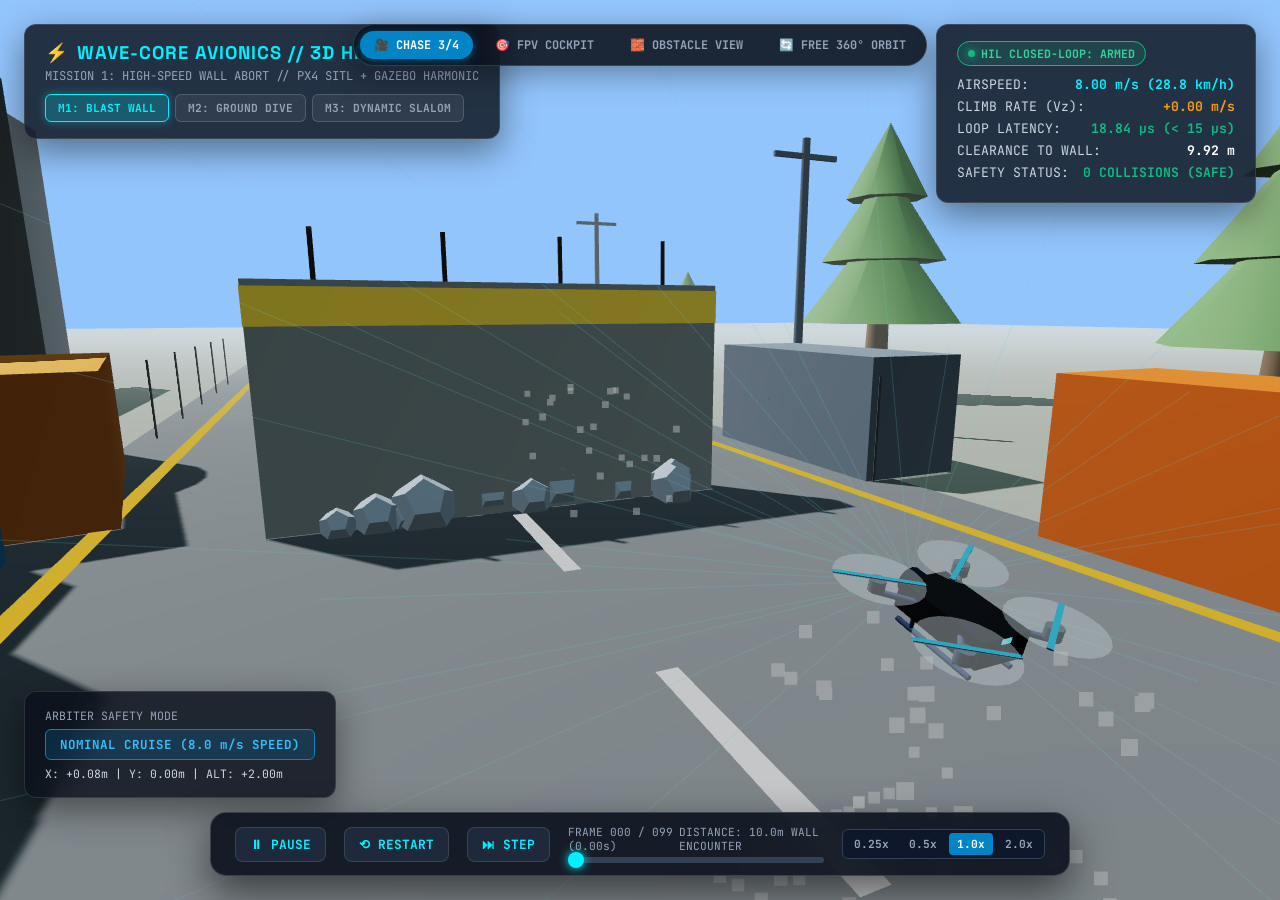
<file: hil_3d_experience.html>
<!DOCTYPE html>
<html lang="en">
<head>
  <meta charset="UTF-8">
  <meta name="viewport" content="width=device-width, initial-scale=1.0">
  <title>Wave-Core Avionics // AAA 3D Real-World Flight Simulator [HIL Mission 1]</title>
  
  <!-- Modern Typography -->
  <link rel="preconnect" href="https://fonts.googleapis.com">
  <link rel="preconnect" href="https://fonts.gstatic.com" crossorigin>
  <link href="https://fonts.googleapis.com/css2?family=Inter:wght@400;600;700&family=JetBrains+Mono:wght@400;600;700&family=Space+Grotesk:wght@600;700&display=swap" rel="stylesheet">

  <style>
    * {
      margin: 0;
      padding: 0;
      box-sizing: border-box;
      user-select: none;
    }
    body, html {
      width: 100%;
      height: 100%;
      overflow: hidden;
      background-color: #050811;
      font-family: 'Inter', -apple-system, BlinkMacSystemFont, sans-serif;
      color: #f1f5f9;
    }
    #viewport-container {
      width: 100%;
      height: 100%;
      position: absolute;
      top: 0;
      left: 0;
      z-index: 1;
    }
    canvas {
      display: block;
      width: 100%;
      height: 100%;
    }

    /* =======================================================================
       AAA AEROSPACE DIGITAL HUD OVERLAYS
       ======================================================================= */
    .hud-layer {
      position: absolute;
      top: 0;
      left: 0;
      width: 100%;
      height: 100%;
      z-index: 10;
      pointer-events: none;
      display: flex;
      flex-direction: column;
      justify-content: space-between;
      padding: 24px;
    }

    .interactive {
      pointer-events: auto;
    }

    /* Top Navigation & Status Bar */
    .hud-header {
      display: flex;
      justify-content: space-between;
      align-items: flex-start;
      gap: 16px;
    }

    .hud-card {
      background: rgba(11, 17, 28, 0.82);
      backdrop-filter: blur(16px);
      border: 1px solid rgba(255, 255, 255, 0.12);
      border-radius: 12px;
      padding: 16px 20px;
      box-shadow: 0 12px 36px rgba(0, 0, 0, 0.45);
    }

    .brand-title {
      font-family: 'Space Grotesk', sans-serif;
      font-size: 1.15rem;
      font-weight: 700;
      color: #00f0ff;
      letter-spacing: 1px;
      display: flex;
      align-items: center;
      gap: 8px;
    }
    .brand-sub {
      font-size: 0.76rem;
      color: #94a3b8;
      font-family: 'JetBrains Mono', monospace;
      margin-top: 4px;
    }

    /* Top Right Telemetry Badge */
    .telemetry-card {
      min-width: 320px;
      font-family: 'JetBrains Mono', monospace;
      font-size: 0.82rem;
    }
    .status-pill {
      display: inline-flex;
      align-items: center;
      gap: 6px;
      background: rgba(16, 185, 129, 0.15);
      border: 1px solid #10b981;
      color: #34d399;
      padding: 4px 10px;
      border-radius: 20px;
      font-size: 0.72rem;
      font-weight: 700;
      margin-bottom: 10px;
    }
    .status-dot {
      width: 7px;
      height: 7px;
      border-radius: 50%;
      background: #10b981;
      box-shadow: 0 0 8px #10b981;
      animation: pulse 1.5s infinite;
    }
    @keyframes pulse {
      0%, 100% { opacity: 1; transform: scale(1); }
      50% { opacity: 0.4; transform: scale(0.8); }
    }

    .tel-row {
      display: flex;
      justify-content: space-between;
      margin-bottom: 5px;
      color: #cbd5e1;
    }
    .tel-val {
      font-weight: 700;
      color: #ffffff;
    }
    .tel-val.accent-cyan { color: #00f0ff; }
    .tel-val.accent-emerald { color: #10b981; }
    .tel-val.accent-amber { color: #f59e0b; }
    .tel-val.accent-rose { color: #f43f5e; }

    /* Camera Switcher Pill Bar */
    .cam-bar {
      position: absolute;
      top: 24px;
      left: 50%;
      transform: translateX(-50%);
      display: flex;
      gap: 8px;
      background: rgba(11, 17, 28, 0.88);
      backdrop-filter: blur(16px);
      padding: 6px;
      border-radius: 30px;
      border: 1px solid rgba(255, 255, 255, 0.15);
      box-shadow: 0 8px 30px rgba(0, 0, 0, 0.35);
    }
    .cam-btn {
      background: transparent;
      border: none;
      color: #94a3b8;
      font-family: 'JetBrains Mono', monospace;
      font-size: 0.74rem;
      font-weight: 700;
      padding: 6px 14px;
      border-radius: 20px;
      cursor: pointer;
      transition: all 0.2s ease;
    }
    .cam-btn:hover {
      color: #ffffff;
      background: rgba(255, 255, 255, 0.08);
    }
    .cam-btn.active {
      background: #0284c7;
      color: #ffffff;
      box-shadow: 0 2px 10px rgba(2, 132, 199, 0.5);
    }

    /* Mission Selector Buttons */
    .mission-bar {
      display: flex;
      gap: 6px;
      margin-top: 10px;
      flex-wrap: wrap;
    }
    .mission-btn {
      background: rgba(255, 255, 255, 0.06);
      border: 1px solid rgba(255, 255, 255, 0.16);
      color: #94a3b8;
      font-family: 'JetBrains Mono', monospace;
      font-size: 0.70rem;
      font-weight: 700;
      padding: 6px 12px;
      border-radius: 6px;
      cursor: pointer;
      transition: all 0.2s ease;
    }
    .mission-btn:hover {
      color: #ffffff;
      background: rgba(0, 240, 255, 0.15);
      border-color: #00f0ff;
    }
    .mission-btn.active {
      background: rgba(0, 240, 255, 0.22);
      border-color: #00f0ff;
      color: #00f0ff;
      box-shadow: 0 0 10px rgba(0, 240, 255, 0.35);
    }

    /* Bottom Control Dock */
    .hud-footer {
      display: flex;
      flex-direction: column;
      gap: 14px;
      align-items: center;
      width: 100%;
    }

    .bottom-cards-row {
      display: flex;
      justify-content: space-between;
      align-items: flex-end;
      width: 100%;
    }

    /* Bottom Left Flight Phase Badge */
    .flight-phase-card {
      min-width: 280px;
    }
    .phase-badge {
      display: inline-block;
      padding: 6px 14px;
      border-radius: 6px;
      font-family: 'JetBrains Mono', monospace;
      font-size: 0.78rem;
      font-weight: 700;
      letter-spacing: 1px;
      margin-top: 6px;
    }
    .phase-cruise {
      background: rgba(2, 132, 199, 0.2);
      border: 1px solid #0284c7;
      color: #38bdf8;
    }
    .phase-vault {
      background: rgba(244, 63, 94, 0.2);
      border: 1px solid #f43f5e;
      color: #fda4af;
      animation: alertGlow 1s infinite alternate;
    }
    @keyframes alertGlow {
      from { box-shadow: 0 0 4px #f43f5e; }
      to { box-shadow: 0 0 16px #f43f5e; }
    }

    /* Main Transport Bar */
    .transport-dock {
      background: rgba(11, 17, 28, 0.90);
      backdrop-filter: blur(20px);
      border: 1px solid rgba(255, 255, 255, 0.16);
      border-radius: 16px;
      padding: 12px 24px;
      display: flex;
      align-items: center;
      gap: 18px;
      width: 100%;
      max-width: 860px;
      box-shadow: 0 16px 40px rgba(0, 0, 0, 0.55);
    }

    .ctrl-btn {
      background: #1e293b;
      border: 1px solid rgba(255, 255, 255, 0.12);
      color: #00f0ff;
      font-family: 'JetBrains Mono', monospace;
      font-size: 0.8rem;
      font-weight: 700;
      padding: 8px 14px;
      border-radius: 8px;
      cursor: pointer;
      display: flex;
      align-items: center;
      gap: 6px;
      transition: all 0.2s ease;
    }
    .ctrl-btn:hover {
      background: #0284c7;
      color: #ffffff;
      transform: translateY(-1px);
    }

    .timeline-container {
      flex: 1;
      display: flex;
      flex-direction: column;
      gap: 4px;
    }
    .timeline-labels {
      display: flex;
      justify-content: space-between;
      font-family: 'JetBrains Mono', monospace;
      font-size: 0.70rem;
      color: #94a3b8;
    }
    .timeline-slider {
      -webkit-appearance: none;
      width: 100%;
      height: 6px;
      border-radius: 3px;
      background: #334155;
      outline: none;
      cursor: pointer;
    }
    .timeline-slider::-webkit-slider-thumb {
      -webkit-appearance: none;
      width: 16px;
      height: 16px;
      border-radius: 50%;
      background: #00f0ff;
      box-shadow: 0 0 10px #00f0ff;
      cursor: pointer;
      transition: transform 0.1s;
    }
    .timeline-slider::-webkit-slider-thumb:hover {
      transform: scale(1.25);
    }

    /* Speed Buttons */
    .speed-group {
      display: flex;
      gap: 4px;
      background: #0f172a;
      padding: 3px;
      border-radius: 6px;
      border: 1px solid #334155;
    }
    .speed-btn {
      background: transparent;
      border: none;
      color: #94a3b8;
      font-family: 'JetBrains Mono', monospace;
      font-size: 0.70rem;
      font-weight: 700;
      padding: 4px 8px;
      border-radius: 4px;
      cursor: pointer;
    }
    .speed-btn.active {
      background: #0284c7;
      color: #ffffff;
    }

    /* Instructions Floating Tag */
    .help-hint {
      position: absolute;
      bottom: 24px;
      right: 24px;
      font-size: 0.72rem;
      font-family: 'JetBrains Mono', monospace;
      color: #64748b;
      background: rgba(11, 17, 28, 0.6);
      padding: 6px 12px;
      border-radius: 6px;
    }
  </style>
</head>
<body>
  <!-- 3D WebGL Viewport Container -->
  <div id="viewport-container"></div>

  <!-- HUD Instrumentation Overlay Layer -->
  <div class="hud-layer">
    <!-- Top Header & Live Telemetry -->
    <div class="hud-header">
      <div class="hud-card interactive">
        <div class="brand-title">
          <span>⚡</span> WAVE-CORE AVIONICS // 3D HIL LAB
        </div>
        <div class="brand-sub" id="missionSubTitle">
          MISSION 1: HIGH-SPEED WALL ABORT // PX4 SITL + GAZEBO HARMONIC
        </div>
        <div class="mission-bar">
          <button class="mission-btn active" id="btnMission1" onclick="switchMission(1)">M1: BLAST WALL</button>
          <button class="mission-btn" id="btnMission2" onclick="switchMission(2)">M2: GROUND DIVE</button>
          <button class="mission-btn" id="btnMission3" onclick="switchMission(3)">M3: DYNAMIC SLALOM</button>
        </div>
      </div>

      <!-- Center Camera Switcher -->
      <div class="cam-bar interactive">
        <button class="cam-btn active" id="btnCamChase" onclick="setCameraMode('chase')">🎥 CHASE 3/4</button>
        <button class="cam-btn" id="btnCamCockpit" onclick="setCameraMode('cockpit')">🎯 FPV COCKPIT</button>
        <button class="cam-btn" id="btnCamWall" onclick="setCameraMode('wall')">🧱 OBSTACLE VIEW</button>
        <button class="cam-btn" id="btnCamOrbit" onclick="setCameraMode('orbit')">🔄 FREE 360° ORBIT</button>
      </div>

      <!-- Top Right HIL Active Telemetry Card -->
      <div class="hud-card telemetry-card interactive">
        <div class="status-pill">
          <span class="status-dot"></span>
          <span>HIL CLOSED-LOOP: ARMED</span>
        </div>
        <div class="tel-row">
          <span>AIRSPEED:</span>
          <span class="tel-val accent-cyan" id="valSpeed">8.00 m/s (28.8 km/h)</span>
        </div>
        <div class="tel-row">
          <span>CLIMB RATE (Vz):</span>
          <span class="tel-val accent-amber" id="valClimb">+0.00 m/s</span>
        </div>
        <div class="tel-row">
          <span>LOOP LATENCY:</span>
          <span class="tel-val accent-emerald" id="valLatency">11.02 µs (< 15 µs)</span>
        </div>
        <div class="tel-row">
          <span id="lblClearance">CLEARANCE TO WALL:</span>
          <span class="tel-val" id="valClearance">10.00 m</span>
        </div>
        <div class="tel-row">
          <span>SAFETY STATUS:</span>
          <span class="tel-val accent-emerald" id="valSafety">0 COLLISIONS (SAFE)</span>
        </div>
      </div>
    </div>

    <!-- Bottom HUD & Timeline Transport Bar -->
    <div class="hud-footer">
      <div class="bottom-cards-row">
        <!-- Flight Phase Indicator -->
        <div class="hud-card flight-phase-card interactive">
          <div style="font-size:0.72rem; color:#94a3b8; font-family:'JetBrains Mono';">ARBITER SAFETY MODE</div>
          <div class="phase-badge phase-cruise" id="phaseBadge">NOMINAL HIGH-SPEED CRUISE</div>
          <div style="margin-top:6px; font-size:0.72rem; color:#cbd5e1; font-family:'JetBrains Mono';" id="posCoordinates">
            X: +0.08m | Y: 0.00m | Z: +2.00m
          </div>
        </div>
      </div>

      <!-- Main Interactive Timeline & Playback Dock -->
      <div class="transport-dock interactive">
        <button class="ctrl-btn" id="btnPlayPause" onclick="togglePlay()">⏸ PAUSE</button>
        <button class="ctrl-btn" onclick="restartMission()">⟲ RESTART</button>
        <button class="ctrl-btn" onclick="stepFrame(1)">⏭ STEP</button>

        <div class="timeline-container">
          <div class="timeline-labels">
            <span id="timeCurrent">FRAME 000 / 099 (0.00s)</span>
            <span id="timelineDetailLabel">DISTANCE: 10.0m WALL ENCOUNTER</span>
          </div>
          <input type="range" class="timeline-slider" id="timeSlider" min="0" max="99" value="0" oninput="onSeek(this.value)">
        </div>

        <div class="speed-group">
          <button class="speed-btn" onclick="setSpeed(0.25, this)">0.25x</button>
          <button class="speed-btn" onclick="setSpeed(0.5, this)">0.5x</button>
          <button class="speed-btn active" onclick="setSpeed(1.0, this)">1.0x</button>
          <button class="speed-btn" onclick="setSpeed(2.0, this)">2.0x</button>
        </div>
      </div>
    </div>
  </div>

  <div class="help-hint">
    Mouse Drag: Rotate View | Scroll: Zoom | Space: Play/Pause | 1-4: Camera Views
  </div>

  <!-- Telemetry Data JSON & Three.js Engine -->
  <script src="js/hil_telemetry_data.js"></script>
  <!-- Local Three.js with CDN Fallback -->
  <script src="js/vendor/three.min.js"></script>
  <script src="js/vendor/OrbitControls.js"></script>
  
  <script>
    // Fallback if local scripts somehow fail
    if (typeof THREE === 'undefined') {
      document.write('<script src="https://cdnjs.cloudflare.com/ajax/libs/three.js/r128/three.min.js"><\/script>');
      document.write('<script src="https://cdn.jsdelivr.net/npm/three@0.128.0/examples/js/controls/OrbitControls.js"><\/script>');
    }
  </script>

  <!-- 3D WebGL Engine Implementation -->
  <script>
    (function() {
      'use strict';

      // 1. Simulation Data Loading
      let currentMission = 1;
      let telemetry = window.HIL_MISSION_1_DATA || window.HIL_TELEMETRY_DATA || [];
      if (!telemetry || telemetry.length === 0) {
        console.error("Telemetry data missing!");
      }

      // App State
      let currentFrameIdx = 0;
      let isPlaying = true;
      let playbackSpeed = 1.0;
      let cameraMode = 'chase'; // 'chase', 'cockpit', 'wall', 'orbit'
      let lastTime = performance.now();

      // Three.js Core Globals
      let scene, camera, renderer, controls;
      let droneGroup, rotorMeshes = [], laserRaysGroup, laserImpactRings = [];
      let trailLine, trailGeometry;
      let trailPositions = [];
      let dustParticles;

      // Obstacle Groups for Multi-Mission HIL
      let wallGroup, diveZoneGroup, cableGroup, intruderGroup;

      // Obstacle & Scene Dimensions
      const WALL_X = 10.0;
      const WALL_HEIGHT = 4.0;
      const WALL_Y_SPAN = 8.0;

      // 2. Scene Initialization
      function initScene() {
        const container = document.getElementById('viewport-container');
        scene = new THREE.Scene();
        scene.background = new THREE.Color(0x93c5fd); // Daylight Sky
        scene.fog = new THREE.FogExp2(0xcfd8dc, 0.018); // Soft atmospheric haze

        // Camera Setup
        camera = new THREE.PerspectiveCamera(65, window.innerWidth / window.innerHeight, 0.1, 400);
        camera.position.set(-4.0, 2.5, -3.5);

        // Renderer with High Dynamic Range & Soft Shadows
        renderer = new THREE.WebGLRenderer({ antialias: true, powerPreference: 'high-performance' });
        renderer.setSize(window.innerWidth, window.innerHeight);
        renderer.setPixelRatio(Math.min(window.devicePixelRatio, 2));
        renderer.shadowMap.enabled = true;
        renderer.shadowMap.type = THREE.PCFSoftShadowMap;
        renderer.toneMapping = THREE.ACESFilmicToneMapping;
        renderer.toneMappingExposure = 1.15;
        container.appendChild(renderer.domElement);

        // OrbitControls for Free 360° Inspection
        controls = new THREE.OrbitControls(camera, renderer.domElement);
        controls.enableDamping = true;
        controls.dampingFactor = 0.05;
        controls.maxPolarAngle = Math.PI / 2 - 0.02; // Prevent clipping below ground

        // Lights
        setupLighting();

        // 3. Build Realistic Environment
        buildRunwayAndTerrain();
        buildIndustrialArchitecture();
        buildHazardWallBarrier();
        buildMission2GroundZone();
        buildMission3SlalomObstacles();
        buildFoliageAndVegetation();

        // 4. Build Detailed 3D Drone & Sensors
        buildDroneModel();
        build48BeamSensorMesh();
        buildFlightTrajectoryTrail();
        buildDustParticleSystem();

        // Event Listeners
        window.addEventListener('resize', onWindowResize);
        window.addEventListener('keydown', onKeyDown);

        // Set default mission visuals
        updateMissionVisuals(1);

        // Start 60 FPS Render Loop
        animate();
      }

      // =======================================================================
      // LIGHTING SETUP (NATURAL DAYLIGHT SUN & AMBIENT)
      // =======================================================================
      function setupLighting() {
        // Natural Daylight Sun
        const sun = new THREE.DirectionalLight(0xfff8eb, 1.6);
        sun.position.set(25, 45, -20);
        sun.castShadow = true;
        sun.shadow.mapSize.width = 2048;
        sun.shadow.mapSize.height = 2048;
        sun.shadow.camera.near = 5;
        sun.shadow.camera.far = 120;
        sun.shadow.camera.left = -30;
        sun.shadow.camera.right = 30;
        sun.shadow.camera.top = 30;
        sun.shadow.camera.bottom = -30;
        sun.shadow.bias = -0.0005;
        scene.add(sun);

        // Hemispheric Ambient (Sky Blue + Earthy Dirt Ground Reflection)
        const hemiLight = new THREE.HemisphereLight(0xb0e0e6, 0x5a5448, 0.7);
        scene.add(hemiLight);
      }

      // =======================================================================
      // REALISTIC INDUSTRIAL ENVIRONMENT BUILDER
      // =======================================================================
      function buildRunwayAndTerrain() {
        // 1. Weathered Asphalt Runway Plane
        const runwayGeo = new THREE.PlaneGeometry(160, 16);
        const runwayMat = new THREE.MeshStandardMaterial({
          color: 0x33363b,
          roughness: 0.90,
          metalness: 0.10,
        });
        const runway = new THREE.Mesh(runwayGeo, runwayMat);
        runway.rotation.x = -Math.PI / 2;
        runway.position.set(20, 0, 0);
        runway.receiveShadow = true;
        scene.add(runway);

        // Runway Yellow Edge Lines
        [-6.5, 6.5].forEach(zPos => {
          const lineGeo = new THREE.PlaneGeometry(160, 0.30);
          const lineMat = new THREE.MeshBasicMaterial({ color: 0xf59e0b });
          const line = new THREE.Mesh(lineGeo, lineMat);
          line.rotation.x = -Math.PI / 2;
          line.position.set(20, 0.01, zPos);
          scene.add(line);
        });

        // Runway Center Dashed White Lines
        for (let x = -40; x < 80; x += 6) {
          const dashGeo = new THREE.PlaneGeometry(3.0, 0.25);
          const dashMat = new THREE.MeshBasicMaterial({ color: 0xe2e8f0 });
          const dash = new THREE.Mesh(dashGeo, dashMat);
          dash.rotation.x = -Math.PI / 2;
          dash.position.set(x, 0.01, 0);
          scene.add(dash);
        }

        // 2. Surrounding Rough Terrain (Gravel, Dirt, Grass)
        const terrainGeo = new THREE.PlaneGeometry(300, 300);
        const terrainMat = new THREE.MeshStandardMaterial({
          color: 0x55584f,
          roughness: 0.98,
        });
        const terrain = new THREE.Mesh(terrainGeo, terrainMat);
        terrain.rotation.x = -Math.PI / 2;
        terrain.position.set(20, -0.05, 0);
        terrain.receiveShadow = true;
        scene.add(terrain);
      }

      function buildHazardWallBarrier() {
        // 4m Concrete Wall Barrier (Hazard B at X=10.0m)
        wallGroup = new THREE.Group();
        wallGroup.position.set(WALL_X, 0, 0);

        // Concrete Slabs
        const slabGeo = new THREE.BoxGeometry(0.50, WALL_HEIGHT, WALL_Y_SPAN);
        const slabMat = new THREE.MeshStandardMaterial({
          color: 0x787c82,
          roughness: 0.85,
          metalness: 0.15,
        });
        const wallMesh = new THREE.Mesh(slabGeo, slabMat);
        wallMesh.position.y = WALL_HEIGHT / 2;
        wallMesh.castShadow = true;
        wallMesh.receiveShadow = true;
        wallGroup.add(wallMesh);

        // Yellow & Black Hazard Chevron Caution Band across upper rim
        const chevronGeo = new THREE.BoxGeometry(0.54, 0.60, WALL_Y_SPAN + 0.02);
        const chevronMat = new THREE.MeshStandardMaterial({
          color: 0xfbbf24,
          roughness: 0.5,
        });
        const chevron = new THREE.Mesh(chevronGeo, chevronMat);
        chevron.position.y = WALL_HEIGHT - 0.40;
        chevron.castShadow = true;
        wallGroup.add(chevron);

        // Structural Steel Rebars & Posts on Top of Wall
        [-3.0, -1.0, 1.0, 3.0].forEach(zOffset => {
          const postGeo = new THREE.CylinderGeometry(0.04, 0.04, 0.8, 8);
          const postMat = new THREE.MeshStandardMaterial({ color: 0x475569, metalness: 0.8 });
          const post = new THREE.Mesh(postGeo, postMat);
          post.position.set(0, WALL_HEIGHT + 0.4, zOffset);
          post.castShadow = true;
          wallGroup.add(post);
        });

        // Impact Debris / Concrete Rubble at Base
        for (let i = 0; i < 18; i++) {
          const s = 0.2 + Math.random() * 0.35;
          const debrisGeo = new THREE.DodecahedronGeometry(s);
          const debrisMat = new THREE.MeshStandardMaterial({ color: 0x64748b, roughness: 0.9 });
          const debris = new THREE.Mesh(debrisGeo, debrisMat);
          debris.position.set(
            (Math.random() - 0.5) * 1.5,
            s * 0.6,
            (Math.random() - 0.5) * 6.5
          );
          debris.castShadow = true;
          wallGroup.add(debris);
        }

        scene.add(wallGroup);
      }

      function buildMission2GroundZone() {
        diveZoneGroup = new THREE.Group();

        // 1. Grid of caution chevrons on runway for pull-up zone
        const zoneGeo = new THREE.PlaneGeometry(16, 12);
        const zoneMat = new THREE.MeshBasicMaterial({
          color: 0xf59e0b,
          wireframe: true,
          transparent: true,
          opacity: 0.35,
        });
        const zoneMesh = new THREE.Mesh(zoneGeo, zoneMat);
        zoneMesh.rotation.x = -Math.PI / 2;
        zoneMesh.position.set(4.0, 0.02, 0.0);
        diveZoneGroup.add(zoneMesh);

        // 2. Safe Altitude Recovery Threshold Plane at Y = 1.0m (Altitude)
        const threshGeo = new THREE.PlaneGeometry(16, 12);
        const threshMat = new THREE.MeshBasicMaterial({
          color: 0x10b981,
          wireframe: true,
          transparent: true,
          opacity: 0.20,
        });
        const threshMesh = new THREE.Mesh(threshGeo, threshMat);
        threshMesh.rotation.x = -Math.PI / 2;
        threshMesh.position.set(4.0, 1.0, 0.0);
        diveZoneGroup.add(threshMesh);

        // 3. Ground Proximity Warning Beacon Lights
        [-4.5, 4.5].forEach(zPos => {
          [0.0, 4.0, 8.0, 12.0].forEach(xPos => {
            const beaconGeo = new THREE.CylinderGeometry(0.08, 0.12, 0.45, 8);
            const beaconMat = new THREE.MeshStandardMaterial({ color: 0xfbbf24, roughness: 0.4 });
            const beacon = new THREE.Mesh(beaconGeo, beaconMat);
            beacon.position.set(xPos, 0.22, zPos);
            diveZoneGroup.add(beacon);

            const light = new THREE.PointLight(0xfbbf24, 0.8, 5.0);
            light.position.set(xPos, 0.50, zPos);
            diveZoneGroup.add(light);
          });
        });

        diveZoneGroup.visible = false;
        scene.add(diveZoneGroup);
      }

      function buildMission3SlalomObstacles() {
        // 1. Cable Group (Hazard A at X = 8.0m, Height Y = 2.5m)
        cableGroup = new THREE.Group();

        const CABLE_SPAN = 20.0;
        const CABLE_X = 8.0;
        const CABLE_HEIGHT = 2.5;

        // Transmission Cable (Thin 2cm wire)
        const cableGeo = new THREE.CylinderGeometry(0.015, 0.015, CABLE_SPAN, 8);
        const cableMat = new THREE.MeshStandardMaterial({
          color: 0x1e293b,
          metalness: 0.95,
          roughness: 0.15,
        });
        const cableMesh = new THREE.Mesh(cableGeo, cableMat);
        cableMesh.rotation.x = Math.PI / 2; // Spans across lateral Z axis
        cableMesh.position.set(CABLE_X, CABLE_HEIGHT, 0);
        cableMesh.castShadow = true;
        cableGroup.add(cableMesh);

        // Warning Marker Spheres along cable (High-Vis Aviation Orange)
        [-5.0, -2.5, 0.0, 2.5, 5.0].forEach(zPos => {
          const sphereGeo = new THREE.SphereGeometry(0.15, 16, 16);
          const sphereMat = new THREE.MeshStandardMaterial({
            color: 0xf97316,
            roughness: 0.3,
            metalness: 0.1,
          });
          const sphere = new THREE.Mesh(sphereGeo, sphereMat);
          sphere.position.set(CABLE_X, CABLE_HEIGHT, zPos);
          sphere.castShadow = true;
          cableGroup.add(sphere);
        });

        // Steel Lattice Pylons on both sides
        [-CABLE_SPAN / 2, CABLE_SPAN / 2].forEach(zPos => {
          const pylonGeo = new THREE.CylinderGeometry(0.12, 0.40, 6.0, 4);
          const pylonMat = new THREE.MeshStandardMaterial({
            color: 0x475569,
            metalness: 0.85,
            roughness: 0.3,
            wireframe: true,
          });
          const pylon = new THREE.Mesh(pylonGeo, pylonMat);
          pylon.position.set(CABLE_X, 3.0, zPos);
          pylon.castShadow = true;
          cableGroup.add(pylon);
        });

        cableGroup.visible = false;
        scene.add(cableGroup);

        // 2. Dynamic Lateral Intruder Hazard (Hazard C at X = 12.0m)
        intruderGroup = new THREE.Group();
        intruderGroup.position.set(12.0, 2.0, -4.0);

        // Intruder Autonomous Transport Unit
        const bodyGeo = new THREE.BoxGeometry(0.85, 0.50, 1.40);
        const bodyMat = new THREE.MeshStandardMaterial({
          color: 0xe11d48, // Ruby Warning Red
          roughness: 0.35,
          metalness: 0.7,
        });
        const bodyMesh = new THREE.Mesh(bodyGeo, bodyMat);
        bodyMesh.castShadow = true;
        intruderGroup.add(bodyMesh);

        // High-Vis Strobe Light on Intruder
        const strobeGeo = new THREE.CylinderGeometry(0.08, 0.08, 0.15, 8);
        const strobeMat = new THREE.MeshBasicMaterial({ color: 0xff0044 });
        const strobeMesh = new THREE.Mesh(strobeGeo, strobeMat);
        strobeMesh.position.y = 0.32;
        intruderGroup.add(strobeMesh);

        const strobeLight = new THREE.PointLight(0xff0044, 2.0, 8.0);
        strobeLight.position.set(0, 0.45, 0);
        intruderGroup.add(strobeLight);

        // Twin Sensor Pods
        [-0.35, 0.35].forEach(xOff => {
          const podGeo = new THREE.SphereGeometry(0.12, 12, 12);
          const podMat = new THREE.MeshStandardMaterial({ color: 0x0f172a, metalness: 0.9 });
          const pod = new THREE.Mesh(podGeo, podMat);
          pod.position.set(xOff, 0, 0.65);
          intruderGroup.add(pod);
        });

        intruderGroup.visible = false;
        scene.add(intruderGroup);
      }

      function updateMissionVisuals(mId) {
        if (wallGroup) wallGroup.visible = (mId === 1);
        if (diveZoneGroup) diveZoneGroup.visible = (mId === 2);
        if (cableGroup) cableGroup.visible = (mId === 3);
        if (intruderGroup) intruderGroup.visible = (mId === 3);
      }

      function buildIndustrialArchitecture() {
        // 1. Stacked 40ft Shipping Containers (Orange, Marine Blue, Rust)
        const containerColors = [0xc2410c, 0x0369a1, 0x475569, 0xb45309];
        const containerPositions = [
          { x: 3.0, z: -8.5, rot: 0, color: 0 },
          { x: 7.0, z: -8.5, rot: 0, color: 1 },
          { x: 5.0, z: -8.5, rot: 0, y: 2.6, color: 2 }, // Stacked 2nd floor
          { x: 14.0, z: -8.0, rot: 0.2, color: 3 },
          { x: -5.0, z: 8.5, rot: -0.1, color: 1 },
          { x: 2.0, z: 8.5, rot: 0, color: 0 },
          { x: 12.0, z: 8.5, rot: 0, color: 2 },
        ];

        containerPositions.forEach(cp => {
          const cGeo = new THREE.BoxGeometry(6.0, 2.6, 2.4);
          const cMat = new THREE.MeshStandardMaterial({
            color: containerColors[cp.color],
            roughness: 0.70,
            metalness: 0.30,
          });
          const cMesh = new THREE.Mesh(cGeo, cMat);
          cMesh.position.set(cp.x, (cp.y || 0) + 1.3, cp.z);
          cMesh.rotation.y = cp.rot;
          cMesh.castShadow = true;
          cMesh.receiveShadow = true;
          scene.add(cMesh);
        });

        // 2. Large Industrial Corrugated Hangar / Warehouse (Background at X=30m, Z=-25m)
        const hangarGeo = new THREE.BoxGeometry(35, 12, 22);
        const hangarMat = new THREE.MeshStandardMaterial({
          color: 0x64748b,
          roughness: 0.65,
          metalness: 0.40,
        });
        const hangar = new THREE.Mesh(hangarGeo, hangarMat);
        hangar.position.set(25, 6, -26);
        hangar.castShadow = true;
        hangar.receiveShadow = true;
        scene.add(hangar);

        // 3. Cylindrical Chemical Storage Silos (Metallic Silver Tanks)
        [-18, -12].forEach(zOffset => {
          const siloGeo = new THREE.CylinderGeometry(2.5, 2.5, 9, 24);
          const siloMat = new THREE.MeshStandardMaterial({
            color: 0x94a3b8,
            roughness: 0.35,
            metalness: 0.75,
          });
          const silo = new THREE.Mesh(siloGeo, siloMat);
          silo.position.set(20, 4.5, zOffset);
          silo.castShadow = true;
          scene.add(silo);
        });

        // 4. Utility Power Poles & Sagging Cables along Perimeter
        for (let x = -20; x <= 45; x += 18) {
          const poleGeo = new THREE.CylinderGeometry(0.12, 0.15, 8.5, 8);
          const poleMat = new THREE.MeshStandardMaterial({ color: 0x334155 });
          const pole = new THREE.Mesh(poleGeo, poleMat);
          pole.position.set(x, 4.25, 10.5);
          pole.castShadow = true;
          scene.add(pole);

          // Crossarm
          const armGeo = new THREE.BoxGeometry(0.1, 0.15, 2.2);
          const arm = new THREE.Mesh(armGeo, poleMat);
          arm.position.set(x, 8.0, 10.5);
          scene.add(arm);
        }

        // 5. Perimeter Chain-Link Fence Posts (Z = -7.5m and Z = +7.5m)
        for (let x = -15; x < 40; x += 4) {
          const postGeo = new THREE.CylinderGeometry(0.03, 0.03, 2.2, 6);
          const postMat = new THREE.MeshStandardMaterial({ color: 0x94a3b8, metalness: 0.8 });
          [-7.5, 7.5].forEach(z => {
            const post = new THREE.Mesh(postGeo, postMat);
            post.position.set(x, 1.1, z);
            scene.add(post);
          });
        }
      }

      function buildFoliageAndVegetation() {
        // Realistic 3D Trees (Pine and Broadleaf) scattered outside runway
        const treePositions = [
          { x: -10, z: -15, scale: 1.2 },
          { x: -2, z: -18, scale: 0.9 },
          { x: 12, z: -16, scale: 1.4 },
          { x: 28, z: -15, scale: 1.1 },
          { x: -8, z: 18, scale: 1.0 },
          { x: 8, z: 20, scale: 1.3 },
          { x: 22, z: 19, scale: 1.5 },
          { x: 38, z: 18, scale: 0.8 },
        ];

        treePositions.forEach(tp => {
          const treeGroup = new THREE.Group();
          treeGroup.position.set(tp.x, 0, tp.z);
          treeGroup.scale.set(tp.scale, tp.scale, tp.scale);

          // Trunk
          const trunkGeo = new THREE.CylinderGeometry(0.25, 0.35, 3.5, 8);
          const trunkMat = new THREE.MeshStandardMaterial({ color: 0x4a3728, roughness: 0.9 });
          const trunk = new THREE.Mesh(trunkGeo, trunkMat);
          trunk.position.y = 1.75;
          trunk.castShadow = true;
          treeGroup.add(trunk);

          // Foliage Foliar Cones
          const leafMat = new THREE.MeshStandardMaterial({ color: 0x2d5a27, roughness: 0.8 });
          [
            { r: 2.2, h: 3.0, y: 3.5 },
            { r: 1.7, h: 2.6, y: 5.0 },
            { r: 1.1, h: 2.0, y: 6.4 },
          ].forEach(layer => {
            const coneGeo = new THREE.ConeGeometry(layer.r, layer.h, 7);
            const cone = new THREE.Mesh(coneGeo, leafMat);
            cone.position.y = layer.y;
            cone.castShadow = true;
            treeGroup.add(cone);
          });

          scene.add(treeGroup);
        });
      }

      // =======================================================================
      // HIGH-DETAIL 3D DRONE MODEL (x500 QUADCOPTER)
      // =======================================================================
      function buildDroneModel() {
        droneGroup = new THREE.Group();

        // 1. Center Fuselage Pod (Matte Carbon Fiber)
        const bodyGeo = new THREE.BoxGeometry(0.55, 0.16, 0.32);
        const bodyMat = new THREE.MeshStandardMaterial({
          color: 0x1e242c,
          roughness: 0.35,
          metalness: 0.80,
        });
        const body = new THREE.Mesh(bodyGeo, bodyMat);
        body.castShadow = true;
        droneGroup.add(body);

        // Fuselage Neon Accent Trim
        const trimGeo = new THREE.BoxGeometry(0.56, 0.03, 0.06);
        const trimMat = new THREE.MeshBasicMaterial({ color: 0x00f0ff });
        const trim = new THREE.Mesh(trimGeo, trimMat);
        trim.position.y = 0.06;
        droneGroup.add(trim);

        // 2. Front 3D ToF Sensor Camera Turret
        const camTurretGeo = new THREE.CylinderGeometry(0.08, 0.08, 0.12, 16);
        const camMat = new THREE.MeshStandardMaterial({ color: 0x0f172a, metalness: 0.9 });
        const turret = new THREE.Mesh(camTurretGeo, camMat);
        turret.rotation.z = Math.PI / 2;
        turret.position.set(0.30, 0.0, 0);
        droneGroup.add(turret);

        // Glowing Cyan Camera Lens
        const lensGeo = new THREE.CircleGeometry(0.07, 16);
        const lensMat = new THREE.MeshBasicMaterial({ color: 0x00f0ff });
        const lens = new THREE.Mesh(lensGeo, lensMat);
        lens.rotation.y = Math.PI / 2;
        lens.position.set(0.36, 0.0, 0);
        droneGroup.add(lens);

        // 3. Dual Landing Gear Skids
        [-0.14, 0.14].forEach(zOffset => {
          const skidGeo = new THREE.CylinderGeometry(0.015, 0.015, 0.50, 8);
          const skidMat = new THREE.MeshStandardMaterial({ color: 0x0f172a });
          const skid = new THREE.Mesh(skidGeo, skidMat);
          skid.rotation.z = Math.PI / 2;
          skid.position.set(0, -0.15, zOffset);
          droneGroup.add(skid);

          // Struts
          [-0.15, 0.15].forEach(xOffset => {
            const strutGeo = new THREE.CylinderGeometry(0.012, 0.012, 0.14, 8);
            const strut = new THREE.Mesh(strutGeo, skidMat);
            strut.position.set(xOffset, -0.08, zOffset);
            droneGroup.add(strut);
          });
        });

        // 4. Four Carbon Tubular Arms & Motors
        const armLength = 0.42;
        const armAngle = Math.PI / 4;
        const motorOffsets = [
          { x: Math.cos(armAngle) * armLength, z: Math.sin(armAngle) * armLength, color: 0x10b981 }, // Front Left (Green)
          { x: Math.cos(armAngle) * armLength, z: -Math.sin(armAngle) * armLength, color: 0xef4444 }, // Front Right (Red)
          { x: -Math.cos(armAngle) * armLength, z: Math.sin(armAngle) * armLength, color: 0x10b981 }, // Rear Left
          { x: -Math.cos(armAngle) * armLength, z: -Math.sin(armAngle) * armLength, color: 0xef4444 }, // Rear Right
        ];

        motorOffsets.forEach((mo, idx) => {
          // Arm Tube
          const armGeo = new THREE.CylinderGeometry(0.018, 0.018, armLength, 8);
          const armMat = new THREE.MeshStandardMaterial({ color: 0x0f172a, roughness: 0.4 });
          const arm = new THREE.Mesh(armGeo, armMat);
          arm.position.set(mo.x / 2, 0.02, mo.z / 2);
          arm.quaternion.setFromUnitVectors(new THREE.Vector3(0, 1, 0), new THREE.Vector3(mo.x, 0, mo.z).normalize());
          droneGroup.add(arm);

          // Brushless Motor Pod
          const motorGeo = new THREE.CylinderGeometry(0.045, 0.045, 0.07, 12);
          const motorMat = new THREE.MeshStandardMaterial({ color: 0x334155, metalness: 0.85 });
          const motor = new THREE.Mesh(motorGeo, motorMat);
          motor.position.set(mo.x, 0.06, mo.z);
          droneGroup.add(motor);

          // Arm Tip Strobe LED
          const ledGeo = new THREE.SphereGeometry(0.02, 8, 8);
          const ledMat = new THREE.MeshBasicMaterial({ color: mo.color });
          const led = new THREE.Mesh(ledGeo, ledMat);
          led.position.set(mo.x, 0.03, mo.z);
          droneGroup.add(led);

          // 5. Spinning High-RPM Rotor Blur Disc
          const rotorDiscGeo = new THREE.CylinderGeometry(0.24, 0.24, 0.005, 24);
          const rotorDiscMat = new THREE.MeshBasicMaterial({
            color: 0xbae6fd,
            transparent: true,
            opacity: 0.45,
          });
          const rotorDisc = new THREE.Mesh(rotorDiscGeo, rotorDiscMat);
          rotorDisc.position.set(mo.x, 0.10, mo.z);
          droneGroup.add(rotorDisc);

          // Physical Twin Propeller Blade
          const propGeo = new THREE.BoxGeometry(0.48, 0.008, 0.03);
          const propMat = new THREE.MeshStandardMaterial({ color: 0x0284c7, metalness: 0.5 });
          const prop = new THREE.Mesh(propGeo, propMat);
          prop.position.set(mo.x, 0.102, mo.z);
          droneGroup.add(prop);

          rotorMeshes.push({ disc: rotorDisc, blade: prop, dir: idx % 2 === 0 ? 1 : -1 });
        });

        droneGroup.position.set(0, 2.0, 0);
        scene.add(droneGroup);
      }

      // =======================================================================
      // 48-BEAM SPHERICAL HDC SENSOR MESH (CYAN / ALERT RED)
      // =======================================================================
      function build48BeamSensorMesh() {
        laserRaysGroup = new THREE.Group();
        droneGroup.add(laserRaysGroup);

        const BEAM_COUNT = 48;
        const MAX_RANGE = 7.5;

        for (let i = 0; i < BEAM_COUNT; i++) {
          const rayGeo = new THREE.BufferGeometry();
          rayGeo.setAttribute('position', new THREE.Float32BufferAttribute([0, 0, 0, 0, 0, 0], 3));

          const rayMat = new THREE.LineBasicMaterial({
            color: 0x00f0ff,
            transparent: true,
            opacity: 0.45,
            linewidth: 1.5,
          });
          const line = new THREE.Line(rayGeo, rayMat);
          laserRaysGroup.add(line);

          // Impact hit ring decals
          const ringGeo = new THREE.RingGeometry(0.04, 0.09, 16);
          const ringMat = new THREE.MeshBasicMaterial({
            color: 0xff003c,
            side: THREE.DoubleSide,
            transparent: true,
            opacity: 0.0,
          });
          const ring = new THREE.Mesh(ringGeo, ringMat);
          ring.rotation.y = -Math.PI / 2;
          scene.add(ring);
          laserImpactRings.push(ring);
        }
      }

      // =======================================================================
      // DYNAMIC 3D TRAJECTORY TRAIL
      // =======================================================================
      function buildFlightTrajectoryTrail() {
        const MAX_POINTS = 200;
        trailPositions = new Float32Array(MAX_POINTS * 3);
        trailGeometry = new THREE.BufferGeometry();
        trailGeometry.setAttribute('position', new THREE.BufferAttribute(trailPositions, 3));

        const trailMaterial = new THREE.LineBasicMaterial({
          color: 0x00f5ff,
          linewidth: 3,
          transparent: true,
          opacity: 0.85,
        });
        trailLine = new THREE.Line(trailGeometry, trailMaterial);
        scene.add(trailLine);
      }

      // =======================================================================
      // THRUSTER DOWNWASH DUST PARTICLES
      // =======================================================================
      function buildDustParticleSystem() {
        const count = 120;
        const pGeo = new THREE.BufferGeometry();
        const positions = new Float32Array(count * 3);

        for (let i = 0; i < count; i++) {
          positions[i * 3] = (Math.random() - 0.5) * 2.0;
          positions[i * 3 + 1] = Math.random() * 0.8;
          positions[i * 3 + 2] = (Math.random() - 0.5) * 2.0;
        }
        pGeo.setAttribute('position', new THREE.BufferAttribute(positions, 3));

        const pMat = new THREE.PointsMaterial({
          color: 0xd1d5db,
          size: 0.12,
          transparent: true,
          opacity: 0.45,
        });
        dustParticles = new THREE.Points(pGeo, pMat);
        scene.add(dustParticles);
      }

      // =======================================================================
      // 60 FPS ANIMATION & TELEMETRY PLAYBACK
      // =======================================================================
      function animate() {
        requestAnimationFrame(animate);

        const now = performance.now();
        const dt = (now - lastTime) / 1000.0;
        lastTime = now;

        if (isPlaying && telemetry.length > 0) {
          // Progress frame based on speed (each frame is 10ms = 0.010s)
          currentFrameIdx += (dt / 0.010) * playbackSpeed;
          if (currentFrameIdx >= telemetry.length) {
            currentFrameIdx = 0; // Seamless loop
          }
        }

        updateDroneState();
        updateCamera();
        controls.update();

        renderer.render(scene, camera);
      }

      function updateDroneState() {
        if (!telemetry || telemetry.length === 0) return;

        const fIdx = Math.min(Math.floor(currentFrameIdx), telemetry.length - 1);
        const nextIdx = Math.min(fIdx + 1, telemetry.length - 1);
        const alpha = currentFrameIdx - fIdx;

        const fCur = telemetry[fIdx];
        const fNext = telemetry[nextIdx];

        // Smooth position interpolation
        const px = fCur.x + (fNext.x - fCur.x) * alpha;
        const py = fCur.y + (fNext.y - fCur.y) * alpha;
        const pz = fCur.z + (fNext.z - fCur.z) * alpha;

        droneGroup.position.set(px, pz, py); // In Three.js: X=forward, Y=up(altitude), Z=lateral

        // Dynamic Drone Attitude Tilt based on Mission and State
        const vx = fCur.vx;
        const cmd_vz = fCur.cmd_vz;

        if (currentMission === 1) {
          const isVault = fCur.mode === "VerticalEscape";
          const targetPitch = isVault ? 0.38 : -0.22;
          droneGroup.rotation.z = -targetPitch;
          droneGroup.rotation.x = 0;
        } else if (currentMission === 2) {
          const isClimb = fCur.mode.includes("CollectiveClimb") || fCur.cmd_vz > 2.0;
          // When plunging down: pitch forward/down; when collective climb: pitch up into aggressive climb
          const targetPitch = isClimb ? 0.48 : -0.38;
          droneGroup.rotation.z = -targetPitch;
          droneGroup.rotation.x = 0;
        } else if (currentMission === 3) {
          // Bank into the 3.5N crosswind
          droneGroup.rotation.x = -0.16;
          const isVault = fCur.mode === "VerticalEscape";
          const targetPitch = isVault ? 0.28 : -0.15;
          droneGroup.rotation.z = -targetPitch;

          // Update dynamic crossing intruder position at X=12.0m (v = 3.0 m/s)
          if (intruderGroup) {
            const simTime = fCur.frame * 0.010;
            const intruderZ = -4.0 + 3.0 * simTime;
            intruderGroup.position.set(12.0, 2.0, intruderZ);
          }
        }

        // Rotate Propellers at High RPM
        const rpmMult = (currentMission === 2 && fCur.mode.includes("CollectiveClimb")) ? 1.5 : 1.0;
        rotorMeshes.forEach(r => {
          r.blade.rotation.y += 0.55 * r.dir * rpmMult;
        });

        // Update Laser Sensor Mesh & Collision Intercepts
        updateLaserBeams(px, pz, py, fCur);

        // Update Flight Trajectory Trail
        updateTrajectoryTrail(px, pz, py, fIdx);

        // Update Downwash Dust System
        updateDustParticles(px, pz, py, cmd_vz);

        // Update HUD Telemetry
        updateHUD(fCur, px, pz, py);
      }

      function updateLaserBeams(droneX, droneAlt, droneY, fCur) {
        const count = 48;
        const MAX_RANGE = 7.0;

        for (let i = 0; i < count; i++) {
          const line = laserRaysGroup.children[i];
          const ring = laserImpactRings[i];
          if (!line) continue;

          // Spherical distribution
          const horizAngle = (i / count) * Math.PI * 2;
          let elev = 0.0;
          if (i % 3 === 1) elev = 0.44; // Ceiling beam
          if (i % 3 === 2) elev = -0.44; // Ground beam

          const dirX = Math.cos(horizAngle) * Math.cos(elev);
          const dirZ = Math.sin(horizAngle) * Math.cos(elev); // lateral
          const dirY = Math.sin(elev); // vertical

          let range = MAX_RANGE;
          let isHit = false;

          if (currentMission === 1) {
            // Ray-Box Intercept with Wall at WALL_X = 10.0m
            if (dirX > 0.05) {
              const distToWall = (WALL_X - droneX) / dirX;
              if (distToWall > 0 && distToWall < MAX_RANGE) {
                const hitY = droneAlt + dirY * distToWall;
                const hitZ = droneY + dirZ * distToWall;
                if (hitY >= 0 && hitY <= WALL_HEIGHT && Math.abs(hitZ) <= WALL_Y_SPAN / 2) {
                  range = distToWall;
                  isHit = true;
                  ring.position.set(WALL_X - 0.02, hitY, hitZ);
                  ring.material.opacity = 0.85;
                  ring.scale.setScalar(1.0 + Math.sin(performance.now() * 0.02) * 0.2);
                }
              }
            }
          } else if (currentMission === 2) {
            // Downward beam intercept with ground plane at Y = 0.0m
            if (dirY < -0.05) {
              const distToGround = -droneAlt / dirY;
              if (distToGround > 0 && distToGround < MAX_RANGE) {
                range = distToGround;
                isHit = true;
                ring.position.set(droneX + dirX * range, 0.02, droneY + dirZ * range);
                ring.material.opacity = 0.85;
                ring.scale.setScalar(1.0 + Math.sin(performance.now() * 0.02) * 0.2);
              }
            }
          } else if (currentMission === 3) {
            // Cable at X=8.0m and Intruder at X=12.0m
            if (dirX > 0.05) {
              const distToCable = (8.0 - droneX) / dirX;
              if (distToCable > 0 && distToCable < MAX_RANGE) {
                const hitY = droneAlt + dirY * distToCable;
                if (Math.abs(hitY - 2.5) < 0.35) {
                  range = distToCable;
                  isHit = true;
                  ring.position.set(8.0, 2.5, droneY + dirZ * distToCable);
                  ring.material.opacity = 0.85;
                }
              }
            }
          }

          if (!isHit) {
            ring.material.opacity = 0.0;
          }

          // Update beam endpoint in drone local coordinates
          const endX = dirX * range;
          const endY = dirY * range;
          const endZ = dirZ * range;

          const posAttr = line.geometry.attributes.position;
          posAttr.setXYZ(0, 0.35, 0, 0); // Emitter nose
          posAttr.setXYZ(1, endX, endY, endZ);
          posAttr.needsUpdate = true;

          // Color Shift: Clear Cyan -> Warning Ruby Red on Obstacle Contact
          if (isHit) {
            line.material.color.setHex(0xff003c);
            line.material.opacity = 0.75;
          } else {
            line.material.color.setHex(0x00f0ff);
            line.material.opacity = 0.20;
          }
        }
      }

      function updateTrajectoryTrail(px, pz, py, fIdx) {
        const count = Math.min(fIdx + 1, telemetry.length);
        for (let i = 0; i < count; i++) {
          const f = telemetry[i];
          trailPositions[i * 3] = f.x;
          trailPositions[i * 3 + 1] = f.z;
          trailPositions[i * 3 + 2] = f.y;
        }
        trailGeometry.setDrawRange(0, count);
        trailGeometry.attributes.position.needsUpdate = true;
      }

      function updateDustParticles(px, pz, py, cmd_vz) {
        if (!dustParticles) return;
        const posAttr = dustParticles.geometry.attributes.position;
        const count = posAttr.count;

        for (let i = 0; i < count; i++) {
          let y = posAttr.getY(i) - 0.015;
          if (y <= 0) {
            posAttr.setX(i, px + (Math.random() - 0.5) * 1.5);
            posAttr.setY(i, Math.max(0.1, pz - 0.3));
            posAttr.setZ(i, py + (Math.random() - 0.5) * 1.5);
          } else {
            posAttr.setY(i, y);
          }
        }
        posAttr.needsUpdate = true;
      }

      // =======================================================================
      // CAMERA PERSPECTIVE CONTROLLERS
      // =======================================================================
      function updateCamera() {
        const dPos = droneGroup.position;

        if (cameraMode === 'chase') {
          // Dynamic 3/4 Shoulder View following with smooth damping
          const targetCamX = dPos.x - 4.2;
          const targetCamY = dPos.y + 1.4;
          const targetCamZ = dPos.z - 2.8;

          camera.position.lerp(new THREE.Vector3(targetCamX, targetCamY, targetCamZ), 0.12);
          controls.target.lerp(new THREE.Vector3(dPos.x + 2.5, dPos.y, dPos.z), 0.15);
        } else if (cameraMode === 'cockpit') {
          // FPV Nose Cockpit View directly from the camera turret
          camera.position.set(dPos.x + 0.38, dPos.y + 0.02, dPos.z);
          controls.target.set(dPos.x + 8.0, dPos.y - 0.2, dPos.z);
        } else if (cameraMode === 'wall') {
          // Ground Observer View adapted to current mission
          if (currentMission === 1) {
            camera.position.set(WALL_X + 2.5, 0.8, -4.5);
            controls.target.set(dPos.x, dPos.y, dPos.z);
          } else if (currentMission === 2) {
            camera.position.set(6.0, 0.35, -3.5);
            controls.target.set(dPos.x, dPos.y, dPos.z);
          } else if (currentMission === 3) {
            camera.position.set(10.0, 1.8, -5.0);
            controls.target.set(dPos.x, dPos.y, dPos.z);
          }
        }
        // In 'orbit' mode, user has full mouse OrbitControls free look
      }

      window.setCameraMode = function(mode) {
        cameraMode = mode;
        document.querySelectorAll('.cam-btn').forEach(b => b.classList.remove('active'));
        if (mode === 'chase') document.getElementById('btnCamChase').classList.add('active');
        if (mode === 'cockpit') document.getElementById('btnCamCockpit').classList.add('active');
        if (mode === 'wall') document.getElementById('btnCamWall').classList.add('active');
        if (mode === 'orbit') document.getElementById('btnCamOrbit').classList.add('active');
      };

      // =======================================================================
      // HUD TELEMETRY UPDATE
      // =======================================================================
      function updateHUD(f, px, pz, py) {
        document.getElementById('valSpeed').innerText = `${f.vx.toFixed(2)} m/s (${(f.vx * 3.6).toFixed(1)} km/h)`;
        document.getElementById('valClimb').innerText = `${f.cmd_vz >= 0 ? '+' : ''}${f.cmd_vz.toFixed(2)} m/s`;
        document.getElementById('valLatency').innerText = `${f.latency.toFixed(2)} µs (< 15 µs)`;

        const phaseBadge = document.getElementById('phaseBadge');

        if (currentMission === 1) {
          const distToWall = Math.max(0, WALL_X - px);
          document.getElementById('valClearance').innerText = `${distToWall.toFixed(2)} m`;
          document.getElementById('valSafety').innerText = "0 COLLISIONS (SAFE)";
          document.getElementById('lblClearance').innerText = "CLEARANCE TO WALL:";

          if (f.mode === "VerticalEscape") {
            phaseBadge.className = "phase-badge phase-vault";
            phaseBadge.innerText = "VERTICAL ESCAPE ENGAGED (VAULTING OVER WALL)";
          } else {
            phaseBadge.className = "phase-badge phase-cruise";
            phaseBadge.innerText = "NOMINAL CRUISE (8.0 m/s SPEED)";
          }
        } else if (currentMission === 2) {
          document.getElementById('valClearance').innerText = `${pz.toFixed(2)} m`;
          document.getElementById('valSafety').innerText = "0 GROUND IMPACTS (CLEAN PULL-UP)";
          document.getElementById('lblClearance').innerText = "GROUND CLEARANCE:";

          if (f.mode.includes("CollectiveClimb")) {
            phaseBadge.className = "phase-badge phase-vault";
            phaseBadge.innerText = "COLLECTIVE CLIMB (+6.0 m/s PULL-UP REFLEX)";
          } else {
            phaseBadge.className = "phase-badge phase-cruise";
            phaseBadge.innerText = "STEEP PLUNGE DIVE (-3.5 m/s DESCENT)";
          }
        } else if (currentMission === 3) {
          const intruderZ = -4.0 + 3.0 * (f.frame * 0.010);
          const distToIntruder = Math.hypot(12.0 - px, intruderZ - py);
          document.getElementById('valClearance').innerText = `${distToIntruder.toFixed(2)} m`;
          document.getElementById('valSafety').innerText = "0 SNAGS // DISTURBANCE REJECTED";
          document.getElementById('lblClearance').innerText = "INTRUDER DISTANCE:";

          if (f.mode === "VerticalEscape") {
            phaseBadge.className = "phase-badge phase-vault";
            phaseBadge.innerText = "SLALOM REFLEX (CABLE & INTRUDER AVOIDANCE)";
          } else {
            phaseBadge.className = "phase-badge phase-cruise";
            phaseBadge.innerText = "CROSSWIND REJECTION (3.5N LATERAL OBSERVER)";
          }
        }

        // Coordinates
        document.getElementById('posCoordinates').innerText = 
          `X: +${px.toFixed(2)}m | Y: ${py.toFixed(2)}m | ALT: +${pz.toFixed(2)}m`;

        // Timeline Slider
        const slider = document.getElementById('timeSlider');
        slider.value = f.frame;
        const totalF = telemetry.length;
        document.getElementById('timeCurrent').innerText = 
          `FRAME ${String(f.frame).padStart(3, '0')} / ${String(totalF - 1).padStart(3, '0')} (${(f.frame * 0.010).toFixed(2)}s)`;
      }

      // =======================================================================
      // MULTI-MISSION SELECTOR
      // =======================================================================
      window.switchMission = function(missionId) {
        currentMission = missionId;
        if (missionId === 1) telemetry = window.HIL_MISSION_1_DATA || [];
        else if (missionId === 2) telemetry = window.HIL_MISSION_2_DATA || [];
        else if (missionId === 3) telemetry = window.HIL_MISSION_3_DATA || [];

        currentFrameIdx = 0;
        isPlaying = true;
        document.getElementById('btnPlayPause').innerText = "⏸ PAUSE";

        const slider = document.getElementById('timeSlider');
        slider.max = telemetry.length - 1;
        slider.value = 0;

        document.querySelectorAll('.mission-btn').forEach(b => b.classList.remove('active'));
        const activeBtn = document.getElementById(`btnMission${missionId}`);
        if (activeBtn) activeBtn.classList.add('active');

        const titleEl = document.getElementById('missionSubTitle');
        const labelsEl = document.getElementById('timelineDetailLabel');
        if (missionId === 1) {
          titleEl.innerText = "MISSION 1: HIGH-SPEED WALL ABORT // PX4 SITL + GAZEBO HARMONIC";
          if (labelsEl) labelsEl.innerText = "DISTANCE: 10.0m WALL ENCOUNTER";
        } else if (missionId === 2) {
          titleEl.innerText = "MISSION 2: STEEP GROUND DIVE RECOVERY (PLUNGE Vz = -3.5 m/s)";
          if (labelsEl) labelsEl.innerText = "GROUND DIVE: 0.0m RUNWAY IMPACT THRESHOLD";
        } else if (missionId === 3) {
          titleEl.innerText = "MISSION 3: CABLE SLALOM & DYNAMIC MOVING HAZARD PENETRATION";
          if (labelsEl) labelsEl.innerText = "HAZARDS: OVERHEAD CABLE (X=8.0m) & INTRUDER (X=12.0m, v=3.0 m/s)";
        }

        updateMissionVisuals(missionId);
      };

      // =======================================================================
      // INTERACTIVE CONTROLS (PLAY/PAUSE/SEEK/SPEED)
      // =======================================================================
      window.togglePlay = function() {
        isPlaying = !isPlaying;
        document.getElementById('btnPlayPause').innerText = isPlaying ? "⏸ PAUSE" : "▶ PLAY";
      };

      window.restartMission = function() {
        currentFrameIdx = 0;
        isPlaying = true;
        document.getElementById('btnPlayPause').innerText = "⏸ PAUSE";
      };

      window.stepFrame = function(delta) {
        isPlaying = false;
        document.getElementById('btnPlayPause').innerText = "▶ PLAY";
        currentFrameIdx = Math.max(0, Math.min(telemetry.length - 1, currentFrameIdx + delta));
      };

      window.onSeek = function(val) {
        currentFrameIdx = parseInt(val, 10);
      };

      window.setSpeed = function(spd, btn) {
        playbackSpeed = spd;
        document.querySelectorAll('.speed-btn').forEach(b => b.classList.remove('active'));
        btn.classList.add('active');
      };

      function onWindowResize() {
        camera.aspect = window.innerWidth / window.innerHeight;
        camera.updateProjectionMatrix();
        renderer.setSize(window.innerWidth, window.innerHeight);
      }

      function onKeyDown(e) {
        if (e.code === 'Space') {
          e.preventDefault();
          window.togglePlay();
        } else if (e.key === '1') setCameraMode('chase');
        else if (e.key === '2') setCameraMode('cockpit');
        else if (e.key === '3') setCameraMode('wall');
        else if (e.key === '4') setCameraMode('orbit');
      }

      // Start on load
      initScene();
    })();
  </script>
</body>
</html>
</file>
<file: website/css/styles.css>
/* ==========================================================================
   WAVE-CORE AVIONICS - INVESTOR-GRADE ENTERPRISE LIGHT DESIGN SYSTEM
   Pristine White Theme, High Contrast Typography, Aerospace Corporate Style
   ========================================================================== */

:root {
  /* Core Surface Palette (Pristine Light Theme) */
  --bg-primary: #ffffff;
  --bg-secondary: #f8fafc;
  --bg-tertiary: #f1f5f9;
  --bg-card: #ffffff;
  --bg-card-hover: #fcfdfe;
  --bg-terminal: #0b1120;

  /* Borders & Dividers */
  --border-subtle: #e8ecf2;
  --border-strong: #d6dde7;
  --border-focus: #0284c7;
  --hairline: rgba(15, 23, 42, 0.07);

  /* Typography Colors (High-Contrast Corporate Navy/Black) */
  --text-primary: #0f172a;      /* Slate 900 - Razor sharp headlines & body */
  --text-secondary: #334155;    /* Slate 700 - Breathable body copy */
  --text-muted: #64748b;        /* Slate 500 - Captions & metadata */
  --text-dim: #94a3b8;          /* Slate 400 - Placeholder elements */
  --text-inverse: #ffffff;      /* Pure white on dark elements */

  /* Electric Aerospace Accent Colors */
  --accent-blue: #0284c7;       /* Primary Aerospace Blue */
  --accent-blue-hover: #0369a1;
  --accent-blue-light: #e0f2fe;
  --accent-blue-subtle: rgba(2, 132, 199, 0.08);

  --accent-emerald: #059669;    /* Safety Certified Emerald */
  --accent-emerald-light: #ecfdf5;
  --accent-emerald-border: #a7f3d0;

  --accent-indigo: #4f46e5;     /* Neuromorphic Core Indigo */
  --accent-indigo-light: #eef2ff;

  --accent-crimson: #e11d48;    /* Reflex Override Warning Red */
  --accent-crimson-light: #fff1f2;

  --accent-amber: #d97706;      /* Disturbance Observer Amber */
  --accent-amber-light: #fffbeb;

  /* Shadows (Layered, Soft Premium Elevations) */
  --shadow-sm: 0 1px 2px rgba(15, 23, 42, 0.05);
  --shadow-md: 0 2px 4px -2px rgba(15, 23, 42, 0.06), 0 6px 16px -8px rgba(15, 23, 42, 0.10);
  --shadow-lg: 0 4px 8px -4px rgba(15, 23, 42, 0.06), 0 18px 38px -14px rgba(15, 23, 42, 0.14);
  --shadow-xl: 0 8px 16px -8px rgba(15, 23, 42, 0.08), 0 36px 64px -24px rgba(15, 23, 42, 0.18);

  /* Typography Stacks */
  --font-sans: 'Inter', -apple-system, BlinkMacSystemFont, 'Segoe UI', Roboto, sans-serif;
  --font-display: 'Space Grotesk', -apple-system, BlinkMacSystemFont, sans-serif;
  --font-mono: 'JetBrains Mono', 'Fira Code', Consolas, monospace;

  /* Layout & Geometry (Centered Editorial Measure + Fluid Padding) */
  --container-max: 1280px;
  --container-padding: clamp(20px, 4vw, 48px);
  --radius-sm: 8px;
  --radius-md: 12px;
  --radius-lg: 16px;
  --radius-xl: 24px;
  --nav-utility-h: 42px;
  --nav-main-h: 66px;
  --transition-fast: 0.15s ease;
  --transition-normal: 0.25s cubic-bezier(0.16, 1, 0.3, 1);
}

/* Base Reset */
*, *::before, *::after {
  margin: 0;
  padding: 0;
  box-sizing: border-box;
}

html {
  scroll-behavior: smooth;
  scroll-padding-top: 132px;
  color-scheme: light;
}

::selection {
  background: rgba(2, 132, 199, 0.18);
  color: var(--text-primary);
}

:focus-visible {
  outline: 2px solid var(--accent-blue);
  outline-offset: 2px;
  border-radius: 4px;
}

body {
  font-family: var(--font-sans);
  background-color: var(--bg-primary);
  color: var(--text-primary);
  line-height: 1.65;
  overflow-x: hidden;
  -webkit-font-smoothing: antialiased;
  -moz-osx-font-smoothing: grayscale;
}

/* Custom Scrollbar */
::-webkit-scrollbar {
  width: 9px;
  height: 9px;
}
::-webkit-scrollbar-track {
  background: var(--bg-secondary);
}
::-webkit-scrollbar-thumb {
  background: #cbd5e1;
  border-radius: 4px;
}
::-webkit-scrollbar-thumb:hover {
  background: #94a3b8;
}

/* Container & Full-Width Utility (100% Edge-to-Edge Fluid Span) */
.section-container,
.nav-container,
.hero-container,
.footer-container {
  max-width: var(--container-max);
  width: 100%;
  margin: 0 auto;
  padding: 0 var(--container-padding);
  position: relative;
}

/* Section Header Typography */
.section-header {
  margin-bottom: 48px;
}
.section-badge {
  display: inline-flex;
  align-items: center;
  gap: 6px;
  font-family: var(--font-mono);
  font-size: 0.72rem;
  font-weight: 700;
  color: var(--accent-blue);
  background: var(--accent-blue-subtle);
  border: 1px solid rgba(2, 132, 199, 0.2);
  padding: 6px 15px;
  border-radius: 30px;
  text-transform: uppercase;
  letter-spacing: 0.14em;
  margin-bottom: 16px;
}
.section-title {
  font-family: var(--font-display);
  font-size: clamp(1.9rem, 3vw, 2.5rem);
  line-height: 1.18;
  font-weight: 700;
  color: var(--text-primary);
  letter-spacing: -0.025em;
  margin-bottom: 16px;
  text-wrap: balance;
}
.section-subtitle {
  font-size: 1.08rem;
  color: var(--text-secondary);
  max-width: 740px;
  margin: 0 auto;
  line-height: 1.7;
  text-wrap: pretty;
}

/* Gradient Highlights */
.gradient-text {
  background: linear-gradient(115deg, #0284c7 0%, #4f46e5 55%, #7c3aed 100%);
  -webkit-background-clip: text;
  background-clip: text;
  -webkit-text-fill-color: transparent;
}
.text-emerald { color: var(--accent-emerald) !important; }
.text-blue { color: var(--accent-blue) !important; }
.text-amber { color: var(--accent-amber) !important; }
.text-danger { color: var(--accent-crimson) !important; }
.text-center { text-align: center; }

/* Buttons */
.btn {
  display: inline-flex;
  align-items: center;
  justify-content: center;
  gap: 8px;
  padding: 12px 24px;
  border-radius: 10px;
  font-family: var(--font-sans);
  font-size: 0.95rem;
  font-weight: 600;
  letter-spacing: -0.01em;
  text-decoration: none;
  cursor: pointer;
  border: 1px solid transparent;
  transition: all var(--transition-normal);
  line-height: 1.2;
  white-space: nowrap;
}
.btn-sm { padding: 8px 15px; font-size: 0.85rem; }
.btn-lg { padding: 14px 28px; font-size: 1rem; }

.btn-primary {
  background: linear-gradient(180deg, #0694d4 0%, #0284c7 55%, #0274ab 100%);
  color: #ffffff;
  box-shadow: inset 0 1px 0 rgba(255, 255, 255, 0.22), 0 6px 16px -6px rgba(2, 132, 199, 0.55);
}
.btn-primary:hover {
  background: linear-gradient(180deg, #0585c1 0%, #0369a1 100%);
  transform: translateY(-2px);
  box-shadow: inset 0 1px 0 rgba(255, 255, 255, 0.18), 0 10px 22px -8px rgba(2, 132, 199, 0.6);
}
.btn-primary:active {
  transform: translateY(0);
}

.btn-secondary {
  background: #ffffff;
  color: var(--text-primary);
  border-color: var(--border-strong);
  box-shadow: var(--shadow-sm);
}
.btn-secondary:hover {
  background: var(--bg-secondary);
  border-color: var(--text-muted);
  transform: translateY(-1px);
  box-shadow: var(--shadow-md);
}

.btn-glass {
  background: #f8fafc;
  color: var(--text-primary);
  border: 1px solid var(--border-subtle);
  box-shadow: var(--shadow-sm);
}
.btn-glass:hover {
  background: #ffffff;
  border-color: var(--accent-blue);
  color: var(--accent-blue);
  transform: translateY(-2px);
  box-shadow: var(--shadow-md);
}

.btn-outline {
  background: transparent;
  color: var(--text-secondary);
  border-color: var(--border-strong);
}
.btn-outline:hover {
  border-color: var(--text-primary);
  color: var(--text-primary);
  background: var(--bg-secondary);
}

.btn-danger {
  background: var(--accent-crimson);
  color: #ffffff;
  box-shadow: 0 4px 14px rgba(225, 29, 72, 0.25);
}
.btn-danger:hover {
  background: #be123c;
  transform: translateY(-2px);
}
.btn-block { width: 100%; }

/* ==========================================================================
   NAVIGATION BAR (PREMIUM TWO-TIER LIGHT HEADER)
   ========================================================================== */
.navbar {
  position: fixed;
  top: 0;
  left: 0;
  width: 100%;
  background: rgba(255, 255, 255, 0.9);
  -webkit-backdrop-filter: blur(18px) saturate(1.5);
  backdrop-filter: blur(18px) saturate(1.5);
  border-bottom: 1px solid var(--border-subtle);
  z-index: 1000;
  transition: box-shadow var(--transition-normal), background var(--transition-normal);
}
.navbar.scrolled {
  background: rgba(255, 255, 255, 0.96);
  box-shadow: 0 1px 0 rgba(15, 23, 42, 0.04), 0 14px 34px -22px rgba(15, 23, 42, 0.45);
}

/* Tier 1 - Slim trust & actions strip */
.nav-utility {
  border-bottom: 1px solid var(--border-subtle);
  background: linear-gradient(180deg, rgba(248, 250, 252, 0.95), rgba(248, 250, 252, 0.7));
}
.utility-container {
  display: flex;
  align-items: center;
  justify-content: space-between;
  min-height: var(--nav-utility-h);
  gap: 16px;
}
.utility-actions {
  display: flex;
  align-items: center;
  gap: 14px;
}
.utility-link {
  font-family: var(--font-mono);
  font-size: 0.72rem;
  font-weight: 600;
  color: var(--text-secondary);
  text-decoration: none;
  transition: color var(--transition-fast);
}
.utility-link:hover {
  color: var(--accent-blue);
  text-decoration: underline;
  text-underline-offset: 3px;
}
.utility-divider {
  width: 1px;
  height: 16px;
  background: var(--border-strong);
}

/* Tier 2 - Brand + primary navigation */
.nav-main .nav-container {
  display: flex;
  align-items: center;
  justify-content: space-between;
  min-height: var(--nav-main-h);
  gap: 20px;
}

.brand-logo {
  display: flex;
  align-items: center;
  gap: 12px;
  text-decoration: none;
  color: var(--text-primary);
}
.radar-pulse-icon {
  position: relative;
  width: 24px;
  height: 24px;
  display: flex;
  align-items: center;
  justify-content: center;
}
.pulse-dot {
  width: 8px;
  height: 8px;
  background: var(--accent-blue);
  border-radius: 50%;
  box-shadow: 0 0 8px rgba(2, 132, 199, 0.6);
}
.pulse-ring {
  position: absolute;
  width: 24px;
  height: 24px;
  border: 1.5px solid var(--accent-blue);
  border-radius: 50%;
  animation: radarPing 2.2s infinite cubic-bezier(0, 0.2, 0.8, 1);
}
@keyframes radarPing {
  0% { transform: scale(0.6); opacity: 1; }
  100% { transform: scale(1.6); opacity: 0; }
}

.brand-name {
  font-family: var(--font-display);
  font-weight: 700;
  letter-spacing: 1px;
  font-size: 1.15rem;
  color: var(--text-primary);
  white-space: nowrap;
}
.brand-badge {
  font-size: 0.66rem;
  background: var(--accent-blue-light);
  color: var(--accent-blue);
  padding: 3px 8px;
  border-radius: 4px;
  font-family: var(--font-mono);
  font-weight: 700;
  border: 1px solid rgba(2, 132, 199, 0.2);
  margin-left: 6px;
  white-space: nowrap;
}

.nav-menu {
  display: flex;
  align-items: center;
  gap: 8px;
  margin-left: auto;
}
.nav-link {
  position: relative;
  color: var(--text-secondary);
  text-decoration: none;
  font-size: 0.875rem;
  font-weight: 500;
  letter-spacing: -0.005em;
  padding: 8px 6px;
  white-space: nowrap;
  transition: color var(--transition-fast);
}
.nav-link::after {
  content: '';
  position: absolute;
  left: 6px;
  right: 6px;
  bottom: 3px;
  height: 2px;
  border-radius: 2px;
  background: linear-gradient(90deg, var(--accent-blue), var(--accent-indigo));
  transform: scaleX(0);
  transform-origin: left center;
  transition: transform 0.3s cubic-bezier(0.16, 1, 0.3, 1);
}
.nav-link:hover {
  color: var(--text-primary);
}
.nav-link:hover::after,
.nav-link.active::after {
  transform: scaleX(1);
}
.nav-link.active {
  color: var(--accent-blue);
  font-weight: 600;
}

.scroll-progress-track {
  position: absolute;
  left: 0;
  bottom: -1px;
  width: 100%;
  height: 2px;
  overflow: hidden;
  pointer-events: none;
}
.scroll-progress-bar {
  height: 100%;
  width: 0%;
  background: linear-gradient(90deg, var(--accent-blue), var(--accent-indigo));
  box-shadow: 0 0 8px rgba(2, 132, 199, 0.55);
  transition: width 0.12s linear;
}

.status-indicator {
  display: flex;
  align-items: center;
  gap: 7px;
  background: var(--accent-emerald-light);
  border: 1px solid var(--accent-emerald-border);
  padding: 4px 11px;
  border-radius: 20px;
}
.status-dot {
  width: 7px;
  height: 7px;
  background: var(--accent-emerald);
  border-radius: 50%;
  animation: pulseDot 2s infinite;
}
@keyframes pulseDot {
  0%, 100% { opacity: 1; transform: scale(1); }
  50% { opacity: 0.4; transform: scale(0.85); }
}
.status-text {
  font-family: var(--font-mono);
  font-size: 0.74rem;
  color: var(--accent-emerald);
  font-weight: 700;
  white-space: nowrap;
}

.mobile-toggle {
  display: none;
  background: none;
  border: none;
  cursor: pointer;
  flex-direction: column;
  gap: 5px;
  padding: 6px;
}
.mobile-toggle span {
  width: 22px;
  height: 2px;
  background: var(--text-primary);
  border-radius: 2px;
  transition: transform 0.3s cubic-bezier(0.16, 1, 0.3, 1), opacity 0.2s ease;
}

/* ==========================================================================
   HERO SECTION (CLEAN SPACIOUS LIGHT THEME)
   ========================================================================== */
.hero-section {
  position: relative;
  overflow: hidden;
  padding-top: calc(var(--nav-utility-h) + var(--nav-main-h) + 56px);
  padding-bottom: 84px;
  background:
    radial-gradient(1100px 480px at 12% -12%, rgba(2, 132, 199, 0.08), transparent 62%),
    radial-gradient(900px 420px at 88% -6%, rgba(79, 70, 229, 0.06), transparent 60%),
    linear-gradient(180deg, #ffffff 0%, #f8fafc 100%);
  border-bottom: 1px solid var(--border-subtle);
}
.hero-section::before {
  content: '';
  position: absolute;
  inset: 0;
  background-image:
    linear-gradient(rgba(15, 23, 42, 0.04) 1px, transparent 1px),
    linear-gradient(90deg, rgba(15, 23, 42, 0.04) 1px, transparent 1px);
  background-size: 58px 58px;
  -webkit-mask-image: radial-gradient(ellipse 78% 68% at 50% 0%, #000 25%, transparent 78%);
  mask-image: radial-gradient(ellipse 78% 68% at 50% 0%, #000 25%, transparent 78%);
  pointer-events: none;
}
.hero-container {
  position: relative;
  z-index: 1;
  display: grid;
  grid-template-columns: 1.25fr 0.8fr;
  gap: 52px;
  align-items: center;
}

.hero-pill {
  display: inline-flex;
  align-items: center;
  gap: 10px;
  background: rgba(255, 255, 255, 0.85);
  -webkit-backdrop-filter: blur(6px);
  backdrop-filter: blur(6px);
  border: 1px solid var(--border-strong);
  padding: 7px 16px;
  border-radius: 30px;
  font-size: 0.82rem;
  font-weight: 600;
  color: var(--text-secondary);
  box-shadow: var(--shadow-sm);
  margin-bottom: 24px;
}
.pill-spark { color: #f59e0b; }
.pill-divider { color: var(--border-strong); }
.pill-accent { color: var(--accent-blue); font-family: var(--font-mono); }

.hero-title {
  font-family: var(--font-display);
  font-size: clamp(2.4rem, 4.2vw, 3.45rem);
  line-height: 1.1;
  font-weight: 700;
  color: var(--text-primary);
  letter-spacing: -0.032em;
  margin-bottom: 22px;
  text-wrap: balance;
}
.hero-description {
  font-size: 1.15rem;
  color: var(--text-secondary);
  line-height: 1.72;
  margin-bottom: 36px;
  max-width: 660px;
  text-wrap: pretty;
}
.hero-description strong {
  color: var(--text-primary);
  font-weight: 600;
}

/* Hero Key Metrics Grid */
.hero-metrics-grid {
  display: grid;
  grid-template-columns: repeat(4, 1fr);
  gap: 16px;
  margin-bottom: 36px;
}
.metric-card {
  background: linear-gradient(180deg, #ffffff 0%, #fbfcfe 100%);
  border: 1px solid var(--hairline);
  padding: 16px 14px;
  border-radius: var(--radius-md);
  box-shadow: var(--shadow-sm);
  transition: transform var(--transition-normal), box-shadow var(--transition-normal), border-color var(--transition-normal);
}
.metric-card:hover {
  transform: translateY(-4px);
  box-shadow: var(--shadow-lg);
  border-color: rgba(2, 132, 199, 0.45);
}
.metric-value {
  font-family: var(--font-display);
  font-size: clamp(1.4rem, 1.7vw, 1.7rem);
  font-weight: 700;
  line-height: 1.1;
  color: var(--text-primary);
  letter-spacing: -0.03em;
  margin-bottom: 8px;
}
.metric-label {
  font-size: 0.84rem;
  font-weight: 600;
  color: var(--text-primary);
  margin-bottom: 2px;
}
.metric-sub {
  font-size: 0.74rem;
  color: var(--text-muted);
}

.hero-cta-group {
  display: flex;
  align-items: center;
  flex-wrap: wrap;
  gap: 14px;
}

/* Hero Visual Frame (Clean Crisp Daylight Drone) */
.hero-visual {
  position: relative;
}
.visual-frame {
  position: relative;
  border-radius: var(--radius-xl);
  overflow: hidden;
  border: 1px solid var(--border-subtle);
  box-shadow: var(--shadow-xl);
  background: #f8fafc;
}
.hero-drone-img {
  width: 100%;
  height: auto;
  display: block;
  object-fit: cover;
}

.hud-overlay {
  position: absolute;
  top: 0;
  left: 0;
  width: 100%;
  height: 100%;
  pointer-events: none;
  display: flex;
  flex-direction: column;
  justify-content: space-between;
  padding: 18px;
  box-sizing: border-box;
  background: linear-gradient(180deg, rgba(255,255,255,0.7) 0%, transparent 40%, rgba(255,255,255,0.85) 100%);
}
.hud-top {
  display: flex;
  justify-content: space-between;
  gap: 12px;
  font-family: var(--font-mono);
  font-size: 0.72rem;
}
.hud-tag {
  background: #ffffff;
  color: var(--accent-blue);
  padding: 4px 10px;
  border-radius: 4px;
  border: 1px solid var(--border-subtle);
  font-weight: 700;
  box-shadow: var(--shadow-sm);
  max-width: 62%;
}
.hud-val {
  color: var(--text-secondary);
  font-weight: 600;
  text-align: right;
}
.hud-bottom {
  display: flex;
  justify-content: space-between;
  background: #ffffff;
  padding: 12px 18px;
  border-radius: var(--radius-md);
  border: 1px solid var(--border-subtle);
  box-shadow: var(--shadow-md);
}
.hud-stat {
  display: flex;
  flex-direction: column;
  gap: 2px;
}
.hud-lbl {
  font-size: 0.68rem;
  font-family: var(--font-mono);
  color: var(--text-muted);
}
.hud-num {
  font-size: 0.88rem;
  font-family: var(--font-mono);
  font-weight: 700;
  color: var(--text-primary);
}

/* ==========================================================================
   INVESTOR THESIS & VALUE PROPOSITION SECTION (#investor)
   ========================================================================== */
.investor-section {
  padding: 90px 0;
  background: #ffffff;
  border-bottom: 1px solid var(--border-subtle);
}

.investor-thesis-card {
  background: linear-gradient(135deg, #f8fafc 0%, #eff6ff 100%);
  border: 1px solid #bfdbfe;
  border-radius: var(--radius-lg);
  padding: 36px 40px;
  margin-bottom: 40px;
  box-shadow: var(--shadow-md);
}
.thesis-tag {
  font-family: var(--font-mono);
  font-size: 0.78rem;
  font-weight: 700;
  color: var(--accent-blue);
  text-transform: uppercase;
  margin-bottom: 8px;
}
.thesis-title {
  font-family: var(--font-display);
  font-size: 1.8rem;
  font-weight: 700;
  color: var(--text-primary);
  margin-bottom: 14px;
}
.thesis-body {
  font-size: 1.05rem;
  color: var(--text-secondary);
  line-height: 1.7;
}

.unit-economics-grid {
  display: grid;
  grid-template-columns: repeat(4, 1fr);
  gap: 20px;
  margin-bottom: 40px;
}
.econ-card {
  background: #ffffff;
  border: 1px solid var(--border-subtle);
  border-radius: var(--radius-md);
  padding: 24px 20px;
  box-shadow: var(--shadow-sm);
  transition: all var(--transition-normal);
}
.econ-card:hover {
  transform: translateY(-4px);
  box-shadow: var(--shadow-lg);
  border-color: var(--accent-blue);
}
.econ-stat {
  font-family: var(--font-display);
  font-size: 2.2rem;
  font-weight: 700;
  line-height: 1;
  color: var(--accent-blue);
  margin-bottom: 6px;
}
.econ-title {
  font-size: 0.95rem;
  font-weight: 700;
  color: var(--text-primary);
  margin-bottom: 6px;
}
.econ-desc {
  font-size: 0.85rem;
  color: var(--text-muted);
  line-height: 1.5;
}

/* ==========================================================================
   SIMULATOR SECTION (CANVAS DIGITAL TWIN - LIGHT THEME)
   ========================================================================== */
.simulator-section {
  padding: 90px 0;
  background: var(--bg-secondary);
  border-bottom: 1px solid var(--border-subtle);
}
.simulator-wrapper {
  display: grid;
  grid-template-columns: 1fr 380px;
  gap: 24px;
  align-items: start;
}

.sim-display-card {
  background: #ffffff;
  border: 1px solid var(--border-subtle);
  border-radius: var(--radius-lg);
  overflow: hidden;
  box-shadow: var(--shadow-lg);
}
.sim-display-header {
  display: flex;
  justify-content: space-between;
  align-items: center;
  padding: 16px 22px;
  border-bottom: 1px solid var(--border-subtle);
  background: #ffffff;
}
.sim-header-left {
  display: flex;
  align-items: center;
  gap: 10px;
}
.sim-dot.live {
  width: 8px;
  height: 8px;
  background: var(--accent-emerald);
  border-radius: 50%;
  box-shadow: 0 0 8px rgba(5, 150, 105, 0.5);
}
.sim-title {
  font-family: var(--font-mono);
  font-size: 0.85rem;
  font-weight: 700;
  color: var(--text-primary);
}
.sim-header-right {
  display: flex;
  align-items: center;
  gap: 14px;
}
.sim-badge {
  font-family: var(--font-mono);
  font-size: 0.75rem;
  font-weight: 700;
  padding: 4px 10px;
  border-radius: 4px;
  background: var(--accent-blue-light);
  color: var(--accent-blue);
  border: 1px solid rgba(2, 132, 199, 0.25);
}
.sim-fps {
  font-family: var(--font-mono);
  font-size: 0.75rem;
  color: var(--text-muted);
}

.canvas-container {
  position: relative;
  background: #f8fafc;
  overflow: hidden;
  border-bottom: 1px solid var(--border-subtle);
}
#reflexCanvas {
  display: block;
  width: 100%;
  height: auto;
  cursor: crosshair;
}

.canvas-hud-box {
  position: absolute;
  padding: 10px 14px;
  background: rgba(255, 255, 255, 0.92);
  backdrop-filter: blur(8px);
  border: 1px solid var(--border-subtle);
  border-radius: var(--radius-sm);
  display: flex;
  flex-direction: column;
  gap: 4px;
  font-family: var(--font-mono);
  font-size: 0.78rem;
  pointer-events: none;
  box-shadow: var(--shadow-sm);
}
.canvas-hud-box.top-left { top: 16px; left: 16px; }
.canvas-hud-box.top-right { top: 16px; right: 16px; text-align: right; }
.hud-metric { display: flex; gap: 8px; align-items: center; }
.canvas-hud-box.top-right .hud-metric { justify-content: flex-end; }
.hud-m-lbl { color: var(--text-muted); }
.hud-m-val { font-weight: 700; color: var(--text-primary); }

.canvas-alert-banner {
  position: absolute;
  bottom: 20px;
  left: 50%;
  transform: translateX(-50%) translateY(50px);
  background: var(--accent-crimson);
  color: #fff;
  padding: 10px 24px;
  border-radius: 30px;
  display: flex;
  align-items: center;
  gap: 10px;
  font-family: var(--font-mono);
  font-weight: 700;
  font-size: 0.88rem;
  box-shadow: 0 4px 20px rgba(225, 29, 72, 0.4);
  opacity: 0;
  transition: all 0.3s cubic-bezier(0.16, 1, 0.3, 1);
  pointer-events: none;
}
.canvas-alert-banner.active {
  transform: translateX(-50%) translateY(0);
  opacity: 1;
}

.sim-telemetry-strip {
  display: grid;
  grid-template-columns: repeat(5, 1fr);
  padding: 16px 22px;
  background: #ffffff;
}
.telemetry-item {
  display: flex;
  flex-direction: column;
  gap: 2px;
}
.tel-label {
  font-family: var(--font-mono);
  font-size: 0.68rem;
  color: var(--text-muted);
}
.tel-val {
  font-family: var(--font-mono);
  font-size: 0.88rem;
  font-weight: 700;
  color: var(--text-primary);
}

/* Simulator Sidebar Controls */
.sim-control-card {
  background: #ffffff;
  border: 1px solid var(--border-subtle);
  border-radius: var(--radius-lg);
  padding: 24px;
  box-shadow: var(--shadow-lg);
  display: flex;
  flex-direction: column;
  gap: 20px;
}
.control-title {
  font-family: var(--font-display);
  font-size: 1.18rem;
  font-weight: 700;
  padding-bottom: 12px;
  border-bottom: 1px solid var(--border-subtle);
  color: var(--text-primary);
}
.control-group {
  display: flex;
  flex-direction: column;
  gap: 8px;
}
.control-label {
  font-size: 0.82rem;
  font-weight: 700;
  color: var(--text-secondary);
  text-transform: uppercase;
  letter-spacing: 0.5px;
}

.toggle-switch-container {
  display: grid;
  grid-template-columns: 1fr 1fr;
  gap: 6px;
  background: var(--bg-secondary);
  padding: 4px;
  border-radius: var(--radius-md);
  border: 1px solid var(--border-subtle);
}
.switch-btn {
  padding: 9px 10px;
  border: none;
  background: transparent;
  color: var(--text-secondary);
  font-size: 0.8rem;
  font-weight: 600;
  border-radius: var(--radius-sm);
  cursor: pointer;
  display: flex;
  align-items: center;
  justify-content: center;
  gap: 6px;
  transition: all var(--transition-fast);
}
.switch-btn.active {
  background: #ffffff;
  color: var(--accent-blue);
  box-shadow: var(--shadow-sm);
  border: 1px solid rgba(2, 132, 199, 0.2);
}

.scenario-buttons {
  display: grid;
  grid-template-columns: 1fr 1fr;
  gap: 8px;
}
.btn-scenario {
  padding: 9px 10px;
  font-size: 0.78rem;
  font-weight: 600;
  background: var(--bg-secondary);
  color: var(--text-secondary);
  border: 1px solid var(--border-subtle);
  border-radius: var(--radius-sm);
  cursor: pointer;
  text-align: left;
  transition: all var(--transition-fast);
}
.btn-scenario:hover {
  background: #ffffff;
  border-color: var(--text-muted);
}
.btn-scenario.active {
  background: var(--accent-blue-light);
  border-color: rgba(2, 132, 199, 0.4);
  color: var(--accent-blue);
}

.slider-header {
  display: flex;
  justify-content: space-between;
  align-items: center;
}
.slider-header label {
  font-size: 0.82rem;
  font-weight: 600;
  color: var(--text-secondary);
}
.slider-value {
  font-family: var(--font-mono);
  font-size: 0.82rem;
  font-weight: 700;
  color: var(--accent-blue);
}
.sim-slider {
  -webkit-appearance: none;
  width: 100%;
  height: 6px;
  border-radius: 3px;
  background: #e2e8f0;
  outline: none;
}
.sim-slider::-webkit-slider-thumb {
  -webkit-appearance: none;
  width: 18px;
  height: 18px;
  border-radius: 50%;
  background: var(--accent-blue);
  cursor: pointer;
  box-shadow: 0 1px 4px rgba(2, 132, 199, 0.4);
}

.emergency-box {
  background: var(--accent-crimson-light);
  border: 1px solid rgba(225, 29, 72, 0.25);
  padding: 14px;
  border-radius: var(--radius-md);
}
.emergency-note {
  font-size: 0.74rem;
  color: #9f1239;
  margin-top: 8px;
  line-height: 1.4;
}

.mavlink-box {
  background: var(--bg-terminal);
  border-radius: var(--radius-md);
  padding: 14px;
}
.mav-header {
  display: flex;
  justify-content: space-between;
  align-items: center;
  margin-bottom: 6px;
}
.mav-title {
  font-family: var(--font-mono);
  font-size: 0.72rem;
  color: #94a3b8;
  font-weight: 600;
}
.mav-size {
  font-family: var(--font-mono);
  font-size: 0.7rem;
  color: #34d399;
}
.mav-hex {
  font-family: var(--font-mono);
  font-size: 0.7rem;
  color: #38bdf8;
  line-height: 1.5;
  word-break: break-all;
  white-space: pre-wrap;
  margin: 0;
}

/* ==========================================================================
   5-LINE DROP-IN SECTION (#integration)
   ========================================================================== */
.integration-section {
  padding: 90px 0;
  background: #ffffff;
  border-bottom: 1px solid var(--border-subtle);
}
.architecture-compare-grid {
  display: grid;
  grid-template-columns: 1fr 1fr;
  gap: 24px;
  margin-bottom: 48px;
}
.compare-card {
  background: #ffffff;
  border: 1px solid var(--border-subtle);
  border-radius: var(--radius-lg);
  padding: 30px;
  box-shadow: var(--shadow-md);
}
.compare-tag {
  display: inline-block;
  font-family: var(--font-mono);
  font-size: 0.76rem;
  font-weight: 700;
  padding: 4px 12px;
  border-radius: 4px;
  margin-bottom: 20px;
}
.compare-tag.danger {
  background: var(--accent-crimson-light);
  color: var(--accent-crimson);
  border: 1px solid rgba(225, 29, 72, 0.3);
}
.compare-tag.success {
  background: var(--accent-emerald-light);
  color: var(--accent-emerald);
  border: 1px solid var(--accent-emerald-border);
}

.pipeline-flow {
  display: flex;
  flex-direction: column;
  gap: 8px;
  margin-bottom: 20px;
}
.flow-node {
  background: var(--bg-secondary);
  border: 1px solid var(--border-subtle);
  padding: 11px 16px;
  border-radius: var(--radius-sm);
  font-family: var(--font-mono);
  font-size: 0.85rem;
  color: var(--text-secondary);
}
.flow-node.highlight-lag {
  border-color: #fde68a;
  background: #fffbeb;
  color: #b45309;
}
.flow-node.danger-crash {
  border-color: #fecdd3;
  background: #fff1f2;
  color: #be123c;
  font-weight: 600;
}
.flow-node.highlight-shield {
  border-color: #bae6fd;
  background: #e0f2fe;
  color: #0369a1;
  font-weight: 700;
}
.flow-node.safe-motors {
  border-color: #a7f3d0;
  background: #ecfdf5;
  color: #047857;
  font-weight: 600;
}
.flow-arrow {
  text-align: center;
  color: #94a3b8;
  font-size: 0.85rem;
}

/* Code Showcase Box */
.code-showcase-box {
  background: var(--bg-terminal);
  border-radius: var(--radius-lg);
  overflow: hidden;
  box-shadow: var(--shadow-xl);
}
.code-tabs-header {
  display: flex;
  justify-content: space-between;
  align-items: center;
  padding: 12px 18px;
  background: #111827;
  border-bottom: 1px solid #1f2937;
}
.lang-tabs {
  display: flex;
  gap: 8px;
  flex-wrap: wrap;
}
.tab-btn {
  background: transparent;
  border: none;
  color: #9ca3af;
  font-family: var(--font-mono);
  font-size: 0.82rem;
  padding: 8px 14px;
  border-radius: var(--radius-sm);
  cursor: pointer;
  display: flex;
  align-items: center;
  gap: 6px;
  transition: all var(--transition-fast);
}
.tab-btn:hover {
  color: #ffffff;
  background: rgba(255, 255, 255, 0.08);
}
.tab-btn.active {
  color: #38bdf8;
  background: rgba(56, 189, 248, 0.15);
  font-weight: 600;
}

.btn-copy {
  background: rgba(255, 255, 255, 0.1);
  border: 1px solid rgba(255, 255, 255, 0.15);
  color: #e5e7eb;
  padding: 6px 14px;
  border-radius: var(--radius-sm);
  font-size: 0.8rem;
  cursor: pointer;
  display: flex;
  align-items: center;
  gap: 6px;
}
.btn-copy:hover {
  background: rgba(255, 255, 255, 0.2);
  color: #ffffff;
}

.code-content-wrapper {
  position: relative;
}
.code-panel {
  display: none;
  padding: 24px;
  overflow-x: auto;
}
.code-panel.active {
  display: block;
}
.code-panel pre {
  margin: 0;
  font-family: var(--font-mono);
  font-size: 0.88rem;
  line-height: 1.65;
  color: #f1f5f9;
}

/* Syntax Highlighting */
.c1 { color: #94a3b8; font-style: italic; }
.kn, .k { color: #f43f5e; font-weight: 600; }
.nn, .n { color: #f8fafc; }
.nf { color: #38bdf8; font-weight: 600; }
.p, .o { color: #cbd5e1; }
.s, .s1 { color: #4ade80; }
.cp { color: #c084fc; }
.kt { color: #fb923c; }
.mf, .mi { color: #facc15; }

/* ==========================================================================
   ARCHITECTURE SECTION (THE 3 CONVERGED PILLARS)
   ========================================================================== */
.architecture-section {
  padding: 90px 0;
  background: var(--bg-secondary);
  border-bottom: 1px solid var(--border-subtle);
}
.pillars-grid {
  display: grid;
  grid-template-columns: repeat(3, 1fr);
  gap: 24px;
}
.pillar-card {
  background: #ffffff;
  border: 1px solid var(--border-subtle);
  border-radius: var(--radius-lg);
  padding: 32px 26px;
  box-shadow: var(--shadow-sm);
  display: flex;
  flex-direction: column;
  transition: all var(--transition-normal);
}
.pillar-card:hover {
  transform: translateY(-5px);
  box-shadow: var(--shadow-lg);
  border-color: var(--accent-blue);
}
.pillar-icon-box {
  width: 52px;
  height: 52px;
  border-radius: var(--radius-md);
  display: flex;
  align-items: center;
  justify-content: center;
  font-size: 1.6rem;
  margin-bottom: 20px;
}
.pillar-icon-box.cyan {
  background: var(--accent-blue-light);
  border: 1px solid rgba(2, 132, 199, 0.25);
}
.pillar-icon-box.emerald {
  background: var(--accent-emerald-light);
  border: 1px solid var(--accent-emerald-border);
}
.pillar-icon-box.purple {
  background: var(--accent-indigo-light);
  border: 1px solid rgba(79, 70, 229, 0.25);
}

.pillar-num {
  font-family: var(--font-mono);
  font-size: 0.72rem;
  color: var(--text-muted);
  letter-spacing: 1.5px;
  margin-bottom: 8px;
}
.pillar-title {
  font-family: var(--font-display);
  font-size: 1.35rem;
  font-weight: 700;
  line-height: 1.3;
  color: var(--text-primary);
  margin-bottom: 14px;
}
.pillar-desc {
  font-size: 0.92rem;
  color: var(--text-secondary);
  line-height: 1.6;
  margin-bottom: 20px;
}
.pillar-features {
  list-style: none;
  display: flex;
  flex-direction: column;
  gap: 12px;
  margin-bottom: 24px;
  flex-grow: 1;
}
.pillar-features li {
  font-size: 0.86rem;
  color: var(--text-secondary);
  line-height: 1.5;
  position: relative;
  padding-left: 18px;
}
.pillar-features li::before {
  content: '▸';
  position: absolute;
  left: 0;
  color: var(--accent-blue);
}
.pillar-features strong {
  color: var(--text-primary);
}

.pillar-badge {
  font-family: var(--font-mono);
  font-size: 0.78rem;
  font-weight: 700;
  padding: 8px 14px;
  border-radius: var(--radius-sm);
  background: var(--bg-secondary);
  border: 1px solid var(--border-subtle);
  color: var(--text-primary);
  text-align: center;
}

/* ==========================================================================
   BENCHMARKS SECTION (#benchmarks)
   ========================================================================== */
.benchmarks-section {
  padding: 90px 0;
  background: #ffffff;
  border-bottom: 1px solid var(--border-subtle);
}
.benchmarks-grid {
  display: grid;
  grid-template-columns: 1fr 1fr;
  gap: 28px;
}
.benchmark-chart-card,
.benchmark-table-card {
  background: #ffffff;
  border: 1px solid var(--border-subtle);
  border-radius: var(--radius-lg);
  padding: 30px;
  box-shadow: var(--shadow-md);
}
.card-heading {
  font-family: var(--font-display);
  font-size: 1.25rem;
  font-weight: 700;
  color: var(--text-primary);
  margin-bottom: 24px;
}

.bar-chart-container {
  display: flex;
  flex-direction: column;
  gap: 20px;
  margin-bottom: 20px;
}
.chart-bar-group {
  display: flex;
  flex-direction: column;
  gap: 6px;
}
.bar-info {
  display: flex;
  justify-content: space-between;
  font-size: 0.86rem;
  font-weight: 600;
  color: var(--text-primary);
}
.bar-time { font-family: var(--font-mono); }
.bar-track {
  width: 100%;
  height: 12px;
  background: #e2e8f0;
  border-radius: 6px;
  overflow: hidden;
}
.bar-fill { height: 100%; border-radius: 6px; }
.bar-fill.red { background: #ef4444; }
.bar-fill.amber { background: #f59e0b; }
.bar-fill.blue { background: #3b82f6; }
.bar-fill.emerald {
  background: var(--accent-emerald);
  box-shadow: 0 0 10px rgba(5, 150, 105, 0.4);
}
.chart-bar-group.highlight {
  background: var(--accent-emerald-light);
  padding: 12px;
  border-radius: var(--radius-sm);
  border: 1px solid var(--accent-emerald-border);
}

.benchmark-table {
  width: 100%;
  border-collapse: collapse;
  font-size: 0.88rem;
}
.benchmark-table th {
  text-align: left;
  padding: 12px 14px;
  color: var(--text-muted);
  font-family: var(--font-mono);
  font-size: 0.76rem;
  border-bottom: 2px solid var(--border-subtle);
}
.benchmark-table td {
  padding: 14px;
  border-bottom: 1px solid var(--border-subtle);
  color: var(--text-secondary);
}
.table-total-row td {
  border-top: 2px solid var(--border-strong);
  font-weight: 700;
  color: var(--text-primary);
}
.badge-pass {
  background: var(--accent-emerald-light);
  color: var(--accent-emerald);
  padding: 3px 8px;
  border-radius: 4px;
  font-family: var(--font-mono);
  font-size: 0.72rem;
  font-weight: 700;
}
.badge-certified {
  background: var(--accent-blue-light);
  color: var(--accent-blue);
  padding: 4px 10px;
  border-radius: 4px;
  font-family: var(--font-mono);
  font-size: 0.75rem;
  font-weight: 700;
  border: 1px solid rgba(2, 132, 199, 0.3);
}

/* ==========================================================================
   EXPANDED 8-REPORT AUDIT EXPLORER (#reports)
   ========================================================================== */
.reports-section {
  padding: 90px 0;
  background: var(--bg-secondary);
  border-bottom: 1px solid var(--border-subtle);
}
.report-explorer-card {
  background: #ffffff;
  border: 1px solid var(--border-subtle);
  border-radius: var(--radius-lg);
  overflow: hidden;
  box-shadow: var(--shadow-lg);
}

.report-tabs-bar {
  display: flex;
  background: #ffffff;
  border-bottom: 1px solid var(--border-subtle);
  overflow-x: auto;
  gap: 2px;
  padding: 8px 8px 0;
}
.rep-tab {
  background: var(--bg-secondary);
  border: 1px solid var(--border-subtle);
  border-bottom: none;
  color: var(--text-secondary);
  font-family: var(--font-mono);
  font-size: 0.8rem;
  font-weight: 600;
  padding: 10px 16px;
  border-top-left-radius: 6px;
  border-top-right-radius: 6px;
  cursor: pointer;
  white-space: nowrap;
  transition: all var(--transition-fast);
}
.rep-tab:hover {
  background: #ffffff;
  color: var(--text-primary);
}
.rep-tab.active {
  background: #ffffff;
  color: var(--accent-blue);
  border-top: 3px solid var(--accent-blue);
  font-weight: 700;
}

.report-viewer-content {
  padding: 24px;
}
.viewer-meta {
  display: flex;
  justify-content: space-between;
  align-items: center;
  padding-bottom: 14px;
  border-bottom: 1px solid var(--border-subtle);
  margin-bottom: 16px;
  gap: 16px;
  flex-wrap: wrap;
}
.viewer-title-box {
  display: flex;
  flex-direction: column;
  gap: 2px;
}
.viewer-title {
  font-family: var(--font-display);
  font-size: 1.1rem;
  font-weight: 700;
  color: var(--text-primary);
}
.viewer-filepath {
  font-family: var(--font-mono);
  font-size: 0.78rem;
  color: var(--text-muted);
}
.viewer-actions {
  display: flex;
  gap: 10px;
}

.report-pre {
  font-family: var(--font-mono);
  font-size: 0.82rem;
  color: #1e293b;
  line-height: 1.6;
  max-height: 480px;
  overflow-y: auto;
  white-space: pre-wrap;
  word-break: break-all;
  background: #f8fafc;
  padding: 20px;
  border-radius: var(--radius-sm);
  border: 1px solid var(--border-subtle);
}

/* Master Download Zip Banner */
.reports-download-banner {
  margin-top: 24px;
  display: flex;
  justify-content: space-between;
  align-items: center;
  background: #ffffff;
  border: 1px solid var(--border-subtle);
  padding: 20px 28px;
  border-radius: var(--radius-md);
  box-shadow: var(--shadow-sm);
}
.banner-info-left {
  display: flex;
  flex-direction: column;
  gap: 4px;
}
.banner-info-title {
  font-size: 1.05rem;
  font-weight: 700;
  color: var(--text-primary);
}
.banner-info-sub {
  font-size: 0.85rem;
  color: var(--text-muted);
}

/* ==========================================================================
   HARDWARE DEPLOYMENT MATRIX (#hardware)
   ========================================================================== */
.hardware-section {
  padding: 90px 0;
  background: #ffffff;
  border-bottom: 1px solid var(--border-subtle);
}
.hardware-grid {
  display: grid;
  grid-template-columns: repeat(3, 1fr);
  gap: 24px;
}
.hw-card {
  background: #ffffff;
  border: 1px solid var(--border-subtle);
  border-radius: var(--radius-lg);
  padding: 30px;
  box-shadow: var(--shadow-sm);
  transition: all var(--transition-normal);
}
.hw-card:hover {
  transform: translateY(-5px);
  box-shadow: var(--shadow-lg);
  border-color: var(--accent-blue);
}
.hw-icon { font-size: 2.2rem; margin-bottom: 16px; }
.hw-title {
  font-family: var(--font-display);
  font-size: 1.3rem;
  font-weight: 700;
  color: var(--text-primary);
  margin-bottom: 4px;
}
.hw-sub {
  font-family: var(--font-mono);
  font-size: 0.78rem;
  font-weight: 700;
  color: var(--accent-blue);
  margin-bottom: 16px;
}
.hw-list {
  list-style: none;
  display: flex;
  flex-direction: column;
  gap: 10px;
}
.hw-list li {
  font-size: 0.86rem;
  color: var(--text-secondary);
  position: relative;
  padding-left: 18px;
}
.hw-list li::before {
  content: '✓';
  position: absolute;
  left: 0;
  color: var(--accent-emerald);
  font-weight: 700;
}
.hw-list code {
  font-family: var(--font-mono);
  font-size: 0.8rem;
  background: var(--bg-secondary);
  padding: 2px 6px;
  border-radius: 4px;
  color: var(--text-primary);
  border: 1px solid var(--border-subtle);
}

/* ==========================================================================
   RESEARCH & ADVANCED DEVELOPMENT (7 CORE FRONTIER DOMAINS - #rd)
   ========================================================================== */
.rd-section {
  padding: 90px 0;
  background: var(--bg-secondary);
  border-bottom: 1px solid var(--border-subtle);
}
.rd-filter-bar {
  display: flex;
  justify-content: center;
  flex-wrap: wrap;
  gap: 10px;
  margin-bottom: 40px;
}
.rd-filter-btn {
  background: #ffffff;
  border: 1px solid var(--border-strong);
  color: var(--text-secondary);
  font-family: var(--font-mono);
  font-size: 0.82rem;
  font-weight: 600;
  padding: 8px 18px;
  border-radius: 30px;
  cursor: pointer;
  box-shadow: var(--shadow-sm);
  transition: all var(--transition-fast);
}
.rd-filter-btn:hover {
  background: var(--bg-secondary);
  border-color: var(--accent-blue);
  color: var(--accent-blue);
}
.rd-filter-btn.active {
  background: var(--accent-blue);
  border-color: var(--accent-blue);
  color: #ffffff;
  box-shadow: 0 4px 12px rgba(2, 132, 199, 0.3);
}

.rd-grid {
  display: grid;
  grid-template-columns: repeat(3, 1fr);
  gap: 24px;
}
.rd-card {
  background: #ffffff;
  border: 1px solid var(--border-subtle);
  border-radius: var(--radius-lg);
  padding: 28px;
  box-shadow: var(--shadow-sm);
  display: flex;
  flex-direction: column;
  transition: all var(--transition-normal);
  position: relative;
  overflow: hidden;
}
.rd-card:hover {
  transform: translateY(-5px);
  box-shadow: var(--shadow-lg);
  border-color: var(--accent-blue);
}
.rd-card::before {
  content: '';
  position: absolute;
  top: 0;
  left: 0;
  width: 100%;
  height: 3px;
  background: linear-gradient(90deg, var(--accent-blue), var(--accent-indigo));
}
.rd-card-header {
  display: flex;
  justify-content: space-between;
  align-items: flex-start;
  margin-bottom: 16px;
}
.rd-card-icon {
  font-size: 2rem;
  width: 50px;
  height: 50px;
  display: flex;
  align-items: center;
  justify-content: center;
  background: var(--bg-secondary);
  border: 1px solid var(--border-subtle);
  border-radius: var(--radius-md);
}
.rd-latency-badge {
  font-family: var(--font-mono);
  font-size: 0.72rem;
  font-weight: 700;
  padding: 4px 10px;
  border-radius: 4px;
  background: var(--accent-emerald-light);
  color: var(--accent-emerald);
  border: 1px solid var(--accent-emerald-border);
}
.rd-latency-badge.ultra {
  background: var(--accent-blue-light);
  color: var(--accent-blue);
  border-color: rgba(2, 132, 199, 0.3);
}
.rd-latency-badge.defense {
  background: var(--accent-crimson-light);
  color: var(--accent-crimson);
  border-color: rgba(225, 29, 72, 0.3);
}
.rd-latency-badge.space {
  background: var(--accent-indigo-light);
  color: var(--accent-indigo);
  border-color: rgba(79, 70, 229, 0.3);
}

.rd-domain-num {
  font-family: var(--font-mono);
  font-size: 0.72rem;
  color: var(--text-muted);
  letter-spacing: 1.5px;
  margin-bottom: 4px;
}
.rd-domain-title {
  font-family: var(--font-display);
  font-size: 1.3rem;
  font-weight: 700;
  line-height: 1.3;
  color: var(--text-primary);
  margin-bottom: 4px;
}
.rd-domain-sub {
  font-size: 0.85rem;
  color: var(--accent-blue);
  margin-bottom: 18px;
  font-weight: 600;
}
.rd-task-list {
  list-style: none;
  display: flex;
  flex-direction: column;
  gap: 14px;
  margin-bottom: 24px;
  flex-grow: 1;
}
.rd-task-item {
  font-size: 0.86rem;
  color: var(--text-secondary);
  line-height: 1.55;
  position: relative;
  padding-left: 18px;
}
.rd-task-item::before {
  content: '▸';
  position: absolute;
  left: 0;
  color: var(--accent-blue);
  font-weight: bold;
}
.rd-task-item strong {
  color: var(--text-primary);
  display: block;
  margin-bottom: 2px;
  font-size: 0.9rem;
}

.rd-card-footer {
  display: flex;
  justify-content: space-between;
  align-items: center;
  padding-top: 14px;
  border-top: 1px solid var(--border-subtle);
  font-family: var(--font-mono);
  font-size: 0.74rem;
}
.rd-status-tag {
  color: var(--accent-amber);
  font-weight: 700;
}
.rd-spec {
  color: var(--text-muted);
}

/* ==========================================================================
   DOWNLOAD HUB (#download)
   ========================================================================== */
.download-section {
  padding: 90px 0;
  background: #ffffff;
}
.download-banner {
  background: linear-gradient(135deg, #f8fafc 0%, #e0f2fe 100%);
  border: 1px solid #bae6fd;
  border-radius: var(--radius-xl);
  padding: 50px 40px;
  text-align: center;
  box-shadow: var(--shadow-lg);
}
.banner-title {
  font-family: var(--font-display);
  font-size: 2.4rem;
  font-weight: 700;
  color: var(--text-primary);
  margin-bottom: 12px;
}
.banner-subtitle {
  font-size: 1.15rem;
  color: var(--text-secondary);
  max-width: 660px;
  margin: 0 auto 36px;
}
.download-buttons-group {
  display: flex;
  justify-content: center;
  flex-wrap: wrap;
  gap: 14px;
}

/* ==========================================================================
   FOOTER (CLEAN LIGHT CORPORATE)
   ========================================================================== */
.footer {
  border-top: 1px solid var(--border-subtle);
  background: linear-gradient(180deg, #f8fafc 0%, #f2f5f9 100%);
  padding: 66px 0 32px;
}
.footer-top {
  display: grid;
  grid-template-columns: 1.1fr 2.6fr;
  gap: 48px;
  padding-bottom: 40px;
  border-bottom: 1px solid var(--border-subtle);
}
.footer-motto {
  font-size: 0.9rem;
  color: var(--text-muted);
  max-width: 380px;
  margin-top: 16px;
  line-height: 1.65;
}
.footer-links-grid {
  display: grid;
  grid-template-columns: repeat(auto-fit, minmax(130px, 1fr));
  gap: 28px 24px;
}
.col-title {
  font-family: var(--font-mono);
  font-size: 0.7rem;
  font-weight: 700;
  text-transform: uppercase;
  letter-spacing: 0.08em;
  line-height: 1.45;
  margin-bottom: 14px;
  color: var(--text-primary);
}
.footer-col {
  display: flex;
  flex-direction: column;
  gap: 9px;
}
.footer-col a {
  color: var(--text-muted);
  text-decoration: none;
  font-size: 0.85rem;
  width: fit-content;
  transition: color var(--transition-fast), transform var(--transition-fast);
}
.footer-col a:hover {
  color: var(--accent-blue);
  transform: translateX(2px);
}

.footer-bottom {
  display: flex;
  justify-content: space-between;
  align-items: center;
  gap: 20px 32px;
  flex-wrap: wrap;
  padding-top: 24px;
  font-size: 0.82rem;
  color: var(--text-muted);
}
.copyright {
  max-width: 600px;
  line-height: 1.55;
}
.footer-specs {
  font-family: var(--font-mono);
  display: flex;
  flex-wrap: wrap;
  gap: 6px 10px;
  justify-content: flex-end;
}
.footer-specs span {
  white-space: nowrap;
}
.spec-divider { color: var(--border-strong); }

/* ==========================================================================
   WAVE-CORE & WAVE-OS DEEPTECH INVESTOR SUITE ENHANCEMENTS
   Aerospace Dark/Light Fusion, Verification Suite, Roadmap, Intake Dock
   ========================================================================== */

/* Hero Visual Tabs */
.hero-visual-switch {
  display: flex;
  justify-content: center;
  gap: 8px;
  margin-bottom: 12px;
}
.hero-v-tab {
  font-family: var(--font-mono);
  font-size: 0.78rem;
  font-weight: 600;
  padding: 6px 14px;
  border-radius: 20px;
  background: var(--bg-secondary);
  border: 1px solid var(--border-subtle);
  color: var(--text-secondary);
  cursor: pointer;
  transition: all var(--transition-fast);
}
.hero-v-tab.active {
  background: #0284c7;
  color: #ffffff;
  border-color: #0284c7;
  box-shadow: 0 2px 8px rgba(2, 132, 199, 0.3);
}

/* Crisis Comparison Grid */
.crisis-comparison-grid {
  display: grid;
  grid-template-columns: 1fr 1fr;
  gap: 28px;
  margin: 36px 0;
}
.crisis-col {
  background: #ffffff;
  border-radius: var(--radius-lg);
  padding: 32px;
  box-shadow: var(--shadow-md);
  border: 1px solid var(--border-subtle);
  display: flex;
  flex-direction: column;
}
.crisis-col.legacy {
  border-left: 4px solid var(--accent-crimson);
  background: linear-gradient(180deg, rgba(225, 29, 72, 0.02) 0%, #ffffff 100%);
}
.crisis-col.wavecore {
  border-left: 4px solid var(--accent-emerald);
  background: linear-gradient(180deg, rgba(5, 150, 105, 0.03) 0%, #ffffff 100%);
}
.crisis-col-header {
  margin-bottom: 20px;
}
.crisis-col-tag {
  display: inline-block;
  font-family: var(--font-mono);
  font-size: 0.74rem;
  font-weight: 700;
  padding: 4px 10px;
  border-radius: 4px;
  margin-bottom: 10px;
  text-transform: uppercase;
}
.crisis-col.legacy .crisis-col-tag {
  background: var(--accent-crimson-light);
  color: var(--accent-crimson);
  border: 1px solid rgba(225, 29, 72, 0.2);
}
.crisis-col.wavecore .crisis-col-tag {
  background: var(--accent-emerald-light);
  color: var(--accent-emerald);
  border: 1px solid var(--accent-emerald-border);
}
.crisis-col-title {
  font-family: var(--font-display);
  font-size: 1.45rem;
  font-weight: 700;
  color: var(--text-primary);
  margin-bottom: 8px;
}
.crisis-col-sub {
  font-size: 0.9rem;
  color: var(--text-muted);
}
.crisis-points-list {
  list-style: none;
  display: flex;
  flex-direction: column;
  gap: 14px;
  margin-top: 10px;
}
.crisis-point-item {
  display: flex;
  align-items: flex-start;
  gap: 12px;
  font-size: 0.92rem;
  line-height: 1.5;
  color: var(--text-secondary);
}
.crisis-icon {
  font-size: 1.1rem;
  line-height: 1.2;
  flex-shrink: 0;
}

/* HIL Verification Suite */
.verification-suite-wrapper {
  background: #ffffff;
  border: 1px solid var(--border-subtle);
  border-radius: var(--radius-xl);
  padding: 32px;
  box-shadow: var(--shadow-lg);
  margin-bottom: 40px;
}
.verification-tabs-bar {
  display: flex;
  justify-content: center;
  flex-wrap: wrap;
  gap: 10px;
  margin-bottom: 28px;
}
.v-tab-btn {
  font-family: var(--font-mono);
  font-size: 0.85rem;
  font-weight: 600;
  padding: 10px 20px;
  border-radius: var(--radius-md);
  border: 1px solid var(--border-subtle);
  background: var(--bg-secondary);
  color: var(--text-secondary);
  cursor: pointer;
  transition: all var(--transition-fast);
}
.v-tab-btn:hover {
  background: #e2e8f0;
  color: var(--text-primary);
}
.v-tab-btn.active {
  background: #0284c7;
  color: #ffffff;
  border-color: #0284c7;
  box-shadow: 0 4px 12px rgba(2, 132, 199, 0.25);
}
.verification-display-grid {
  display: grid;
  grid-template-columns: 1.35fr 1fr;
  gap: 28px;
  align-items: center;
}
.verification-video-box {
  position: relative;
  border-radius: var(--radius-lg);
  overflow: hidden;
  background: #000000;
  box-shadow: var(--shadow-lg);
  border: 1px solid #1e293b;
  aspect-ratio: 16 / 9;
}
.verification-video-box video {
  width: 100%;
  height: 100%;
  object-fit: cover;
  display: block;
}
.video-watermark-tag {
  position: absolute;
  top: 14px;
  left: 14px;
  background: rgba(11, 17, 32, 0.85);
  backdrop-filter: blur(8px);
  border: 1px solid rgba(255, 255, 255, 0.15);
  padding: 4px 10px;
  border-radius: 6px;
  font-family: var(--font-mono);
  font-size: 0.72rem;
  color: #f1f5f9;
  display: flex;
  align-items: center;
  gap: 6px;
}
.watermark-dot {
  width: 7px;
  height: 7px;
  border-radius: 50%;
  background: #00E676;
  animation: pulse 1.8s infinite;
}
.verification-specs-card {
  display: flex;
  flex-direction: column;
  gap: 16px;
}
.v-spec-header h3 {
  font-family: var(--font-display);
  font-size: 1.45rem;
  font-weight: 700;
  color: var(--text-primary);
  line-height: 1.3;
}
.v-spec-header p {
  font-size: 0.88rem;
  color: var(--text-muted);
  margin-top: 6px;
  line-height: 1.55;
}
.v-spec-metrics-box {
  background: var(--bg-secondary);
  border: 1px solid var(--border-subtle);
  border-radius: var(--radius-md);
  padding: 16px;
  display: flex;
  flex-direction: column;
  gap: 10px;
  font-family: var(--font-mono);
  font-size: 0.82rem;
}
.v-spec-row {
  display: flex;
  justify-content: space-between;
  align-items: center;
  padding-bottom: 8px;
  border-bottom: 1px solid var(--border-subtle);
}
.v-spec-row:last-child {
  border-bottom: none;
  padding-bottom: 0;
}
.v-spec-lbl {
  color: var(--text-muted);
}
.v-spec-val {
  font-weight: 700;
  color: var(--text-primary);
}

/* Telemetry Invariant SVG Chart */
.telemetry-svg-card {
  margin-top: 28px;
  background: #07090e;
  border: 1px solid #1e293b;
  border-radius: var(--radius-lg);
  padding: 20px 24px;
  box-shadow: var(--shadow-md);
}
.telemetry-svg-header {
  display: flex;
  justify-content: space-between;
  align-items: center;
  flex-wrap: wrap;
  gap: 12px;
  margin-bottom: 12px;
}
.telemetry-svg-title {
  font-family: var(--font-mono);
  font-size: 0.85rem;
  font-weight: 700;
  color: #00E5FF;
}
.telemetry-svg-legend {
  display: flex;
  align-items: center;
  gap: 16px;
  font-family: var(--font-mono);
  font-size: 0.74rem;
  color: #94a3b8;
}
.legend-item {
  display: flex;
  align-items: center;
  gap: 6px;
}
.legend-line {
  width: 14px;
  height: 2px;
}

/* Studio Section & CLI Terminal */
.studio-section {
  padding: 90px 0;
  background: var(--bg-secondary);
  border-bottom: 1px solid var(--border-subtle);
}
.studio-grid {
  display: grid;
  grid-template-columns: 1fr 1fr;
  gap: 32px;
  align-items: center;
}
.studio-terminal-window {
  background: #07090e;
  border: 1px solid #1e293b;
  border-radius: var(--radius-lg);
  overflow: hidden;
  box-shadow: var(--shadow-xl);
}
.terminal-top-bar {
  background: #0f172a;
  padding: 10px 16px;
  display: flex;
  align-items: center;
  justify-content: space-between;
  border-bottom: 1px solid #1e293b;
}
.terminal-dots {
  display: flex;
  gap: 6px;
}
.terminal-dot {
  width: 10px;
  height: 10px;
  border-radius: 50%;
}
.terminal-dot.red { background: #ef4444; }
.terminal-dot.yellow { background: #eab308; }
.terminal-dot.green { background: #22c55e; }
.terminal-tabs {
  display: flex;
  gap: 8px;
}
.term-tab-btn {
  font-family: var(--font-mono);
  font-size: 0.72rem;
  background: transparent;
  color: #94a3b8;
  border: none;
  cursor: pointer;
  padding: 2px 8px;
  border-radius: 4px;
}
.term-tab-btn.active {
  background: #1e293b;
  color: #00E5FF;
}
.terminal-code-body {
  padding: 20px;
  font-family: var(--font-mono);
  font-size: 0.82rem;
  line-height: 1.6;
  color: #e2e8f0;
  overflow-x: auto;
}

/* Enterprise Roadmap Timeline */
.roadmap-section {
  padding: 90px 0;
  background: #ffffff;
  border-bottom: 1px solid var(--border-subtle);
}
.roadmap-timeline-grid {
  display: grid;
  grid-template-columns: repeat(3, 1fr);
  gap: 24px;
  margin-top: 36px;
  position: relative;
}
.roadmap-card {
  background: var(--bg-secondary);
  border: 1px solid var(--border-subtle);
  border-radius: var(--radius-lg);
  padding: 28px;
  box-shadow: var(--shadow-sm);
  transition: all var(--transition-normal);
  display: flex;
  flex-direction: column;
}
.roadmap-card:hover {
  transform: translateY(-3px);
  box-shadow: var(--shadow-md);
  border-color: var(--accent-blue);
}
.roadmap-phase-tag {
  display: inline-block;
  font-family: var(--font-mono);
  font-size: 0.74rem;
  font-weight: 700;
  color: var(--accent-blue);
  background: var(--accent-blue-subtle);
  padding: 4px 10px;
  border-radius: 4px;
  margin-bottom: 12px;
  align-self: flex-start;
}
.roadmap-title {
  font-family: var(--font-display);
  font-size: 1.3rem;
  font-weight: 700;
  color: var(--text-primary);
  margin-bottom: 10px;
}
.roadmap-desc {
  font-size: 0.88rem;
  color: var(--text-secondary);
  line-height: 1.55;
  margin-bottom: 16px;
  flex-grow: 1;
}
.roadmap-deliverables {
  list-style: none;
  font-size: 0.82rem;
  color: var(--text-muted);
  display: flex;
  flex-direction: column;
  gap: 8px;
  border-top: 1px solid var(--border-subtle);
  padding-top: 14px;
}
.roadmap-deliverables li {
  position: relative;
  padding-left: 14px;
}
.roadmap-deliverables li::before {
  content: '▸';
  position: absolute;
  left: 0;
  color: var(--accent-blue);
}

/* Investor & OEM Intake Dock */
.intake-section {
  padding: 90px 0;
  background: #ffffff;
  border-bottom: 1px solid var(--border-subtle);
}
.intake-card {
  background: #ffffff;
  border: 1px solid var(--border-strong);
  border-radius: var(--radius-xl);
  padding: 40px;
  box-shadow: var(--shadow-xl);
  max-width: 900px;
  margin: 0 auto;
}
.intake-toggle-bar {
  display: flex;
  border-radius: var(--radius-md);
  background: var(--bg-secondary);
  padding: 4px;
  margin-bottom: 28px;
  border: 1px solid var(--border-subtle);
}
.intake-toggle-btn {
  flex: 1;
  text-align: center;
  padding: 12px;
  font-family: var(--font-sans);
  font-size: 0.92rem;
  font-weight: 600;
  border: none;
  background: transparent;
  color: var(--text-secondary);
  cursor: pointer;
  border-radius: var(--radius-sm);
  transition: all var(--transition-fast);
}
.intake-toggle-btn.active {
  background: #ffffff;
  color: var(--accent-blue);
  box-shadow: var(--shadow-sm);
}
.intake-form-grid {
  display: grid;
  grid-template-columns: 1fr 1fr;
  gap: 20px;
}
.intake-full-width {
  grid-column: span 2;
}
.intake-field {
  display: flex;
  flex-direction: column;
  gap: 6px;
}
.intake-label {
  font-size: 0.82rem;
  font-weight: 600;
  color: var(--text-secondary);
  font-family: var(--font-mono);
}
.intake-input,
.intake-select,
.intake-textarea {
  width: 100%;
  padding: 11px 14px;
  border: 1px solid var(--border-strong);
  border-radius: var(--radius-sm);
  font-family: var(--font-sans);
  font-size: 0.92rem;
  color: var(--text-primary);
  background: #ffffff;
  transition: border-color var(--transition-fast);
}
.intake-input:focus,
.intake-select:focus,
.intake-textarea:focus {
  outline: none;
  border-color: var(--accent-blue);
  box-shadow: 0 0 0 3px var(--accent-blue-subtle);
}
.trust-badges-bar {
  display: flex;
  flex-wrap: wrap;
  justify-content: center;
  align-items: center;
  gap: 12px;
  margin-top: 32px;
  padding-top: 24px;
  border-top: 1px solid var(--border-subtle);
}
.trust-badge-pill {
  font-family: var(--font-mono);
  font-size: 0.74rem;
  font-weight: 600;
  color: var(--text-muted);
  background: var(--bg-secondary);
  border: 1px solid var(--border-subtle);
  padding: 4px 12px;
  border-radius: 20px;
}

/* ==========================================================================
   INVESTOR SUITE: MONETIZATION, TEAM & CAPITAL ALLOCATION
   ========================================================================== */
.monetization-grid {
  display: grid;
  grid-template-columns: repeat(3, 1fr);
  gap: 24px;
  margin: 36px 0 28px 0;
}
.monetization-card {
  background: #ffffff;
  border: 1px solid var(--border-subtle);
  border-radius: var(--radius-lg);
  padding: 32px 26px;
  box-shadow: var(--shadow-sm);
  transition: all var(--transition-normal);
  display: flex;
  flex-direction: column;
  position: relative;
  overflow: hidden;
}
.monetization-card.featured {
  border-color: #0284c7;
  box-shadow: 0 10px 25px -5px rgba(2, 132, 199, 0.12);
  background: linear-gradient(180deg, #f0f9ff 0%, #ffffff 40%);
}
.monetization-card:hover {
  transform: translateY(-5px);
  box-shadow: var(--shadow-lg);
  border-color: var(--accent-blue);
}
.monetization-tag {
  font-family: var(--font-mono);
  font-size: 0.7rem;
  font-weight: 700;
  letter-spacing: 0.8px;
  text-transform: uppercase;
  color: var(--accent-blue);
  background: rgba(2, 132, 199, 0.08);
  padding: 4px 10px;
  border-radius: 20px;
  display: inline-block;
  margin-bottom: 14px;
  align-self: flex-start;
}
.monetization-price {
  font-family: var(--font-display);
  font-size: 2rem;
  font-weight: 800;
  color: var(--text-primary);
  line-height: 1.1;
  margin-bottom: 4px;
}
.monetization-term {
  font-size: 0.82rem;
  color: var(--text-muted);
  margin-bottom: 16px;
}
.monetization-title {
  font-size: 1.15rem;
  font-weight: 700;
  color: var(--text-primary);
  margin-bottom: 10px;
}
.monetization-desc {
  font-size: 0.88rem;
  color: var(--text-secondary);
  line-height: 1.6;
  margin-bottom: 20px;
  flex-grow: 1;
}
.monetization-features {
  list-style: none;
  padding: 0;
  margin: 0 0 24px 0;
  border-top: 1px dashed var(--border-subtle);
  padding-top: 16px;
}
.monetization-feature-item {
  display: flex;
  align-items: flex-start;
  gap: 10px;
  font-size: 0.84rem;
  color: var(--text-secondary);
  margin-bottom: 9px;
  line-height: 1.45;
}
.monetization-feature-icon {
  color: #10b981;
  font-weight: 700;
  flex-shrink: 0;
}

/* Margin Indicator Pill */
.margin-badge-bar {
  display: flex;
  align-items: center;
  justify-content: space-between;
  background: #f8fafc;
  border: 1px solid var(--border-subtle);
  border-radius: var(--radius-md);
  padding: 16px 24px;
  margin-top: 10px;
  margin-bottom: 36px;
}
.margin-badge-text {
  font-size: 0.92rem;
  color: var(--text-secondary);
}
.margin-badge-highlight {
  font-family: var(--font-mono);
  font-weight: 700;
  color: #059669;
  background: #ecfdf5;
  border: 1px solid #a7f3d0;
  padding: 4px 12px;
  border-radius: 20px;
  font-size: 0.84rem;
}

/* Capital Allocation & Round Scope Box */
.capital-round-box {
  background: linear-gradient(135deg, #07090e 0%, #0f172a 100%);
  color: #ffffff;
  border-radius: var(--radius-xl);
  padding: 38px 36px;
  margin: 36px 0 44px 0;
  box-shadow: var(--shadow-xl);
  position: relative;
  overflow: hidden;
  border: 1px solid #1e293b;
}
.capital-round-box::before {
  content: "";
  position: absolute;
  top: -100px;
  right: -100px;
  width: 300px;
  height: 300px;
  background: radial-gradient(circle, rgba(2, 132, 199, 0.25) 0%, rgba(2, 132, 199, 0) 70%);
  pointer-events: none;
}
.capital-round-header {
  display: flex;
  justify-content: space-between;
  align-items: flex-start;
  margin-bottom: 28px;
  flex-wrap: wrap;
  gap: 16px;
}
.capital-round-tag {
  font-family: var(--font-mono);
  font-size: 0.74rem;
  color: #38bdf8;
  letter-spacing: 1px;
  text-transform: uppercase;
  background: rgba(56, 189, 248, 0.12);
  border: 1px solid rgba(56, 189, 248, 0.25);
  padding: 4px 12px;
  border-radius: 20px;
  display: inline-block;
  margin-bottom: 8px;
}
.capital-round-title {
  font-family: var(--font-display);
  font-size: 1.6rem;
  font-weight: 700;
  color: #f8fafc;
  line-height: 1.25;
}
.capital-round-badge {
  background: rgba(16, 185, 129, 0.15);
  border: 1px solid rgba(16, 185, 129, 0.4);
  color: #34d399;
  font-family: var(--font-mono);
  font-size: 0.82rem;
  font-weight: 700;
  padding: 6px 16px;
  border-radius: 20px;
}
.capital-metrics-row {
  display: grid;
  grid-template-columns: repeat(4, 1fr);
  gap: 16px;
  margin-bottom: 30px;
}
.capital-metric-item {
  background: rgba(255, 255, 255, 0.05);
  border: 1px solid rgba(255, 255, 255, 0.08);
  border-radius: var(--radius-md);
  padding: 16px;
}
.capital-metric-val {
  font-family: var(--font-display);
  font-size: 1.35rem;
  font-weight: 800;
  color: #38bdf8;
  margin-bottom: 4px;
}
.capital-metric-lbl {
  font-size: 0.74rem;
  color: #94a3b8;
  text-transform: uppercase;
  letter-spacing: 0.5px;
}
.capital-alloc-progress-container {
  margin-top: 18px;
}
.capital-alloc-title {
  font-size: 0.88rem;
  color: #cbd5e1;
  font-weight: 600;
  margin-bottom: 12px;
}
.alloc-progress-bar {
  display: flex;
  height: 12px;
  border-radius: 6px;
  overflow: hidden;
  background: #334155;
  margin-bottom: 14px;
}
.alloc-segment-1 { width: 45%; background: #0284c7; }
.alloc-segment-2 { width: 35%; background: #10b981; }
.alloc-segment-3 { width: 20%; background: #8b5cf6; }
.alloc-legend-row {
  display: flex;
  justify-content: space-between;
  flex-wrap: wrap;
  gap: 12px;
}
.alloc-legend-item {
  display: flex;
  align-items: center;
  gap: 8px;
  font-size: 0.8rem;
  color: #94a3b8;
}
.alloc-dot {
  width: 10px;
  height: 10px;
  border-radius: 50%;
}
.alloc-dot.blue { background: #0284c7; }
.alloc-dot.emerald { background: #10b981; }
.alloc-dot.purple { background: #8b5cf6; }

/* Team & Sovereign Moat Section */
.team-section {
  padding: 70px 0;
  background: var(--bg-secondary);
  border-top: 1px solid var(--border-subtle);
  border-bottom: 1px solid var(--border-subtle);
}
.team-grid {
  display: grid;
  grid-template-columns: 1.2fr 1fr;
  gap: 32px;
  margin-top: 36px;
}
.founder-card {
  background: #ffffff;
  border: 1px solid var(--border-subtle);
  border-radius: var(--radius-xl);
  padding: 34px 30px;
  box-shadow: var(--shadow-md);
  position: relative;
}
.founder-header {
  display: flex;
  align-items: center;
  gap: 20px;
  margin-bottom: 20px;
}
.founder-avatar-box {
  width: 72px;
  height: 72px;
  border-radius: 50%;
  background: linear-gradient(135deg, #0284c7 0%, #0369a1 100%);
  display: flex;
  align-items: center;
  justify-content: center;
  font-family: var(--font-display);
  font-size: 1.8rem;
  font-weight: 800;
  color: #ffffff;
  box-shadow: 0 4px 14px rgba(2, 132, 199, 0.35);
  flex-shrink: 0;
}
.founder-info-name {
  font-family: var(--font-display);
  font-size: 1.45rem;
  font-weight: 800;
  color: var(--text-primary);
  margin-bottom: 4px;
}
.founder-info-title {
  font-size: 0.88rem;
  font-weight: 600;
  color: var(--accent-blue);
  margin-bottom: 2px;
}
.founder-info-dept {
  font-size: 0.78rem;
  color: var(--text-muted);
}
.founder-quote {
  font-size: 0.92rem;
  color: var(--text-secondary);
  line-height: 1.65;
  border-left: 3px solid var(--accent-blue);
  padding-left: 14px;
  margin: 18px 0;
  font-style: italic;
}
.founder-skills-pills {
  display: flex;
  flex-wrap: wrap;
  gap: 8px;
  margin-top: 16px;
}
.skill-pill {
  font-family: var(--font-mono);
  font-size: 0.74rem;
  font-weight: 600;
  color: #0369a1;
  background: #e0f2fe;
  padding: 4px 10px;
  border-radius: 6px;
}

/* Sovereign Moat Card */
.sovereign-moat-card {
  background: #ffffff;
  border: 1px solid var(--border-subtle);
  border-radius: var(--radius-xl);
  padding: 34px 30px;
  box-shadow: var(--shadow-md);
  display: flex;
  flex-direction: column;
  justify-content: space-between;
}
.moat-title {
  font-family: var(--font-display);
  font-size: 1.25rem;
  font-weight: 700;
  color: var(--text-primary);
  margin-bottom: 8px;
}
.moat-sub {
  font-size: 0.86rem;
  color: var(--text-muted);
  margin-bottom: 20px;
}
.moat-list {
  list-style: none;
  padding: 0;
  margin: 0;
}
.moat-item {
  display: flex;
  gap: 12px;
  margin-bottom: 16px;
  font-size: 0.86rem;
  color: var(--text-secondary);
  line-height: 1.45;
}
.moat-icon {
  font-size: 1.15rem;
  flex-shrink: 0;
}
.moat-item strong {
  color: var(--text-primary);
  display: block;
  font-size: 0.9rem;
  margin-bottom: 2px;
}

/* ==========================================================================
   PREMIUM POLISH LAYER
   Scroll reveal motion, back-to-top, trust details, utility refinements
   ========================================================================== */

/* --- Scroll Reveal (activated only when js-motion is present) --- */
html.js-motion .reveal {
  opacity: 0;
  transform: translateY(18px);
  transition:
    opacity 0.7s cubic-bezier(0.16, 1, 0.3, 1) var(--reveal-delay, 0ms),
    transform 0.7s cubic-bezier(0.16, 1, 0.3, 1) var(--reveal-delay, 0ms);
}
html.js-motion .reveal.is-visible {
  opacity: 1;
  transform: translateY(0);
}
@media (prefers-reduced-motion: reduce) {
  html.js-motion .reveal {
    opacity: 1 !important;
    transform: none !important;
    transition: none !important;
  }
}

/* --- Back-to-Top Control --- */
.back-to-top {
  position: fixed;
  right: 26px;
  bottom: 26px;
  width: 46px;
  height: 46px;
  border-radius: 50%;
  border: 1px solid var(--border-strong);
  background: rgba(255, 255, 255, 0.92);
  -webkit-backdrop-filter: blur(10px);
  backdrop-filter: blur(10px);
  color: var(--accent-blue);
  display: flex;
  align-items: center;
  justify-content: center;
  cursor: pointer;
  box-shadow: var(--shadow-lg);
  opacity: 0;
  visibility: hidden;
  transform: translateY(14px);
  transition: opacity 0.3s ease, transform 0.3s cubic-bezier(0.16, 1, 0.3, 1), visibility 0.3s, box-shadow var(--transition-normal);
  z-index: 900;
}
.back-to-top.visible {
  opacity: 1;
  visibility: visible;
  transform: translateY(0);
}
.back-to-top:hover {
  background: var(--accent-blue);
  color: #ffffff;
  border-color: var(--accent-blue);
  transform: translateY(-3px);
  box-shadow: 0 12px 26px -10px rgba(2, 132, 199, 0.6);
}

/* --- Card hover consistency across every surface --- */
.pillar-card,
.hw-card,
.rd-card,
.roadmap-card,
.monetization-card,
.econ-card,
.crisis-col,
.compare-card,
.benchmark-chart-card,
.benchmark-table-card,
.founder-card,
.sovereign-moat-card,
.sim-display-card,
.sim-control-card,
.report-explorer-card,
.verification-suite-wrapper,
.intake-card {
  border-color: var(--hairline);
}

/* --- Trust micro-details --- */
.trust-badge-pill {
  transition: border-color var(--transition-fast), color var(--transition-fast), background var(--transition-fast);
}
.trust-badge-pill:hover {
  border-color: rgba(2, 132, 199, 0.35);
  color: var(--accent-blue);
  background: var(--accent-blue-subtle);
}

/* --- Intrinsic-width safety: grid children never blow out their track --- */
.hero-container > *,
.section-container > *,
.footer-container > *,
.nav-container > *,
.simulator-wrapper > *,
.architecture-compare-grid > *,
.benchmarks-grid > *,
.pillars-grid > *,
.rd-grid > *,
.hardware-grid > *,
.monetization-grid > *,
.unit-economics-grid > *,
.crisis-comparison-grid > *,
.verification-display-grid > *,
.studio-grid > *,
.roadmap-timeline-grid > *,
.team-grid > *,
.intake-form-grid > *,
.footer-top > * {
  min-width: 0;
}

/* Wide data tables scroll horizontally inside their own card */
.table-responsive {
  width: 100%;
  max-width: 100%;
  overflow-x: auto;
  -webkit-overflow-scrolling: touch;
}
.table-responsive::-webkit-scrollbar { height: 8px; }
.table-responsive::-webkit-scrollbar-thumb { background: var(--border-strong); border-radius: 4px; }

/* Hero pill wraps gracefully on narrow screens */
.hero-pill {
  flex-wrap: wrap;
  row-gap: 4px;
}

/* --- Refined interactive inputs --- */
.intake-input,
.intake-select,
.intake-textarea {
  border-color: var(--border-strong);
  background: #fcfdfe;
}
.intake-input:focus,
.intake-select:focus,
.intake-textarea:focus {
  background: #ffffff;
  border-color: var(--accent-blue);
  box-shadow: 0 0 0 4px rgba(2, 132, 199, 0.12);
}

/* --- Keyboard focus visibility for primary controls --- */
.btn:focus-visible,
.nav-link:focus-visible,
.rd-filter-btn:focus-visible,
.v-tab-btn:focus-visible,
.rep-tab:focus-visible,
.tab-btn:focus-visible,
.switch-btn:focus-visible {
  outline: 2px solid var(--accent-blue);
  outline-offset: 2px;
}

/* ==========================================================================
   RESPONSIVE DESIGN (TABLET & MOBILE)
   ========================================================================== */
@media (max-width: 1240px) {
  .brand-badge { display: none; }
  .nav-link { font-size: 0.84rem; padding: 8px 5px; }
  .nav-menu { gap: 6px; }
}

@media (max-width: 940px) {
  .nav-main .nav-container { position: static; }
  .nav-menu {
    display: none;
    position: absolute;
    top: 100%;
    left: 0;
    right: 0;
    flex-direction: column;
    align-items: stretch;
    gap: 2px;
    margin-left: 0;
    background: rgba(255, 255, 255, 0.98);
    -webkit-backdrop-filter: blur(18px);
    backdrop-filter: blur(18px);
    border-bottom: 1px solid var(--border-subtle);
    box-shadow: var(--shadow-lg);
    padding: 8px var(--container-padding) 16px;
    max-height: calc(100vh - 120px);
    overflow-y: auto;
  }
  .nav-menu.open { display: flex; }
  .nav-link {
    font-size: 0.95rem;
    padding: 13px 4px;
    border-bottom: 1px solid var(--border-subtle);
  }
  .nav-link::after { display: none; }
  .nav-link.active { background: var(--accent-blue-subtle); padding-left: 10px; border-radius: 8px; border-bottom-color: transparent; }
  .mobile-toggle { display: flex; }
  .mobile-toggle.active span:nth-child(1) { transform: translateY(7px) rotate(45deg); }
  .mobile-toggle.active span:nth-child(2) { opacity: 0; }
  .mobile-toggle.active span:nth-child(3) { transform: translateY(-7px) rotate(-45deg); }
}

@media (max-width: 1140px) {
  .hero-container { grid-template-columns: 1fr; text-align: center; }
  .crisis-comparison-grid { grid-template-columns: 1fr; }
  .verification-display-grid { grid-template-columns: 1fr; }
  .studio-grid { grid-template-columns: 1fr; }
  .roadmap-timeline-grid { grid-template-columns: 1fr; }
  .intake-form-grid { grid-template-columns: 1fr; }
  .intake-full-width { grid-column: span 1; }
  .hero-description { margin-left: auto; margin-right: auto; }
  .hero-cta-group { justify-content: center; }
  .simulator-wrapper { grid-template-columns: 1fr; }
  .pillars-grid { grid-template-columns: 1fr; }
  .benchmarks-grid { grid-template-columns: 1fr; }
  .hardware-grid { grid-template-columns: 1fr; }
  .rd-grid { grid-template-columns: 1fr 1fr; }
  .unit-economics-grid { grid-template-columns: 1fr 1fr; }
  .monetization-grid { grid-template-columns: 1fr; }
  .team-grid { grid-template-columns: 1fr; }
  .capital-metrics-row { grid-template-columns: 1fr 1fr; }
}

@media (max-width: 768px) {
  .hero-title { font-size: 2.2rem; }
  .hero-metrics-grid { grid-template-columns: 1fr 1fr; }
  .utility-link, .utility-divider { display: none; }
  .nav-utility .btn-sm { padding: 7px 12px; font-size: 0.78rem; white-space: nowrap; }
  .nav-utility .utility-container { gap: 10px; }
  .btn { white-space: normal; text-align: center; }
  .hero-cta-group { flex-direction: column; align-items: stretch; }
  .hero-cta-group .btn { width: 100%; }
  .download-buttons-group .btn { width: 100%; max-width: 420px; margin: 0 auto; }
  .architecture-compare-grid { grid-template-columns: 1fr; }
  .footer-top { grid-template-columns: 1fr; }
  .footer-links-grid { grid-template-columns: 1fr 1fr; }
  .footer-bottom { flex-direction: column; gap: 12px; text-align: center; }
  .sim-telemetry-strip { grid-template-columns: 1fr 1fr; gap: 10px; }
  .rd-grid { grid-template-columns: 1fr; }
  .unit-economics-grid { grid-template-columns: 1fr; }
  .capital-metrics-row { grid-template-columns: 1fr; }
  .alloc-legend-row { flex-direction: column; align-items: flex-start; }
  .margin-badge-bar { flex-direction: column; gap: 10px; align-items: flex-start; }
  .reports-download-banner { flex-direction: column; gap: 16px; text-align: center; }
  .back-to-top { right: 16px; bottom: 16px; width: 42px; height: 42px; }
}
</file>
